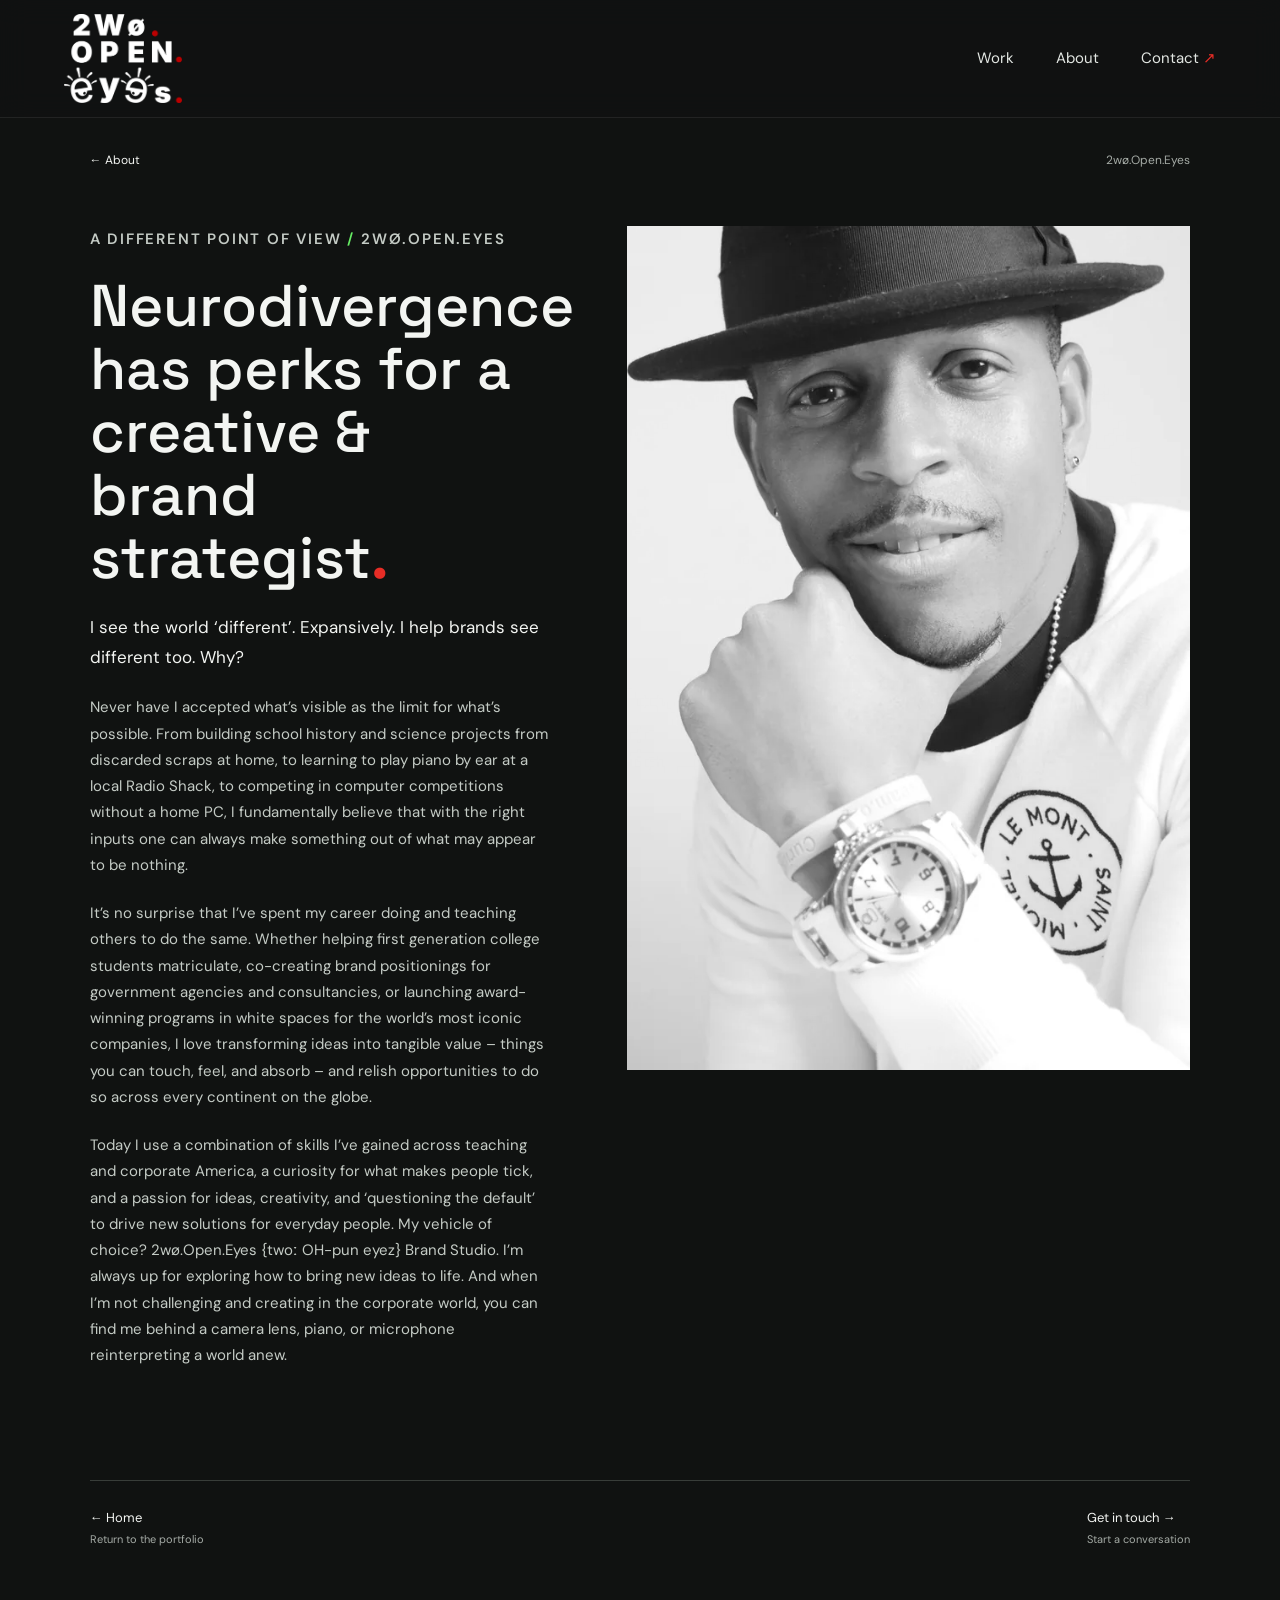
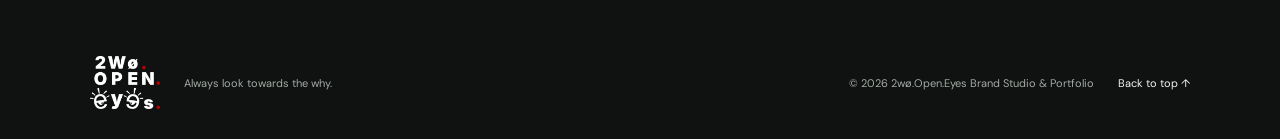
<file: about.html>
<!doctype html>
<html lang="en">
<head>
  <meta charset="utf-8">
  <meta name="viewport" content="width=device-width, initial-scale=1">
  <meta name="theme-color" content="#101211">
  <meta name="description" content="Derek Daniels on neurodivergence, creativity, and building new solutions for everyday people.">
  <title>About | 2wø.Open.Eyes Brand Studio &amp; Portfolio</title>
  <link rel="icon" type="image/webp" href="site-assets/web/2wo-logo.webp">
  <link rel="stylesheet" href="styles.css?v=20261110-fonts">
  <script src="script.js?v=20261103-17" defer></script>
</head>
<body>
  <a class="skip-link" href="#main">Skip to content</a>
  <header class="site-header">
    <a class="brand" href="index.html#top" aria-label="2wø.Open.Eyes Brand Studio &amp; Portfolio home">
      <img src="site-assets/web/2wo-logo.webp" alt="2wø.Open.Eyes" width="520" height="391">
    </a>
    <button class="menu-toggle" type="button" aria-expanded="false" aria-controls="primary-nav" aria-label="Open menu">
      <span></span><span></span>
    </button>
    <nav class="primary-nav" id="primary-nav" aria-label="Main navigation">
      <a href="index.html#work">Work</a>
      <a href="index.html#about">About</a>
      <a class="nav-contact" href="index.html#contact">Contact <span aria-hidden="true">↗</span></a>
    </nav>
  </header>

  <main id="main" class="case-detail">
    <nav class="case-breadcrumb" aria-label="Breadcrumb">
      <a href="index.html#about">← About</a>
      <span>2wø.Open.Eyes</span>
    </nav>

    <section class="about-detail-layout" id="about" aria-labelledby="about-title">
      <div class="about-detail-copy">
        <p class="eyebrow">A different point of view <span class="green-period">/</span> 2wø.Open.Eyes</p>
        <h1 id="about-title">Neurodivergence has perks for a creative &amp; brand strategist<b class="red-period">.</b></h1>
        <p class="about-detail-lead">I see the world ‘different’. Expansively. I help brands see different too. Why?</p>
        <p>Never have I accepted what’s visible as the limit for what’s possible. From building school history and science projects from discarded scraps at home, to learning to play piano by ear at a local Radio Shack, to competing in computer competitions without a home PC, I fundamentally believe that with the right inputs one can always make something out of what may appear to be nothing.</p>
        <p>It’s no surprise that I’ve spent my career doing and teaching others to do the same. Whether helping first generation college students matriculate, co-creating brand positionings for government agencies and consultancies, or launching award-winning programs in white spaces for the world’s most iconic companies, I love transforming ideas into tangible value – things you can touch, feel, and absorb – and relish opportunities to do so across every continent on the globe.</p>
        <p>Today I use a combination of skills I’ve gained across teaching and corporate America, a curiosity for what makes people tick, and a passion for ideas, creativity, and ‘questioning the default’ to drive new solutions for everyday people. My vehicle of choice? 2wø.Open.Eyes {twoː OH-pun eyez} Brand Studio. I’m always up for exploring how to bring new ideas to life. And when I’m not challenging and creating in the corporate world, you can find me behind a camera lens, piano, or microphone reinterpreting a world anew.</p>
      </div>
      <figure class="about-detail-photo">
        <img src="site-assets/web/profile-art.webp" alt="Portrait of Derek Daniels wearing a hat" width="667" height="1000" loading="lazy" decoding="async">
      </figure>
    </section>

    <nav class="case-next" aria-label="Page navigation">
      <a href="index.html#about">← Home<span>Return to the portfolio</span></a>
      <a href="index.html#contact">Get in touch →<span>Start a conversation</span></a>
    </nav>
  </main>

  <footer class="site-footer">
    <a class="footer-brand" href="index.html#top"><img src="site-assets/web/2wo-logo.webp" alt="2wø.Open.Eyes"></a>
    <p>Always look towards the why.</p>
    <span>© 2026 2wø.Open.Eyes Brand Studio &amp; Portfolio</span>
    <a href="#about" class="back-top">Back to top ↑</a>
  </footer>
</body>
</html>
</file>
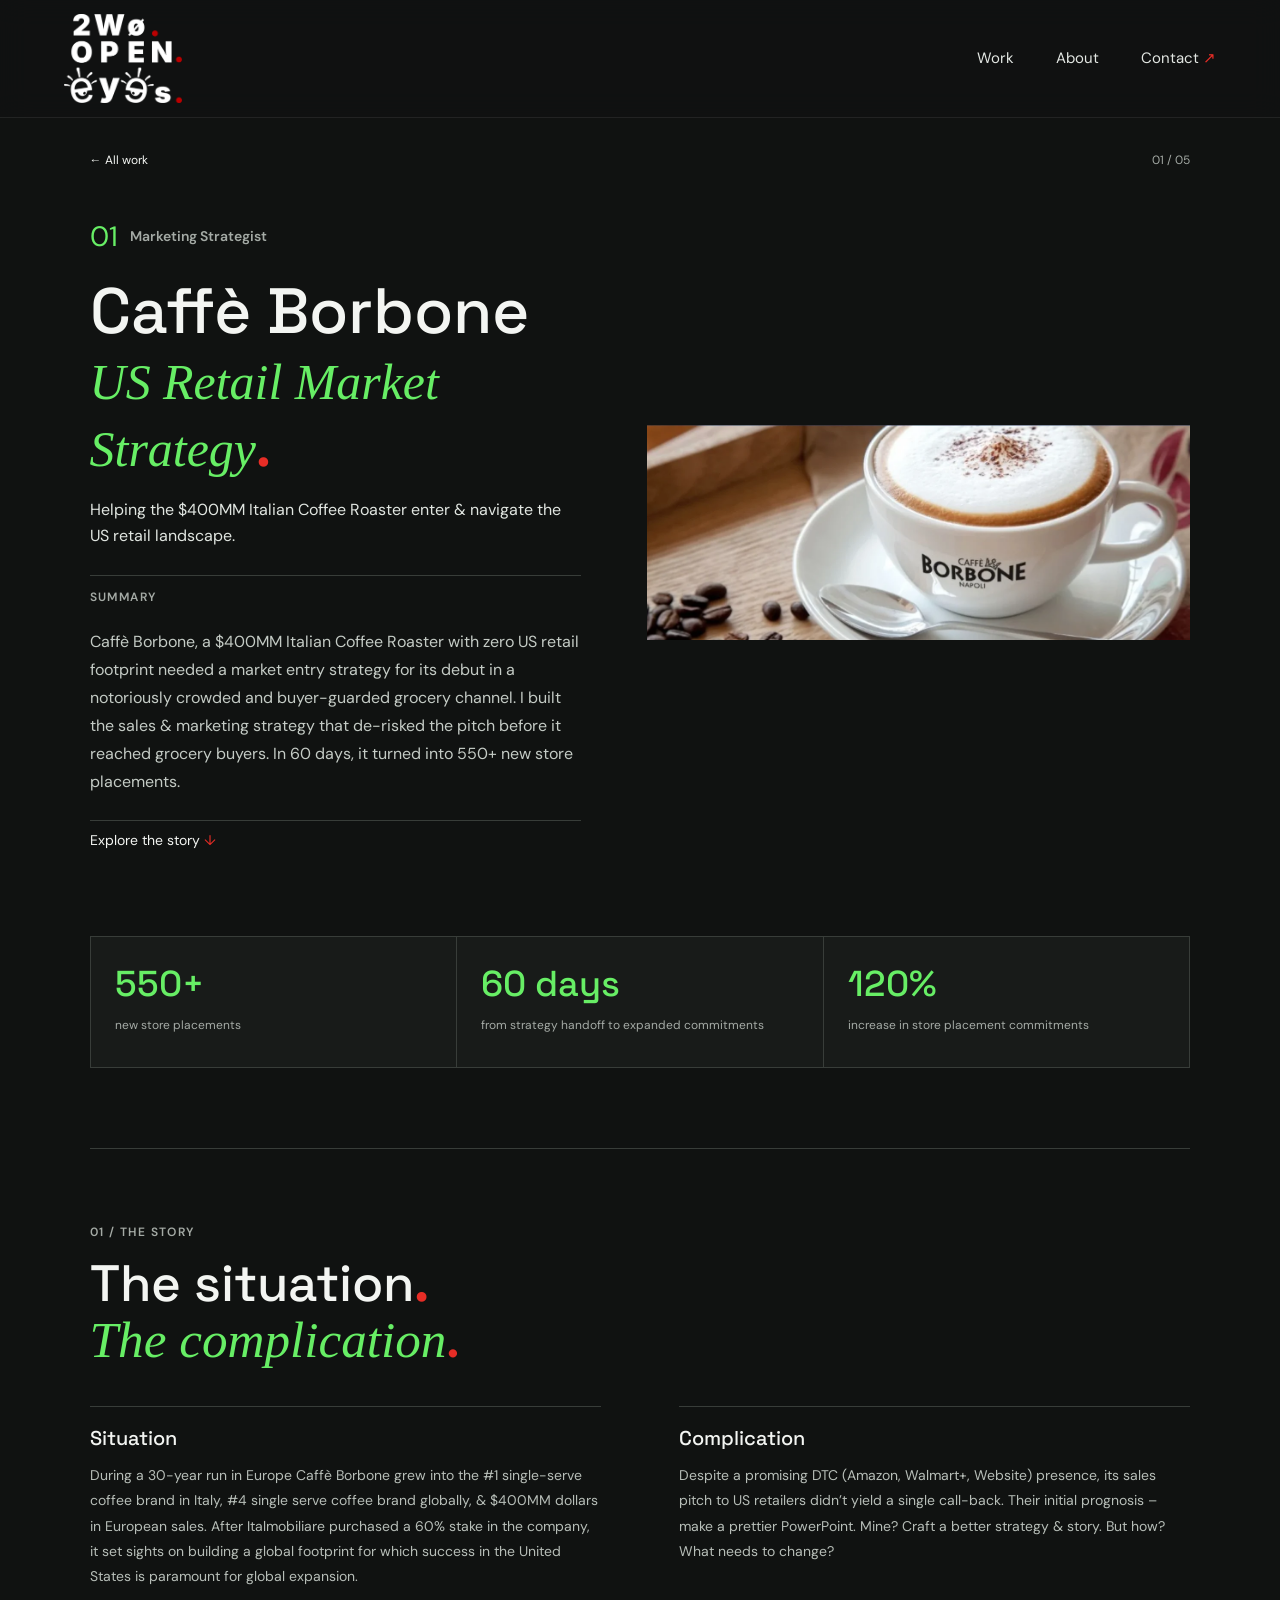
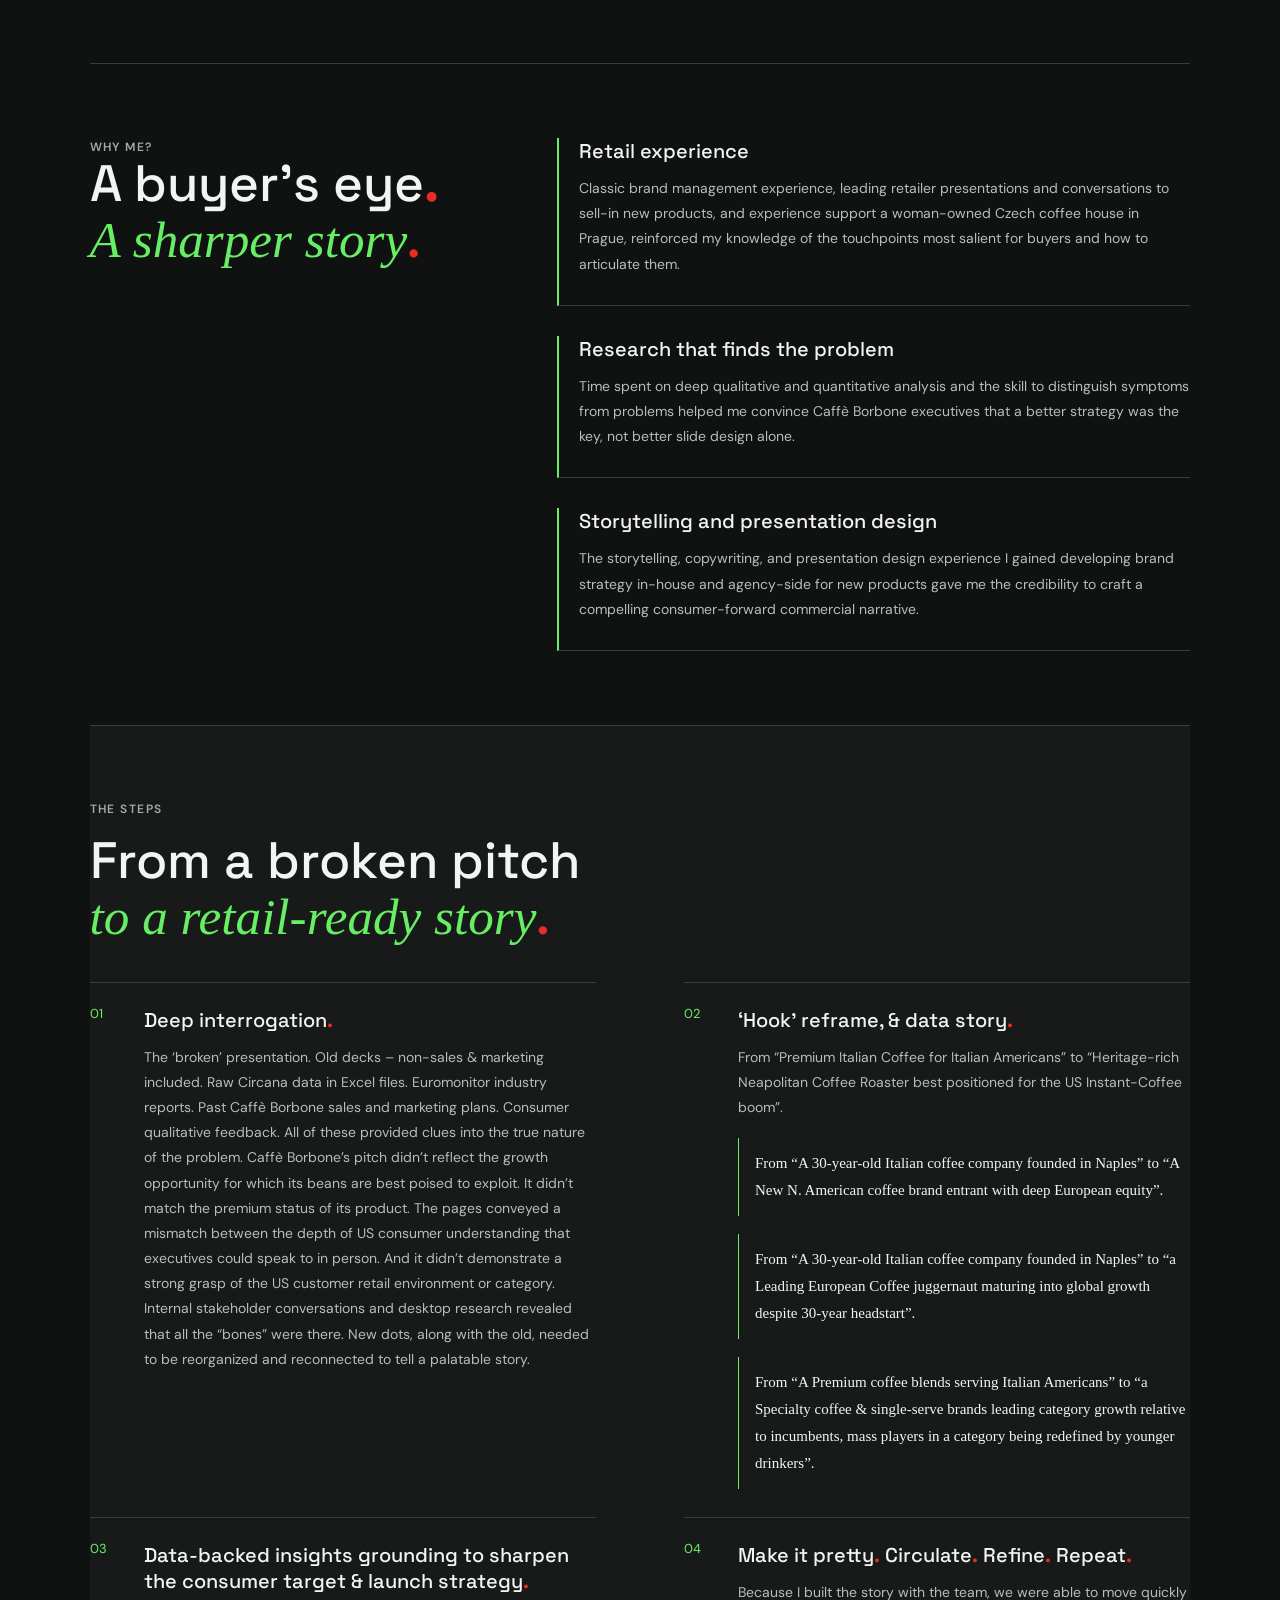
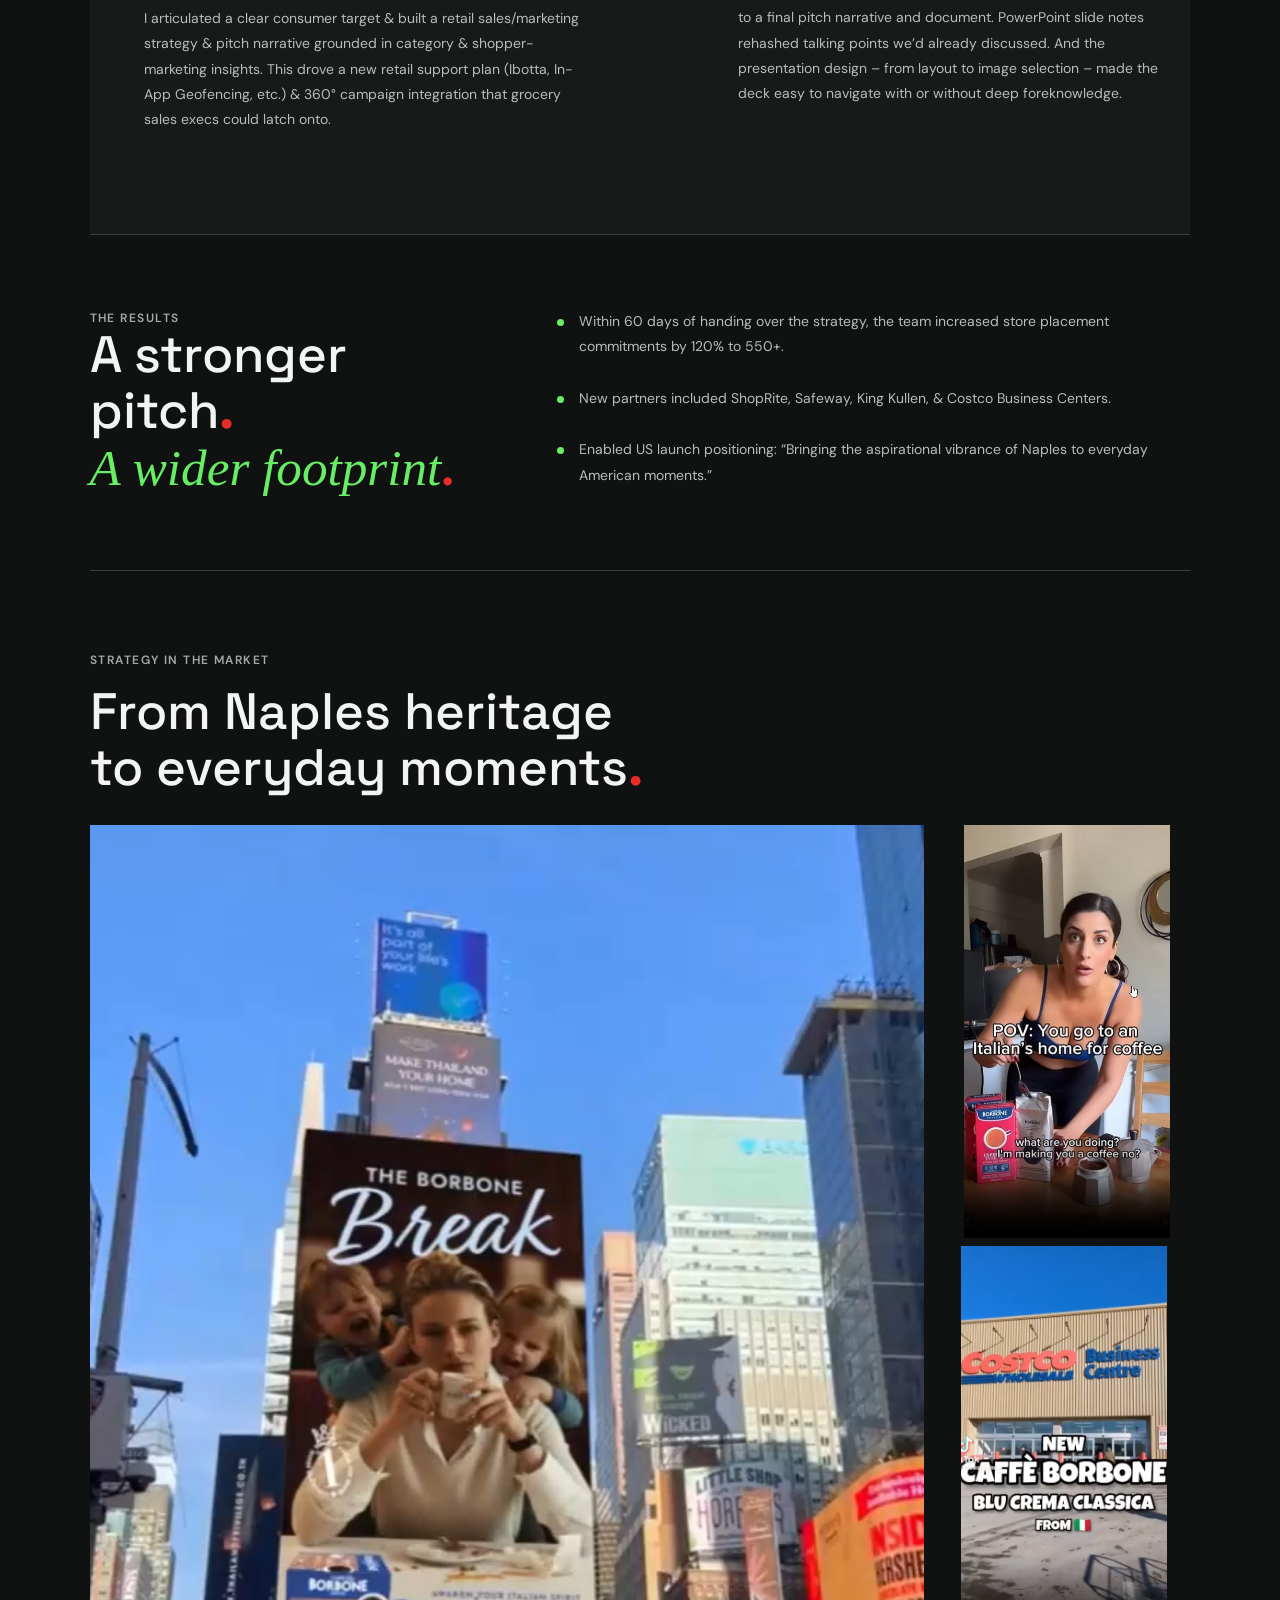
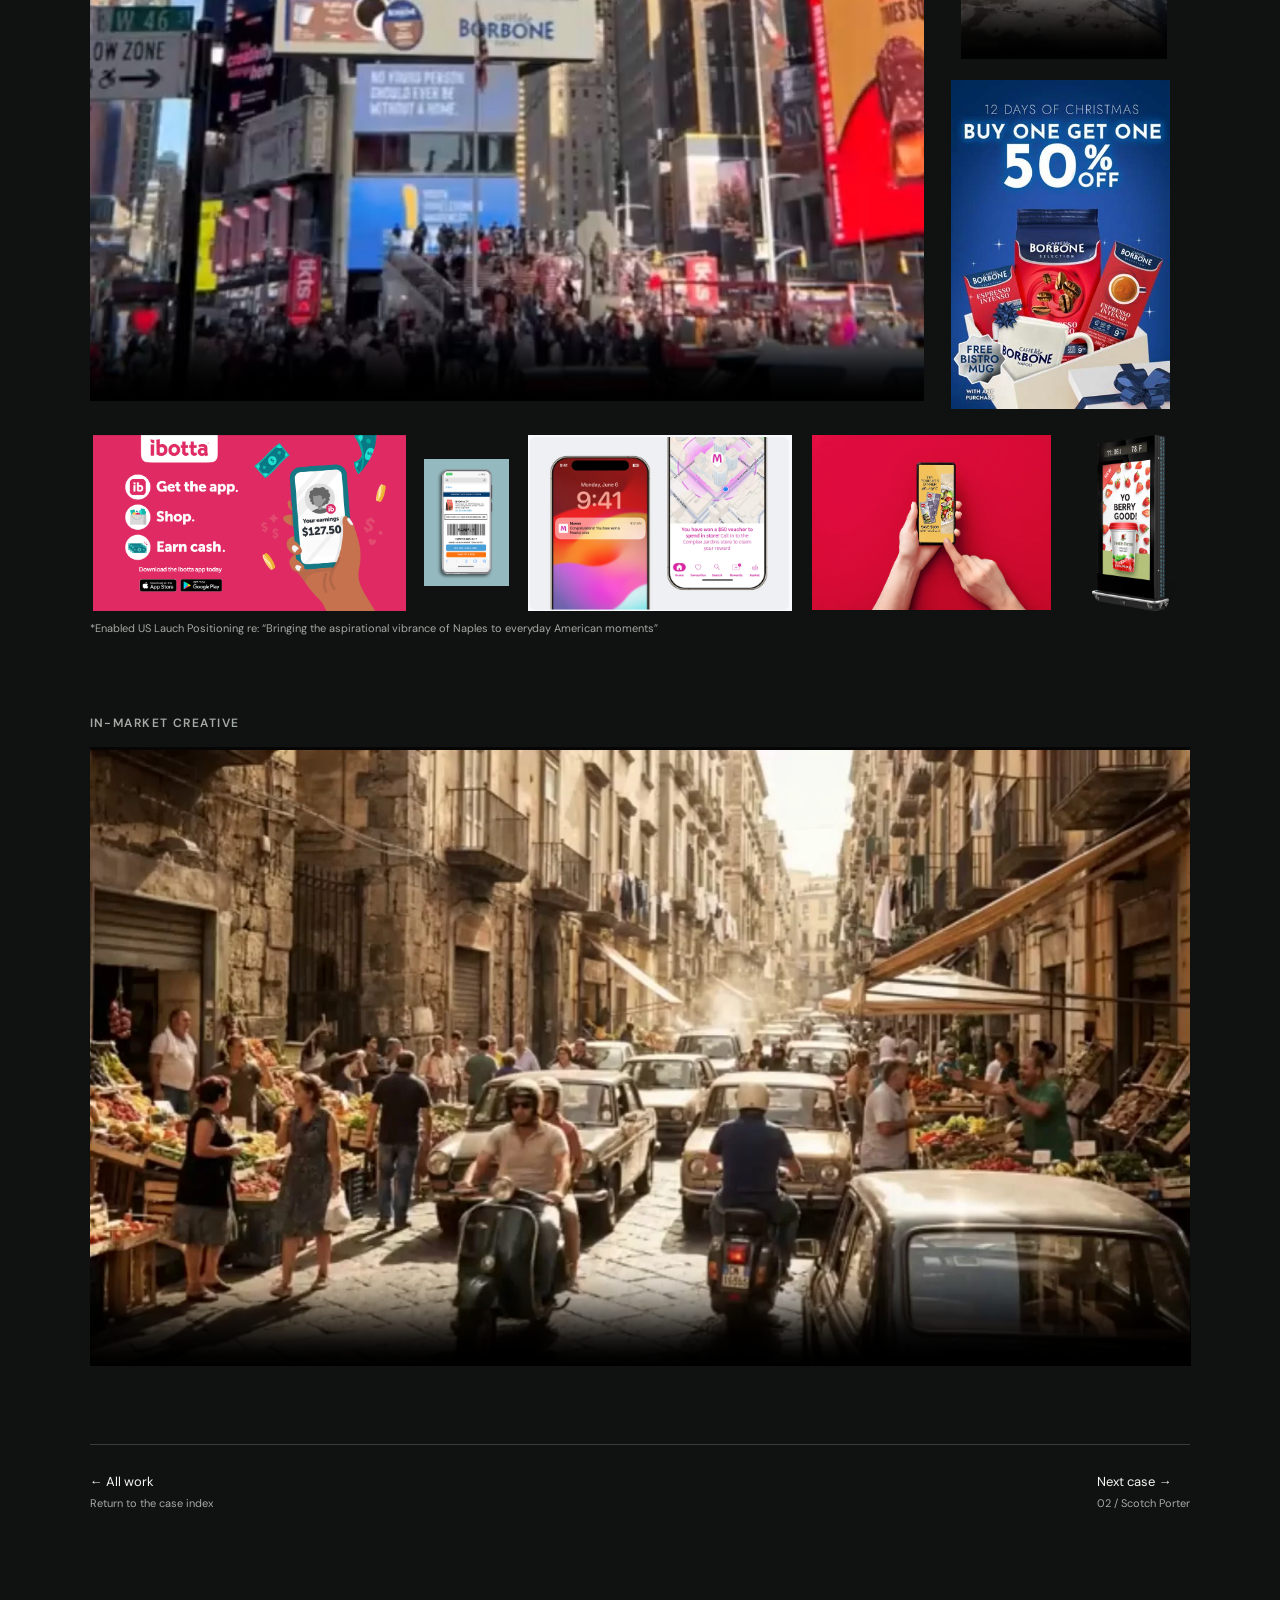
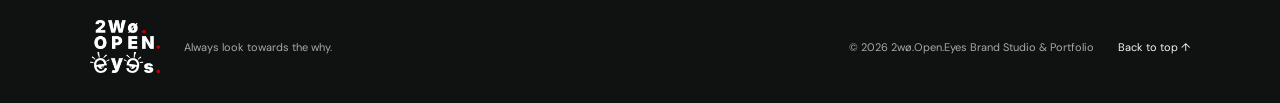
<file: cases/caffe-borbone.html>
<!doctype html>
<html lang="en">
<head>
  <meta charset="utf-8">
  <meta name="viewport" content="width=device-width, initial-scale=1">
  <meta name="theme-color" content="#101211">
  <meta name="description" content="How Caffè Borbone built a US retail market-entry strategy that led to 550+ new store placements.">
  <title>Caffè Borbone | 2wø.Open.Eyes Case Study</title>
  <link rel="icon" type="image/webp" href="../site-assets/web/2wo-logo.webp">
  <link rel="stylesheet" href="../styles.css?v=20261110-fonts">
  <script src="../script.js?v=20261103-17" defer></script>
</head>
<body>
  <a class="skip-link" href="#main">Skip to content</a>
  <header class="site-header">
    <a class="brand" href="../index.html#top" aria-label="2wø.Open.Eyes Brand Studio &amp; Portfolio home">
      <img src="../site-assets/web/2wo-logo.webp" alt="2wø.Open.Eyes" width="520" height="391">
    </a>
    <button class="menu-toggle" type="button" aria-expanded="false" aria-controls="primary-nav" aria-label="Open menu">
      <span></span><span></span>
    </button>
    <nav class="primary-nav" id="primary-nav" aria-label="Main navigation">
      <a href="../index.html#work">Work</a>
      <a href="../index.html#about">About</a>
      <a class="nav-contact" href="../index.html#contact">Contact <span aria-hidden="true">↗</span></a>
    </nav>
  </header>

  <main id="main" class="case-detail">
    <nav class="case-breadcrumb" aria-label="Breadcrumb">
      <a href="../index.html#work">← All work</a>
      <span>01 / 05</span>
    </nav>

    <section class="case-detail-hero" id="top" aria-labelledby="case-title">
      <div class="case-detail-hero__copy">
        <p class="case-kicker"><span>01</span> Marketing Strategist</p>
        <h1 id="case-title">Caffè Borbone<br><span class="no-break"><em>US Retail Market Strategy</em><b class="red-period">.</b></span></h1>
        <p class="case-deck-line">Helping the $400MM Italian Coffee Roaster enter &amp; navigate the US retail landscape.</p>
        <hr class="case-detail-divider">
        <p class="eyebrow">Summary</p>
        <p class="case-detail-summary">Caffè Borbone, a $400MM Italian Coffee Roaster with zero US retail footprint needed a market entry strategy for its debut in a notoriously crowded and buyer-guarded grocery channel. I built the sales &amp; marketing strategy that de-risked the pitch before it reached grocery buyers. In 60 days, it turned into 550+ new store placements.</p>
        <hr class="case-detail-divider case-detail-divider--explore">
        <a class="text-link" href="#story">Explore the story <span aria-hidden="true">↓</span></a>
      </div>
      <figure class="case-detail-hero__image">
        <img src="../site-assets/web/case-caffe.webp" alt="Caffè Borbone espresso served in a branded cup" width="1265" height="499" fetchpriority="high">
      </figure>
    </section>

    <section class="case-highlights" aria-label="Case highlights">
      <div class="case-highlight"><strong>550+</strong><span>new store placements</span></div>
      <div class="case-highlight"><strong>60 days</strong><span>from strategy handoff to expanded commitments</span></div>
      <div class="case-highlight"><strong>120%</strong><span>increase in store placement commitments</span></div>
    </section>

    <section class="case-detail-section" id="story" aria-labelledby="story-title">
      <p class="eyebrow">01 / The story</p>
      <h2 id="story-title">The situation<b class="red-period">.</b><br><em>The complication<b class="red-period">.</b></em></h2>
      <div class="case-story-grid">
        <article>
          <h3>Situation</h3>
          <p>During a 30-year run in Europe Caffè Borbone grew into the #1 single-serve coffee brand in Italy, #4 single serve coffee brand globally, &amp; $400MM dollars in European sales. After Italmobiliare purchased a 60% stake in the company, it set sights on building a global footprint for which success in the United States is paramount for global expansion.</p>
        </article>
        <article>
          <h3>Complication</h3>
          <p>Despite a promising DTC (Amazon, Walmart+, Website) presence, its sales pitch to US retailers didn’t yield a single call-back. Their initial prognosis – make a prettier PowerPoint. Mine? Craft a better strategy &amp; story. But how? What needs to change?</p>
        </article>
      </div>
    </section>

    <section class="case-detail-section case-why" aria-labelledby="why-title">
      <div class="case-why-intro">
        <p class="eyebrow">Why me?</p>
        <h2 id="why-title">A buyer’s eye<b class="red-period">.</b><br><em>A sharper story<b class="red-period">.</b></em></h2>
      </div>
      <div class="case-why-list">
        <article>
          <h3>Retail experience</h3>
          <p>Classic brand management experience, leading retailer presentations and conversations to sell-in new products, and experience support a woman-owned Czech coffee house in Prague, reinforced my knowledge of the touchpoints most salient for buyers and how to articulate them.</p>
        </article>
        <article>
          <h3>Research that finds the problem</h3>
          <p>Time spent on deep qualitative and quantitative analysis and the skill to distinguish symptoms from problems helped me convince Caffè Borbone executives that a better strategy was the key, not better slide design alone.</p>
        </article>
        <article>
          <h3>Storytelling and presentation design</h3>
          <p>The storytelling, copywriting, and presentation design experience I gained developing brand strategy in-house and agency-side for new products gave me the credibility to craft a compelling consumer-forward commercial narrative.</p>
        </article>
      </div>
    </section>

    <section class="case-detail-section case-process" aria-labelledby="steps-title">
      <p class="eyebrow">The steps</p>
      <h2 id="steps-title">From a broken pitch<br><em>to a retail-ready story<b class="red-period">.</b></em></h2>
      <ol class="case-process-list">
        <li>
          <h3>Deep interrogation<b class="red-period">.</b></h3>
          <p>The ‘broken’ presentation. Old decks – non-sales &amp; marketing included. Raw Circana data in Excel files. Euromonitor industry reports. Past Caffè Borbone sales and marketing plans. Consumer qualitative feedback. All of these provided clues into the true nature of the problem. Caffè Borbone’s pitch didn’t reflect the growth opportunity for which its beans are best poised to exploit. It didn’t match the premium status of its product. The pages conveyed a mismatch between the depth of US consumer understanding that executives could speak to in person. And it didn’t demonstrate a strong grasp of the US customer retail environment or category. Internal stakeholder conversations and desktop research revealed that all the “bones” were there. New dots, along with the old, needed to be reorganized and reconnected to tell a palatable story.</p>
        </li>
        <li>
          <h3>‘Hook’ reframe, &amp; data story<b class="red-period">.</b></h3>
          <p>From “Premium Italian Coffee for Italian Americans” to “Heritage-rich Neapolitan Coffee Roaster best positioned for the US Instant-Coffee boom”.</p>
          <p class="case-quote">From “A 30-year-old Italian coffee company founded in Naples” to “A New N. American coffee brand entrant with deep European equity”.</p>
          <p class="case-quote">From “A 30-year-old Italian coffee company founded in Naples” to “a Leading European Coffee juggernaut maturing into global growth despite 30-year headstart”.</p>
          <p class="case-quote">From “A Premium coffee blends serving Italian Americans” to “a Specialty coffee &amp; single-serve brands leading category growth relative to incumbents, mass players in a category being redefined by younger drinkers”.</p>
        </li>
        <li>
          <h3>Data-backed insights grounding to sharpen the consumer target &amp; launch strategy<b class="red-period">.</b></h3>
          <p>I articulated a clear consumer target &amp; built a retail sales/marketing strategy &amp; pitch narrative grounded in category &amp; shopper-marketing insights. This drove a new retail support plan (Ibotta, In-App Geofencing, etc.) &amp; 360° campaign integration that grocery sales execs could latch onto.</p>
        </li>
        <li>
          <h3>Make it pretty<b class="red-period">.</b> Circulate<b class="red-period">.</b> Refine<b class="red-period">.</b> Repeat<b class="red-period">.</b></h3>
          <p>Because I built the story with the team, we were able to move quickly to a final pitch narrative and document. PowerPoint slide notes rehashed talking points we’d already discussed. And the presentation design – from layout to image selection – made the deck easy to navigate with or without deep foreknowledge.</p>
        </li>
      </ol>
    </section>

    <section class="case-detail-section case-results" aria-labelledby="results-title">
      <div>
        <p class="eyebrow">The results</p>
        <h2 id="results-title">A stronger pitch<b class="red-period">.</b><br><em>A wider footprint<b class="red-period">.</b></em></h2>
      </div>
      <ul class="case-results-list">
        <li>Within 60 days of handing over the strategy, the team increased store placement commitments by 120% to 550+.</li>
        <li>New partners included ShopRite, Safeway, King Kullen, &amp; Costco Business Centers.</li>
        <li>Enabled US launch positioning: “Bringing the aspirational vibrance of Naples to everyday American moments.”</li>
      </ul>
    </section>

    <section class="case-gallery" aria-labelledby="gallery-title">
      <p class="eyebrow">Strategy in the market</p>
      <h2 id="gallery-title">From Naples heritage<br><em>to everyday moments<b class="red-period">.</b></em></h2>
      <div class="case-collage case-collage--caffe" aria-label="Caffè Borbone slide 6 campaign collage">
        <figure class="caffe-billboard">
          <video autoplay muted controls playsinline preload="metadata" poster="../site-assets/media/image41.png" aria-label="Caffè Borbone Break campaign video">
            <source src="../site-assets/media/Caffe%20Borbone%20Break.mp4" type="video/mp4">
          </video>
        </figure>
        <div class="caffe-creator-stack">
          <figure class="caffe-reel-first">
            <video autoplay muted controls playsinline preload="metadata" poster="../site-assets/media/image39.png" aria-label="Caffè Borbone Creator 1 video">
              <source src="../site-assets/media/Caffe%20Borbone%20Creator%201.mp4" type="video/mp4">
            </video>
          </figure>
          <figure class="caffe-reel-second">
            <video autoplay muted controls playsinline preload="metadata" poster="../site-assets/media/image38.png" aria-label="Caffè Borbone Creator 2 video">
              <source src="../site-assets/media/Caffe%20Borbone%20Creator%202.mp4" type="video/mp4">
            </video>
          </figure>
          <figure class="caffe-reel-third"><img src="../site-assets/media/image40.jpeg" alt="Caffè Borbone retail promotion" loading="lazy" decoding="async"></figure>
        </div>
        <div class="caffe-logo-row" aria-label="Retail and campaign touchpoints">
          <img class="caffe-logo-ibotta" src="../site-assets/media/image42.png" alt="Ibotta grocery savings app" loading="lazy" decoding="async">
          <img class="caffe-logo-retail" src="../site-assets/media/image45.png" alt="Mobile retail campaign" loading="lazy" decoding="async">
          <img class="caffe-logo-mobile" src="../site-assets/media/image46.png" alt="Mobile shopping experience" loading="lazy" decoding="async">
          <img class="caffe-logo-activation" src="../site-assets/media/image44.png" alt="Caffè Borbone shopper activation" loading="lazy" decoding="async">
          <img class="caffe-logo-display" src="../site-assets/media/image43.png" alt="Caffè Borbone retail display" loading="lazy" decoding="async">
        </div>
      </div>
      <p class="case-collage-credit">*Enabled US Lauch Positioning re: “Bringing the aspirational vibrance of Naples to everyday American moments”</p>
    </section>

    <section class="case-feature-media" aria-labelledby="case-video-title">
      <p class="eyebrow">In-market creative</p>
      <h2 id="case-video-title" class="visually-hidden">Caffè Borbone campaign video</h2>
      <video autoplay muted controls playsinline preload="metadata" poster="../site-assets/web/poster-caffe-borbone.webp" aria-label="Caffè Borbone campaign video">
        <source src="../site-assets/video/caffe-borbone.mp4" type="video/mp4">
      </video>
    </section>

    <nav class="case-next" aria-label="Case navigation">
      <a href="../index.html#work">← All work<span>Return to the case index</span></a>
      <a href="scotch-porter.html">Next case →<span>02 / Scotch Porter</span></a>
    </nav>
  </main>

  <footer class="site-footer">
    <a class="footer-brand" href="../index.html#top"><img src="../site-assets/web/2wo-logo.webp" alt="2wø.Open.Eyes"></a>
    <p>Always look towards the why.</p>
    <span>© 2026 2wø.Open.Eyes Brand Studio &amp; Portfolio</span>
    <a href="#top" class="back-top">Back to top ↑</a>
  </footer>
</body>
</html>
</file>
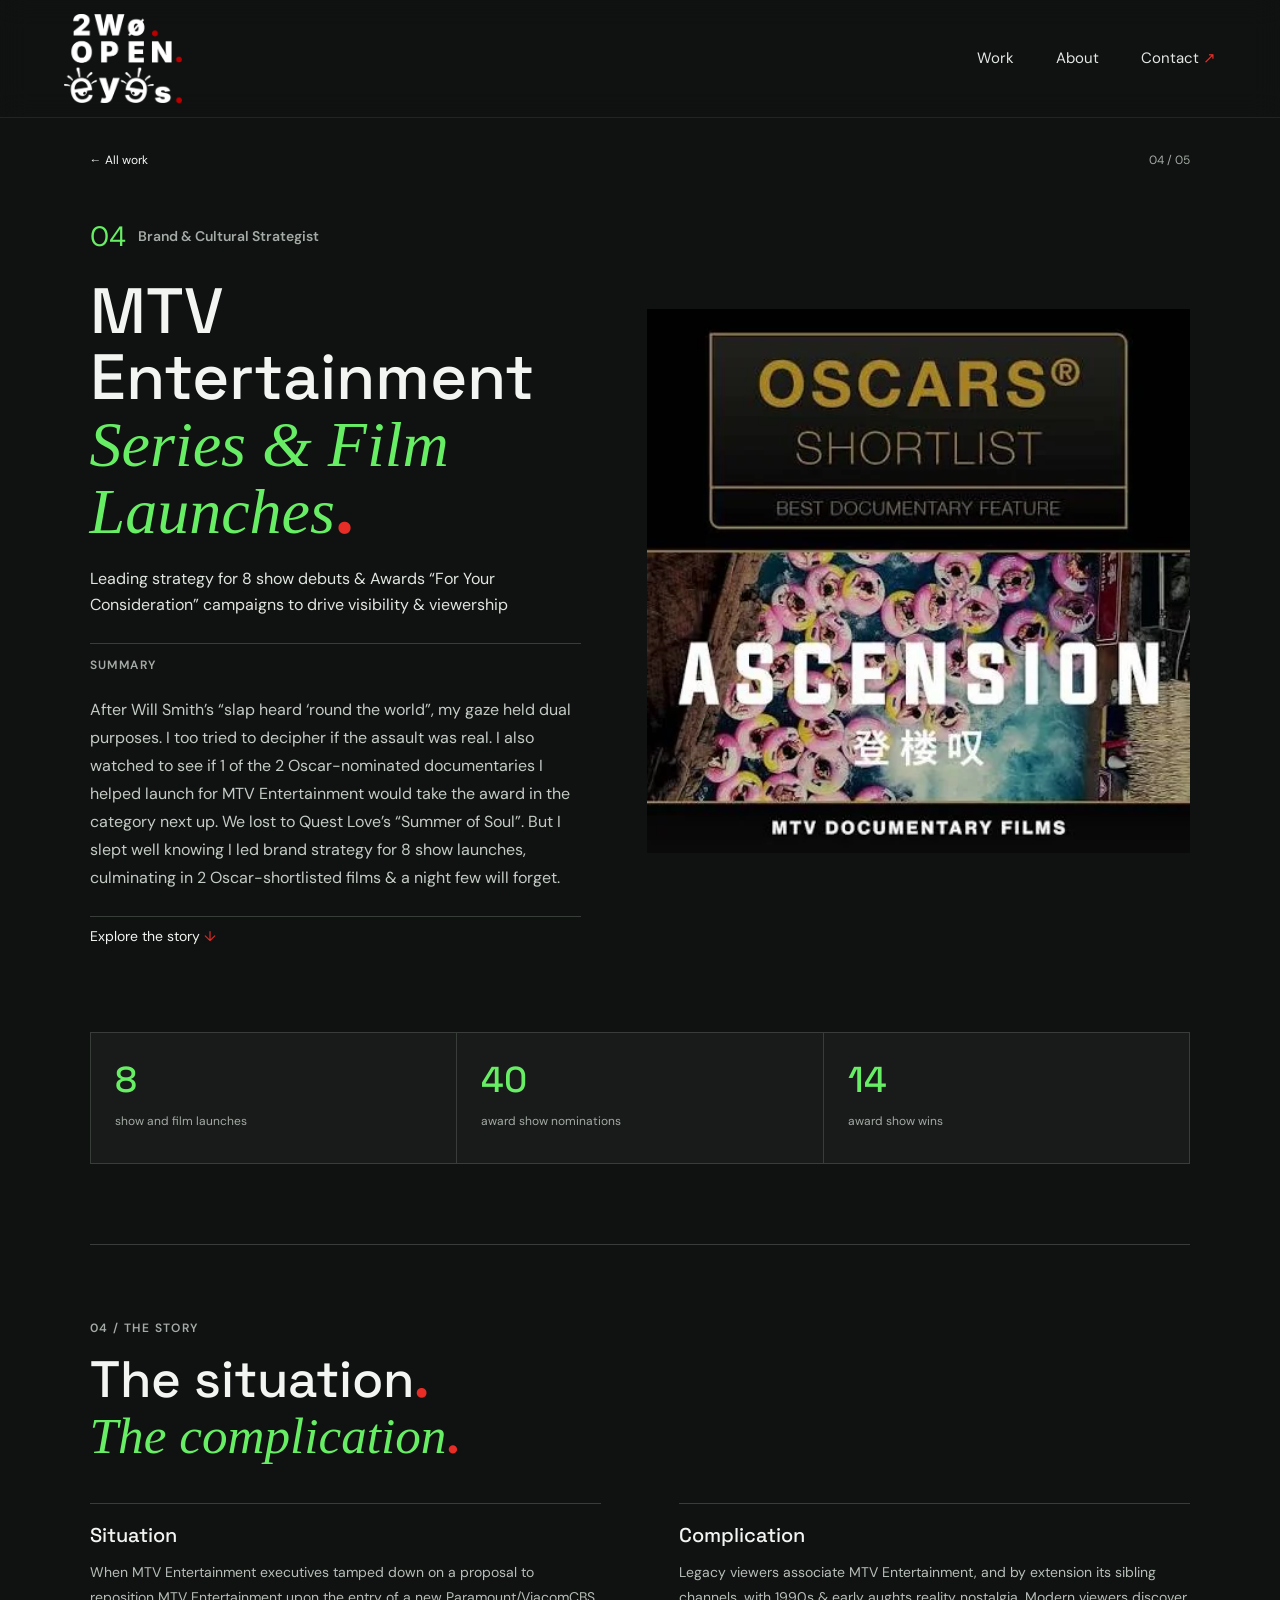
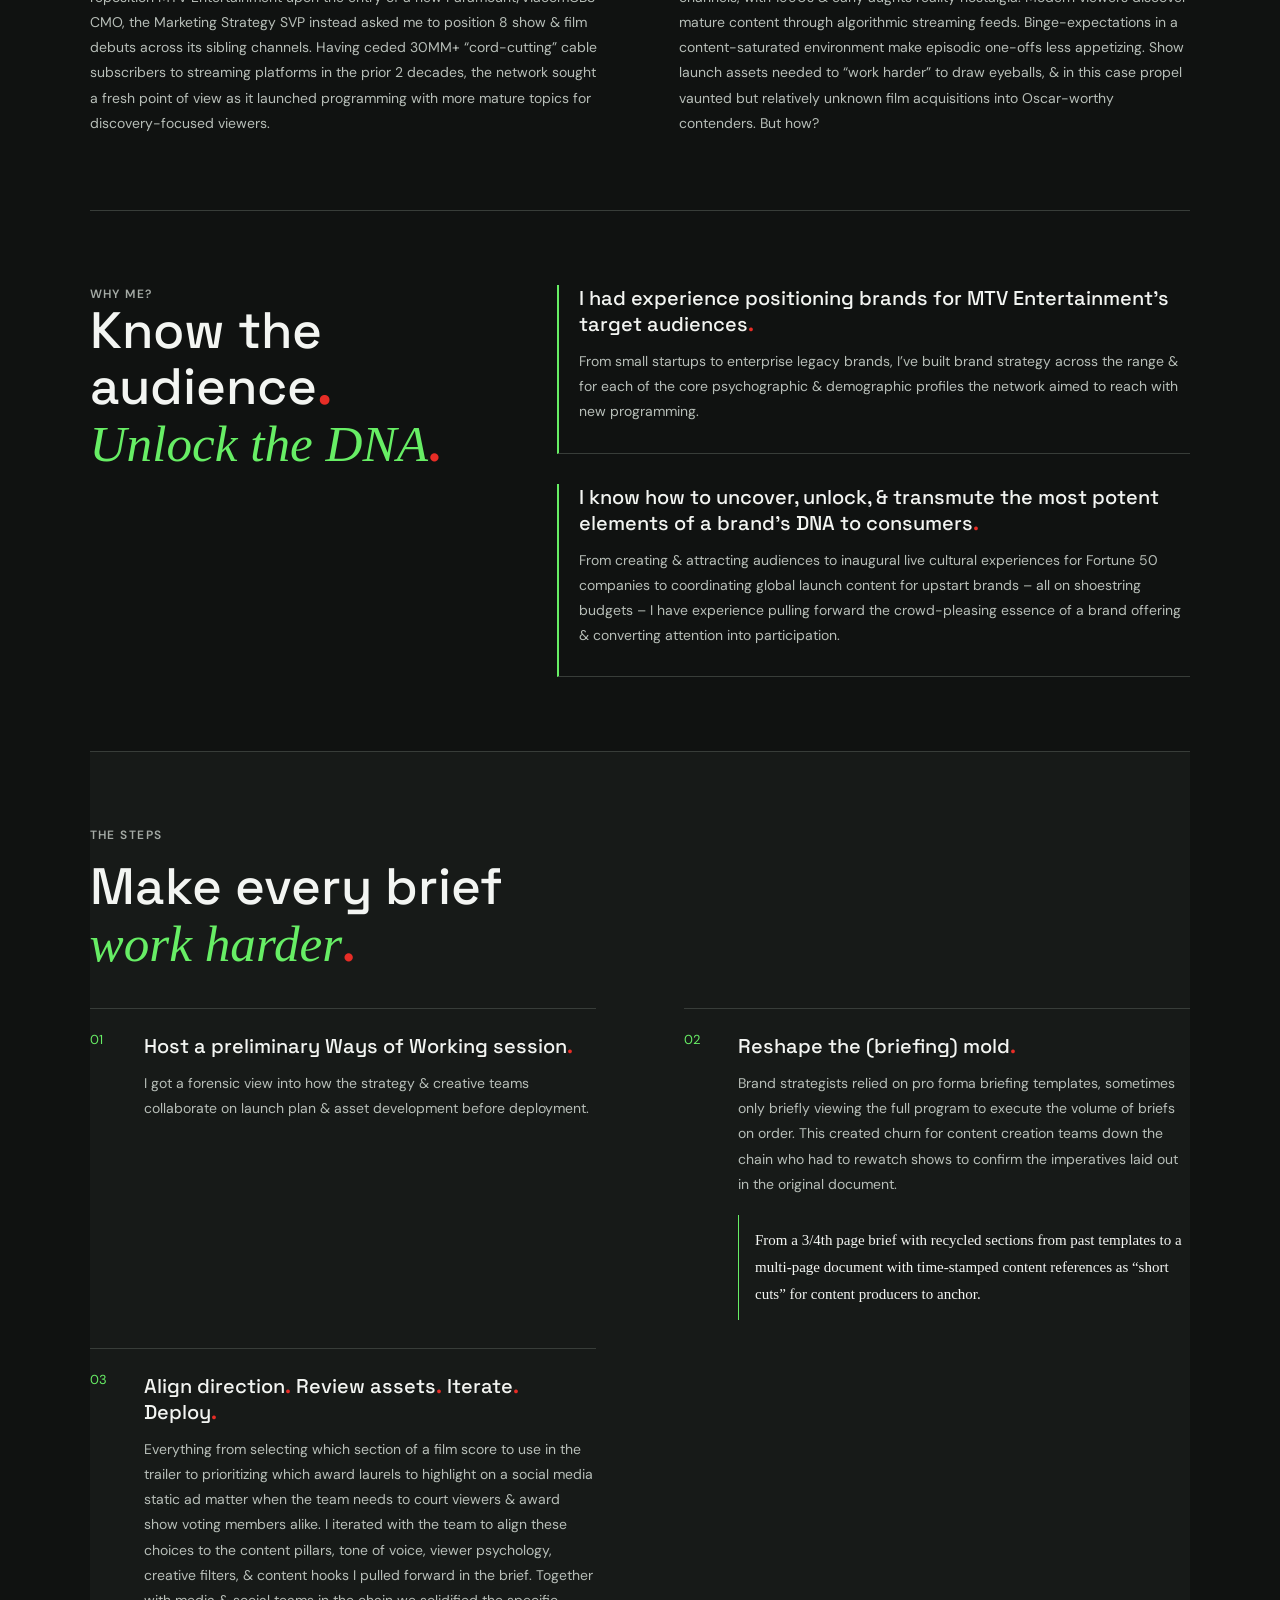
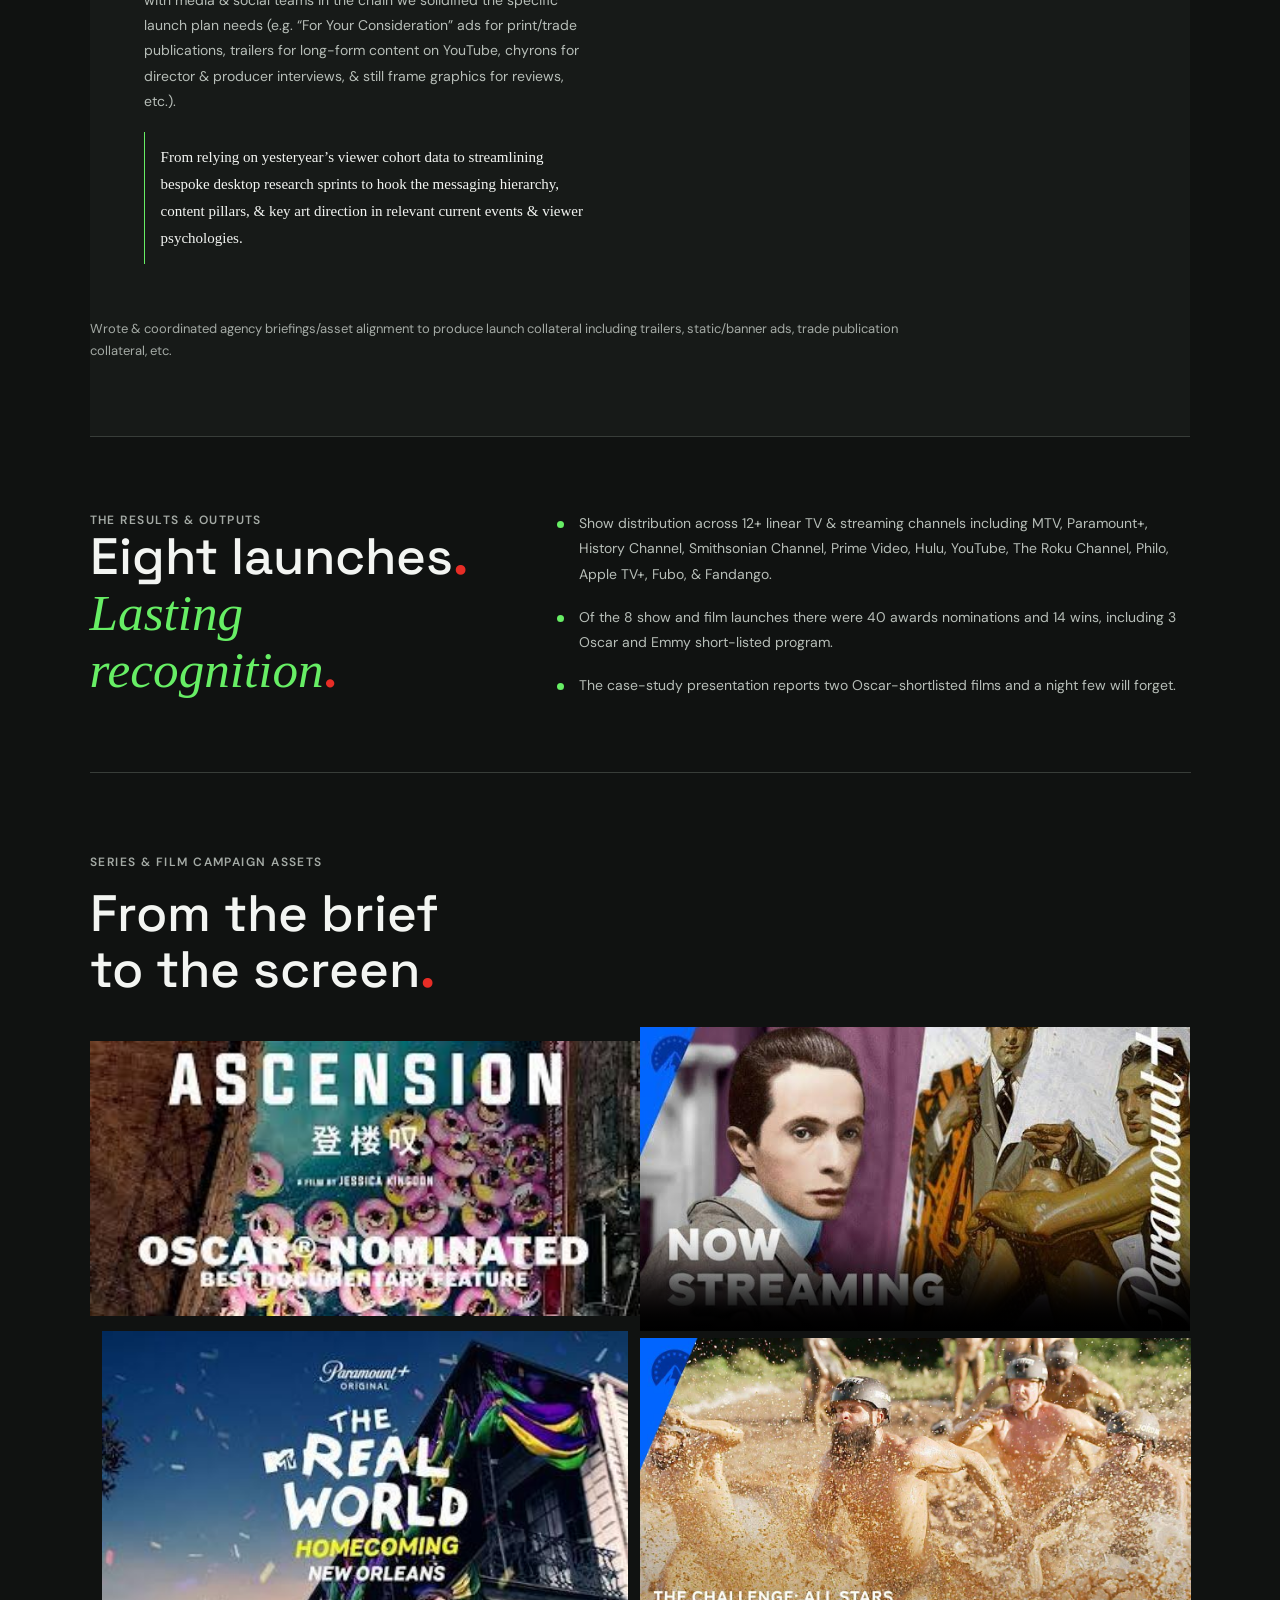
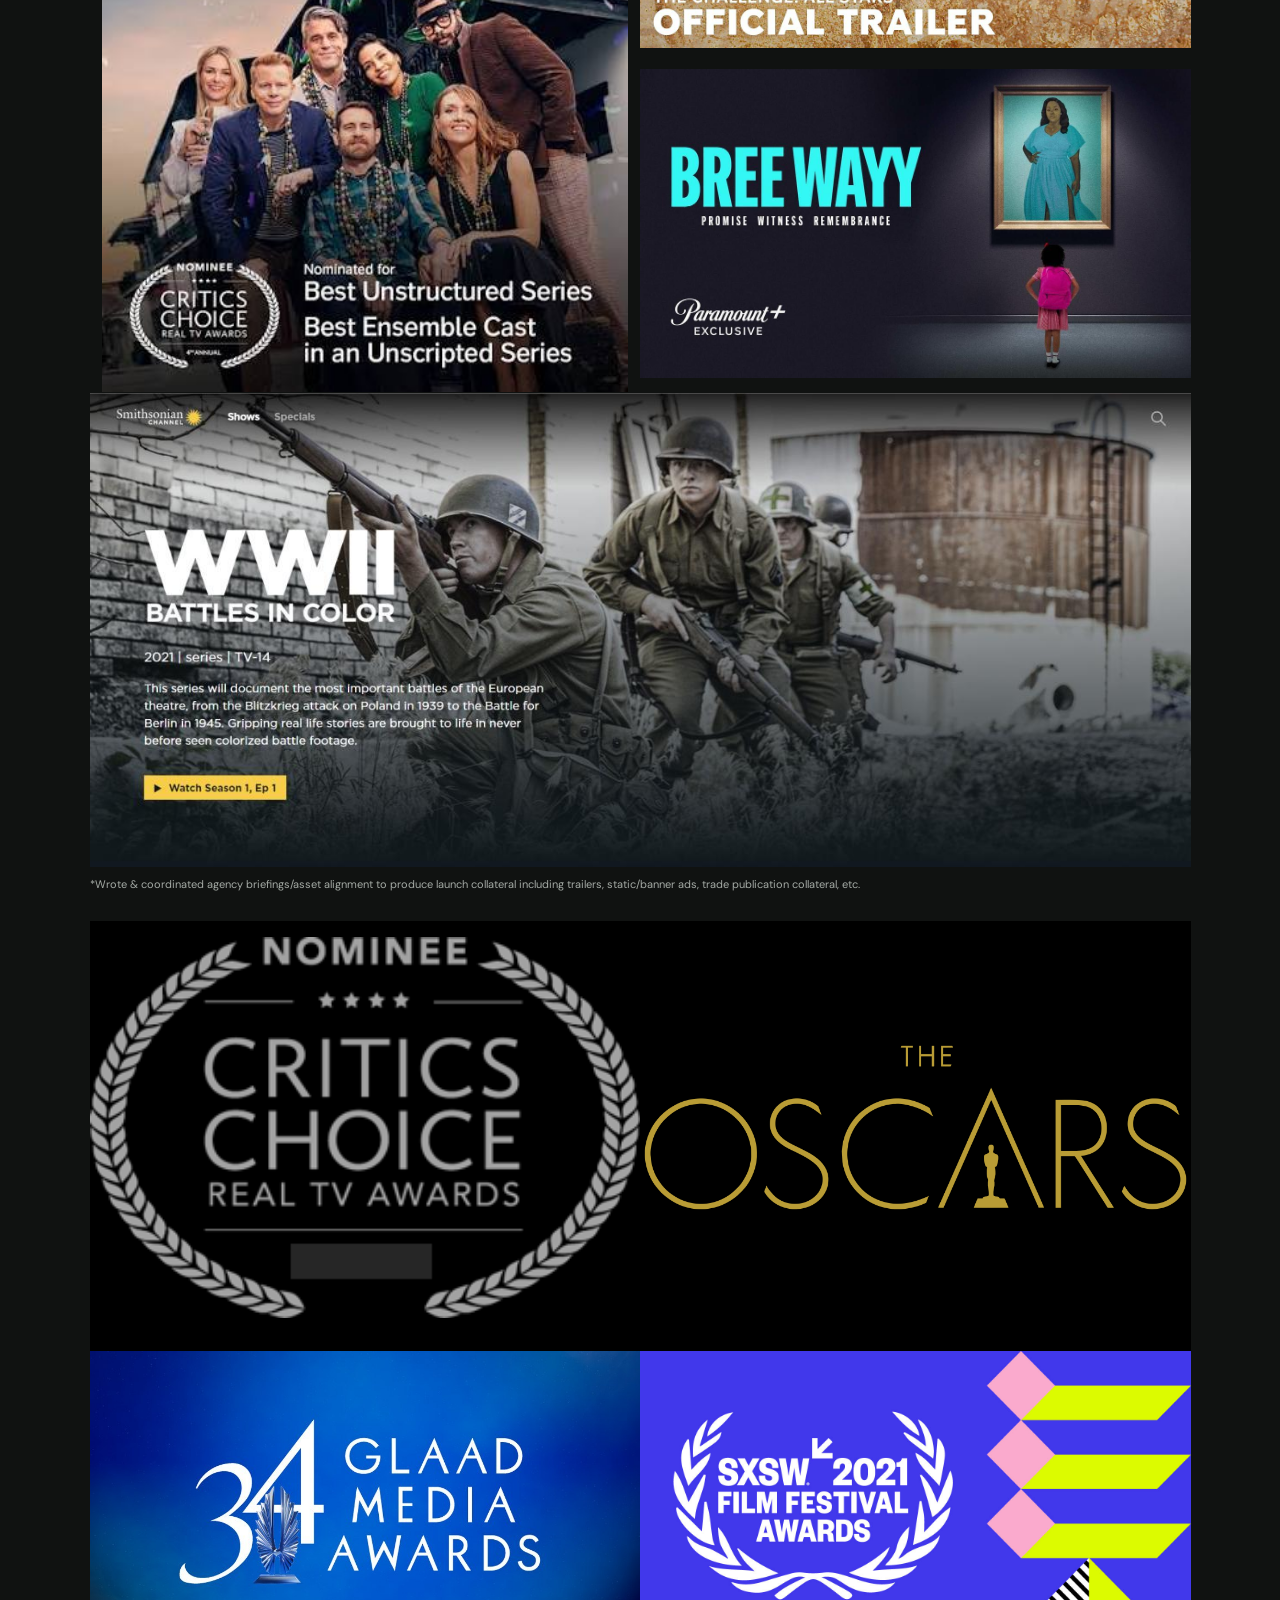
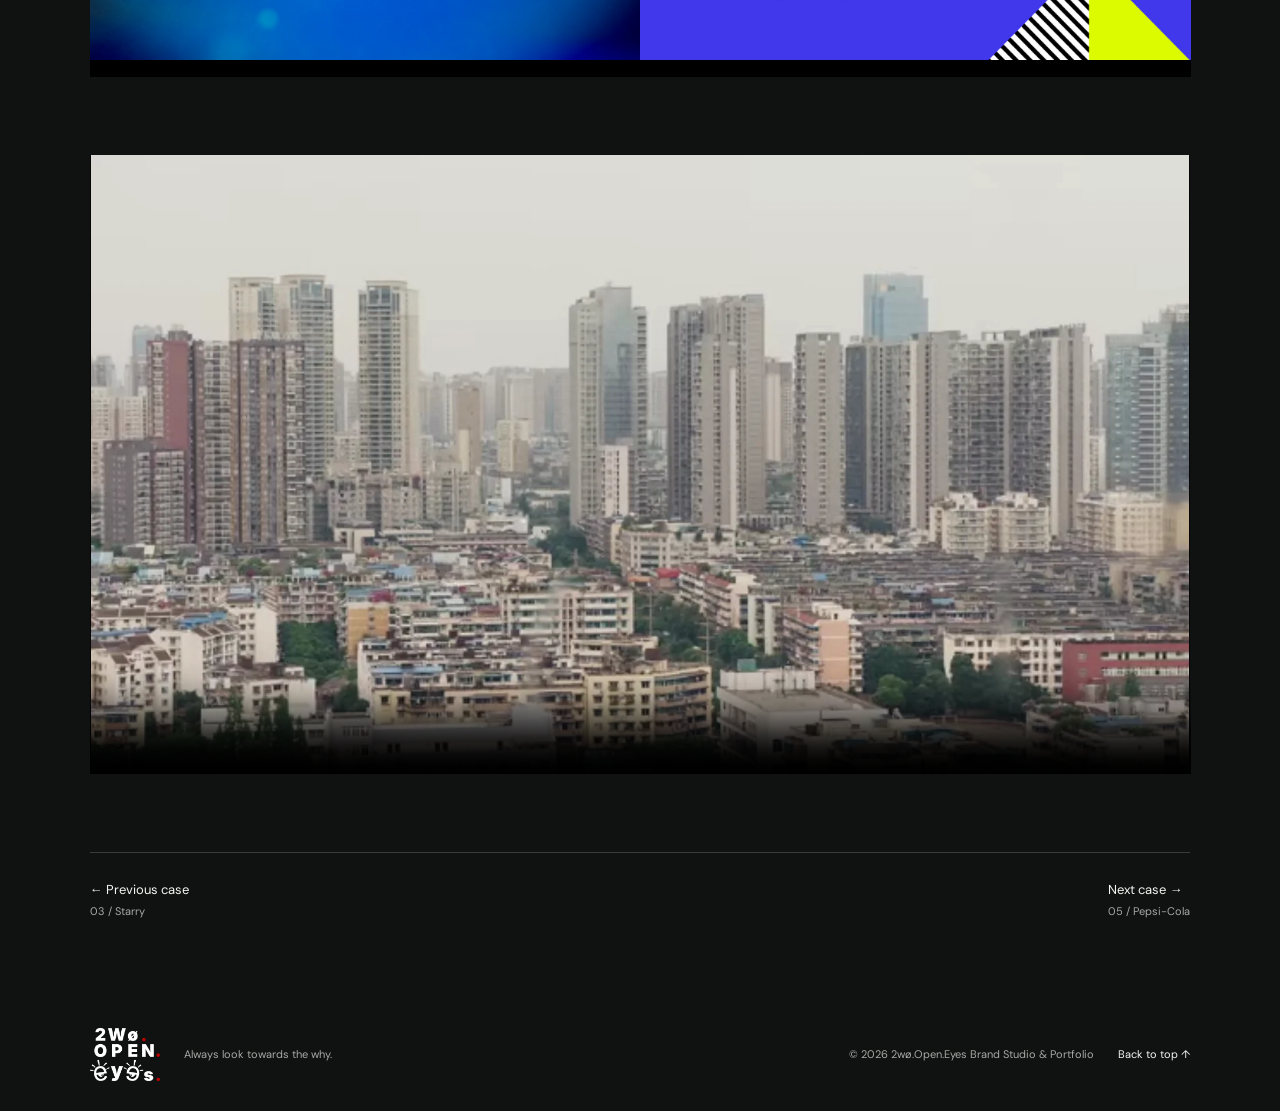
<file: cases/mtv-entertainment.html>
<!doctype html>
<html lang="en">
<head>
  <meta charset="utf-8">
  <meta name="viewport" content="width=device-width, initial-scale=1">
  <meta name="theme-color" content="#101211">
  <meta name="description" content="Brand strategy for eight MTV Entertainment show and film launches, with 40 awards nominations and 14 wins.">
  <title>MTV Entertainment | 2wø.Open.Eyes Case Study</title>
  <link rel="icon" type="image/webp" href="../site-assets/web/2wo-logo.webp">
  <link rel="stylesheet" href="../styles.css?v=20261110-fonts">
  <script src="../script.js?v=20261103-17" defer></script>
</head>
<body>
  <a class="skip-link" href="#main">Skip to content</a>
  <header class="site-header">
    <a class="brand" href="../index.html#top" aria-label="2wø.Open.Eyes Brand Studio &amp; Portfolio home">
      <img src="../site-assets/web/2wo-logo.webp" alt="2wø.Open.Eyes" width="520" height="391">
    </a>
    <button class="menu-toggle" type="button" aria-expanded="false" aria-controls="primary-nav" aria-label="Open menu">
      <span></span><span></span>
    </button>
    <nav class="primary-nav" id="primary-nav" aria-label="Main navigation">
      <a href="../index.html#work">Work</a>
      <a href="../index.html#about">About</a>
      <a class="nav-contact" href="../index.html#contact">Contact <span aria-hidden="true">↗</span></a>
    </nav>
  </header>

  <main id="main" class="case-detail">
    <nav class="case-breadcrumb" aria-label="Breadcrumb">
      <a href="../index.html#work">← All work</a>
      <span>04 / 05</span>
    </nav>

    <section class="case-detail-hero" id="top" aria-labelledby="case-title">
      <div class="case-detail-hero__copy">
        <p class="case-kicker"><span>04</span> Brand &amp; Cultural Strategist</p>
        <h1 id="case-title">MTV Entertainment<br><em>Series &amp; Film Launches</em><b class="red-period">.</b></h1>
        <p class="case-deck-line">Leading strategy for 8 show debuts &amp; Awards “For Your Consideration” campaigns to drive visibility &amp; viewership</p>
        <hr class="case-detail-divider">
        <p class="eyebrow">Summary</p>
        <p class="case-detail-summary">After Will Smith’s “slap heard ‘round the world”, my gaze held dual purposes. I too tried to decipher if the assault was real. I also watched to see if 1 of the 2 Oscar-nominated documentaries I helped launch for MTV Entertainment would take the award in the category next up. We lost to Quest Love’s “Summer of Soul”. But I slept well knowing I led brand strategy for 8 show launches, culminating in 2 Oscar-shortlisted films &amp; a night few will forget.</p>
        <hr class="case-detail-divider case-detail-divider--explore">
        <a class="text-link" href="#story">Explore the story <span aria-hidden="true">↓</span></a>
      </div>
      <figure class="case-detail-hero__image">
        <img src="../site-assets/web/case-mtv.webp" alt="Ascension documentary artwork with an Oscars shortlist graphic" width="447" height="447" fetchpriority="high">
      </figure>
    </section>

    <section class="case-highlights" aria-label="Case highlights">
      <div class="case-highlight"><strong>8</strong><span>show and film launches</span></div>
      <div class="case-highlight"><strong>40</strong><span>award show nominations</span></div>
      <div class="case-highlight"><strong>14</strong><span>award show wins</span></div>
    </section>

    <section class="case-detail-section" id="story" aria-labelledby="story-title">
      <p class="eyebrow">04 / The story</p>
      <h2 id="story-title">The situation<b class="red-period">.</b><br><em>The complication<b class="red-period">.</b></em></h2>
      <div class="case-story-grid">
        <article>
          <h3>Situation</h3>
          <p>When MTV Entertainment executives tamped down on a proposal to reposition MTV Entertainment upon the entry of a new Paramount/ViacomCBS CMO, the Marketing Strategy SVP instead asked me to position 8 show &amp; film debuts across its sibling channels. Having ceded 30MM+ “cord-cutting” cable subscribers to streaming platforms in the prior 2 decades, the network sought a fresh point of view as it launched programming with more mature topics for discovery-focused viewers.</p>
        </article>
        <article>
          <h3>Complication</h3>
          <p>Legacy viewers associate MTV Entertainment, and by extension its sibling channels, with 1990s &amp; early aughts reality nostalgia. Modern viewers discover mature content through algorithmic streaming feeds. Binge-expectations in a content-saturated environment make episodic one-offs less appetizing. Show launch assets needed to “work harder” to draw eyeballs, &amp; in this case propel vaunted but relatively unknown film acquisitions into Oscar-worthy contenders. But how?</p>
        </article>
      </div>
    </section>

    <section class="case-detail-section case-why" aria-labelledby="why-title">
      <div class="case-why-intro">
        <p class="eyebrow">Why me?</p>
        <h2 id="why-title">Know the audience<b class="red-period">.</b><br><em>Unlock the DNA<b class="red-period">.</b></em></h2>
      </div>
      <div class="case-why-list">
        <article>
          <h3>I had experience positioning brands for MTV Entertainment’s target audiences<b class="red-period">.</b></h3>
          <p>From small startups to enterprise legacy brands, I’ve built brand strategy across the range &amp; for each of the core psychographic &amp; demographic profiles the network aimed to reach with new programming.</p>
        </article>
        <article>
          <h3>I know how to uncover, unlock, &amp; transmute the most potent elements of a brand’s DNA to consumers<b class="red-period">.</b></h3>
          <p>From creating &amp; attracting audiences to inaugural live cultural experiences for Fortune 50 companies to coordinating global launch content for upstart brands – all on shoestring budgets – I have experience pulling forward the crowd-pleasing essence of a brand offering &amp; converting attention into participation.</p>
        </article>
      </div>
    </section>

    <section class="case-detail-section case-process" aria-labelledby="steps-title">
      <p class="eyebrow">The steps</p>
      <h2 id="steps-title">Make every brief<br><em>work harder<b class="red-period">.</b></em></h2>
      <ol class="case-process-list">
        <li>
          <h3>Host a preliminary Ways of Working session<b class="red-period">.</b></h3>
          <p>I got a forensic view into how the strategy &amp; creative teams collaborate on launch plan &amp; asset development before deployment.</p>
        </li>
        <li>
          <h3>Reshape the (briefing) mold<b class="red-period">.</b></h3>
          <p>Brand strategists relied on pro forma briefing templates, sometimes only briefly viewing the full program to execute the volume of briefs on order. This created churn for content creation teams down the chain who had to rewatch shows to confirm the imperatives laid out in the original document.</p>
          <p class="case-quote">From a 3/4th page brief with recycled sections from past templates to a multi-page document with time-stamped content references as “short cuts” for content producers to anchor.</p>
        </li>
        <li>
          <h3>Align direction<b class="red-period">.</b> Review assets<b class="red-period">.</b> Iterate<b class="red-period">.</b> Deploy<b class="red-period">.</b></h3>
          <p>Everything from selecting which section of a film score to use in the trailer to prioritizing which award laurels to highlight on a social media static ad matter when the team needs to court viewers &amp; award show voting members alike. I iterated with the team to align these choices to the content pillars, tone of voice, viewer psychology, creative filters, &amp; content hooks I pulled forward in the brief. Together with media &amp; social teams in the chain we solidified the specific launch plan needs (e.g. “For Your Consideration” ads for print/trade publications, trailers for long-form content on YouTube, chyrons for director &amp; producer interviews, &amp; still frame graphics for reviews, etc.).</p>
          <p class="case-quote">From relying on yesteryear’s viewer cohort data to streamlining bespoke desktop research sprints to hook the messaging hierarchy, content pillars, &amp; key art direction in relevant current events &amp; viewer psychologies.</p>
        </li>
      </ol>
      <p class="case-process-note">Wrote &amp; coordinated agency briefings/asset alignment to produce launch collateral including trailers, static/banner ads, trade publication collateral, etc.</p>
    </section>

    <section class="case-detail-section case-results" aria-labelledby="results-title">
      <div>
        <p class="eyebrow">The results &amp; outputs</p>
        <h2 id="results-title">Eight launches<b class="red-period">.</b><br><em>Lasting recognition<b class="red-period">.</b></em></h2>
      </div>
      <ul class="case-results-list">
        <li>Show distribution across 12+ linear TV &amp; streaming channels including MTV, Paramount+, History Channel, Smithsonian Channel, Prime Video, Hulu, YouTube, The Roku Channel, Philo, Apple TV+, Fubo, &amp; Fandango.</li>
        <li>Of the 8 show and film launches there were 40 awards nominations and 14 wins, including 3 Oscar and Emmy short-listed program.</li>
        <li>The case-study presentation reports two Oscar-shortlisted films and a night few will forget.</li>
      </ul>
    </section>

    <section class="case-gallery" aria-labelledby="gallery-title">
      <p class="eyebrow">Series &amp; film campaign assets</p>
      <h2 id="gallery-title">From the brief<br><em>to the screen<b class="red-period">.</b></em></h2>
      <div class="case-collage case-collage--mtv" aria-label="MTV Entertainment slide 18 campaign collage">
        <figure class="mtv-top-left"><img src="../site-assets/media/image72.jpeg" alt="Coded and Ascension campaign artwork" loading="lazy" decoding="async"></figure>
        <figure class="mtv-top-right">
          <video autoplay muted controls playsinline preload="metadata" poster="../site-assets/media/image67.jpeg" aria-label="Coded documentary trailer">
            <source src="../site-assets/media/Coded%20Trailer.mp4" type="video/mp4">
          </video>
        </figure>
        <figure class="mtv-left-tall"><img src="../site-assets/media/image71.jpeg" alt="The Real World Homecoming series campaign" loading="lazy" decoding="async"></figure>
        <div class="mtv-right-stack">
          <figure><img src="../site-assets/media/image68.jpeg" alt="Official trailer campaign creative" loading="lazy" decoding="async"></figure>
          <figure><img src="../site-assets/media/image69.jpeg" alt="Bree Way campaign artwork" loading="lazy" decoding="async"></figure>
        </div>
        <figure class="mtv-bottom"><img src="../site-assets/media/image70.jpeg" alt="The World According to Jeff Goldblum campaign artwork" loading="lazy" decoding="async"></figure>
      </div>
      <p class="case-collage-credit">*Wrote &amp; coordinated agency briefings/asset alignment to produce launch collateral including trailers, static/banner ads, trade publication collateral, etc.</p>
      <div class="case-collage case-collage--mtv-awards" aria-label="MTV Entertainment award recognition collage">
        <figure><img src="../site-assets/media/image76.png" alt="Critics Choice Real TV Awards nominee" loading="lazy" decoding="async"></figure>
        <figure><img src="../site-assets/media/image74.png" alt="The Oscars" loading="lazy" decoding="async"></figure>
        <figure><img src="../site-assets/media/image73.jpeg" alt="GLAAD Media Awards" loading="lazy" decoding="async"></figure>
        <figure><img src="../site-assets/media/image75.jpeg" alt="SXSW 2021 Film Festival Awards" loading="lazy" decoding="async"></figure>
      </div>
    </section>

    <section class="case-feature-media" aria-labelledby="case-video-title">
      <h2 id="case-video-title" class="visually-hidden">Ascension trailer</h2>
      <video autoplay muted controls playsinline preload="metadata" poster="../site-assets/web/poster-ascension.webp" aria-label="Ascension documentary trailer">
        <source src="../site-assets/media/Ascension%20Trailer.mp4" type="video/mp4">
      </video>
    </section>

    <nav class="case-next" aria-label="Case navigation">
      <a href="starry.html">← Previous case<span>03 / Starry</span></a>
      <a href="pepsi-cola.html">Next case →<span>05 / Pepsi-Cola</span></a>
    </nav>
  </main>

  <footer class="site-footer">
    <a class="footer-brand" href="../index.html#top"><img src="../site-assets/web/2wo-logo.webp" alt="2wø.Open.Eyes"></a>
    <p>Always look towards the why.</p>
    <span>© 2026 2wø.Open.Eyes Brand Studio &amp; Portfolio</span>
    <a href="#top" class="back-top">Back to top ↑</a>
  </footer>
</body>
</html>
</file>
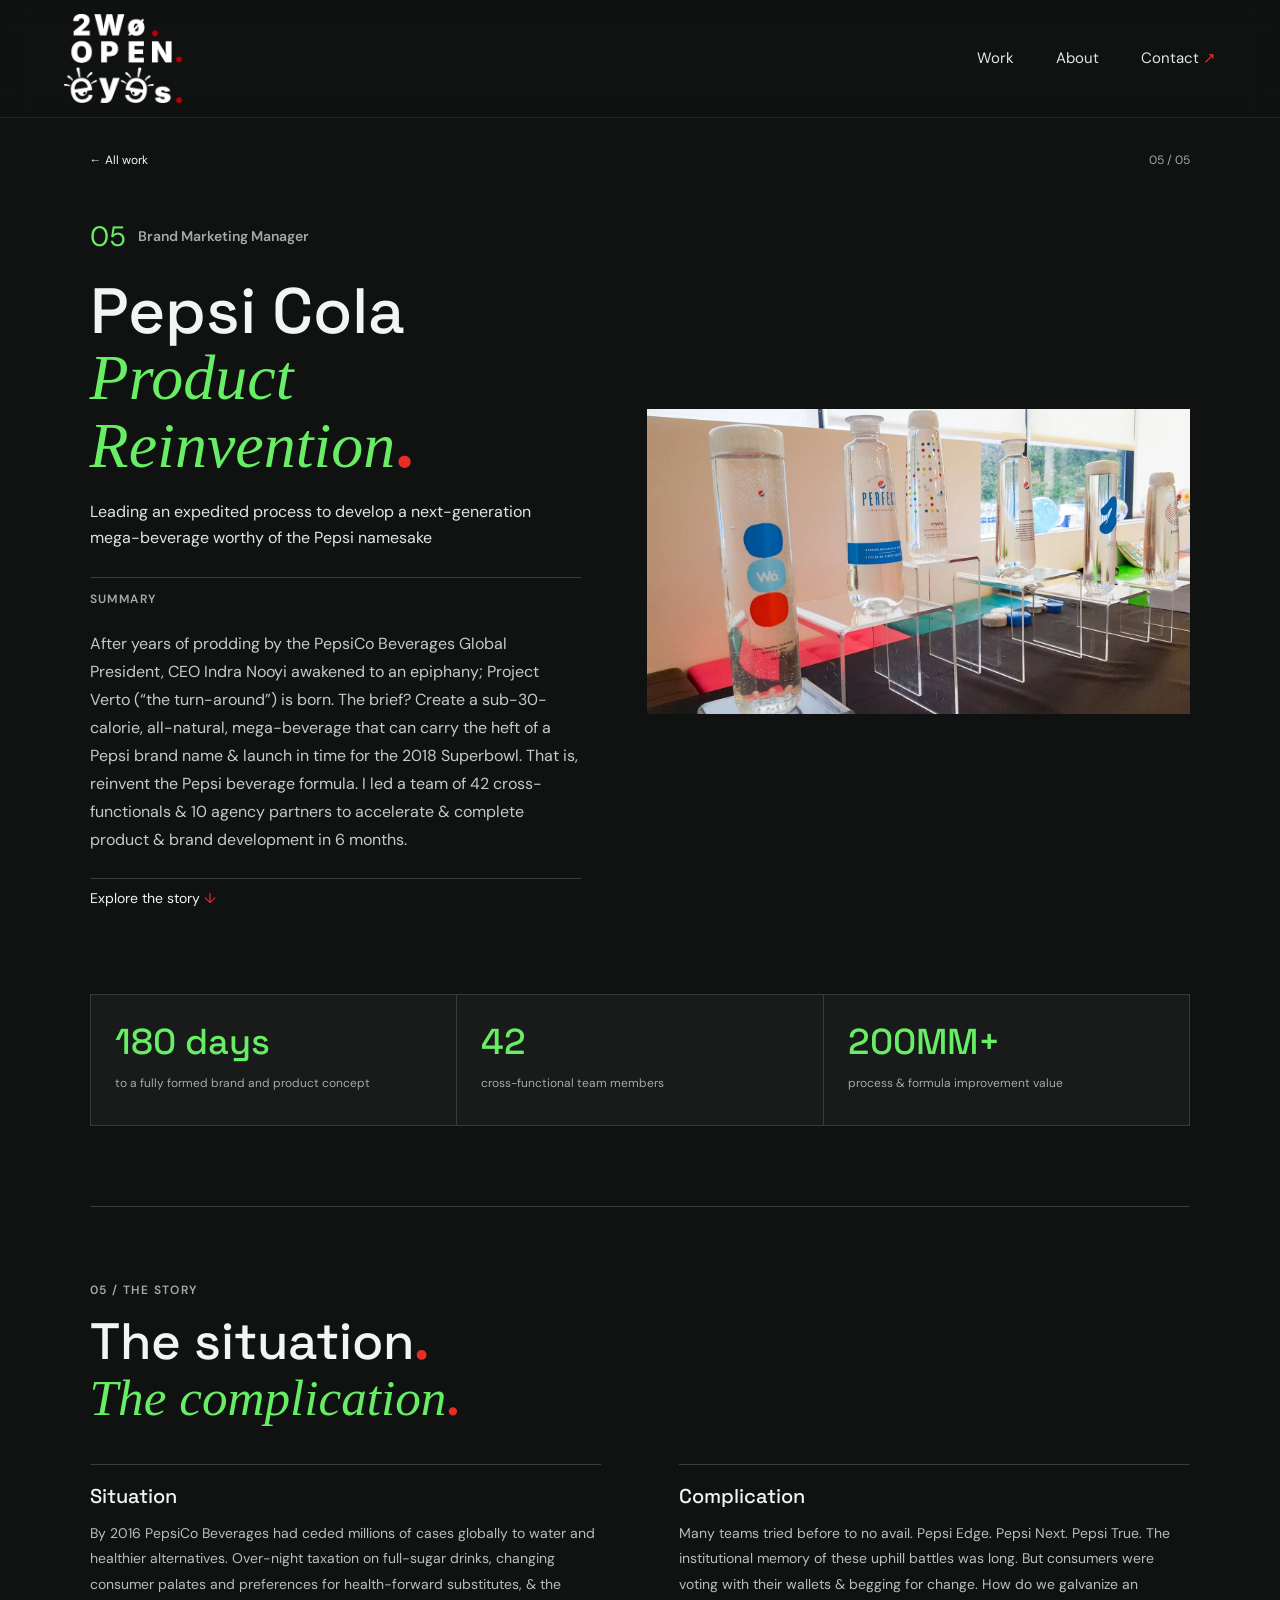
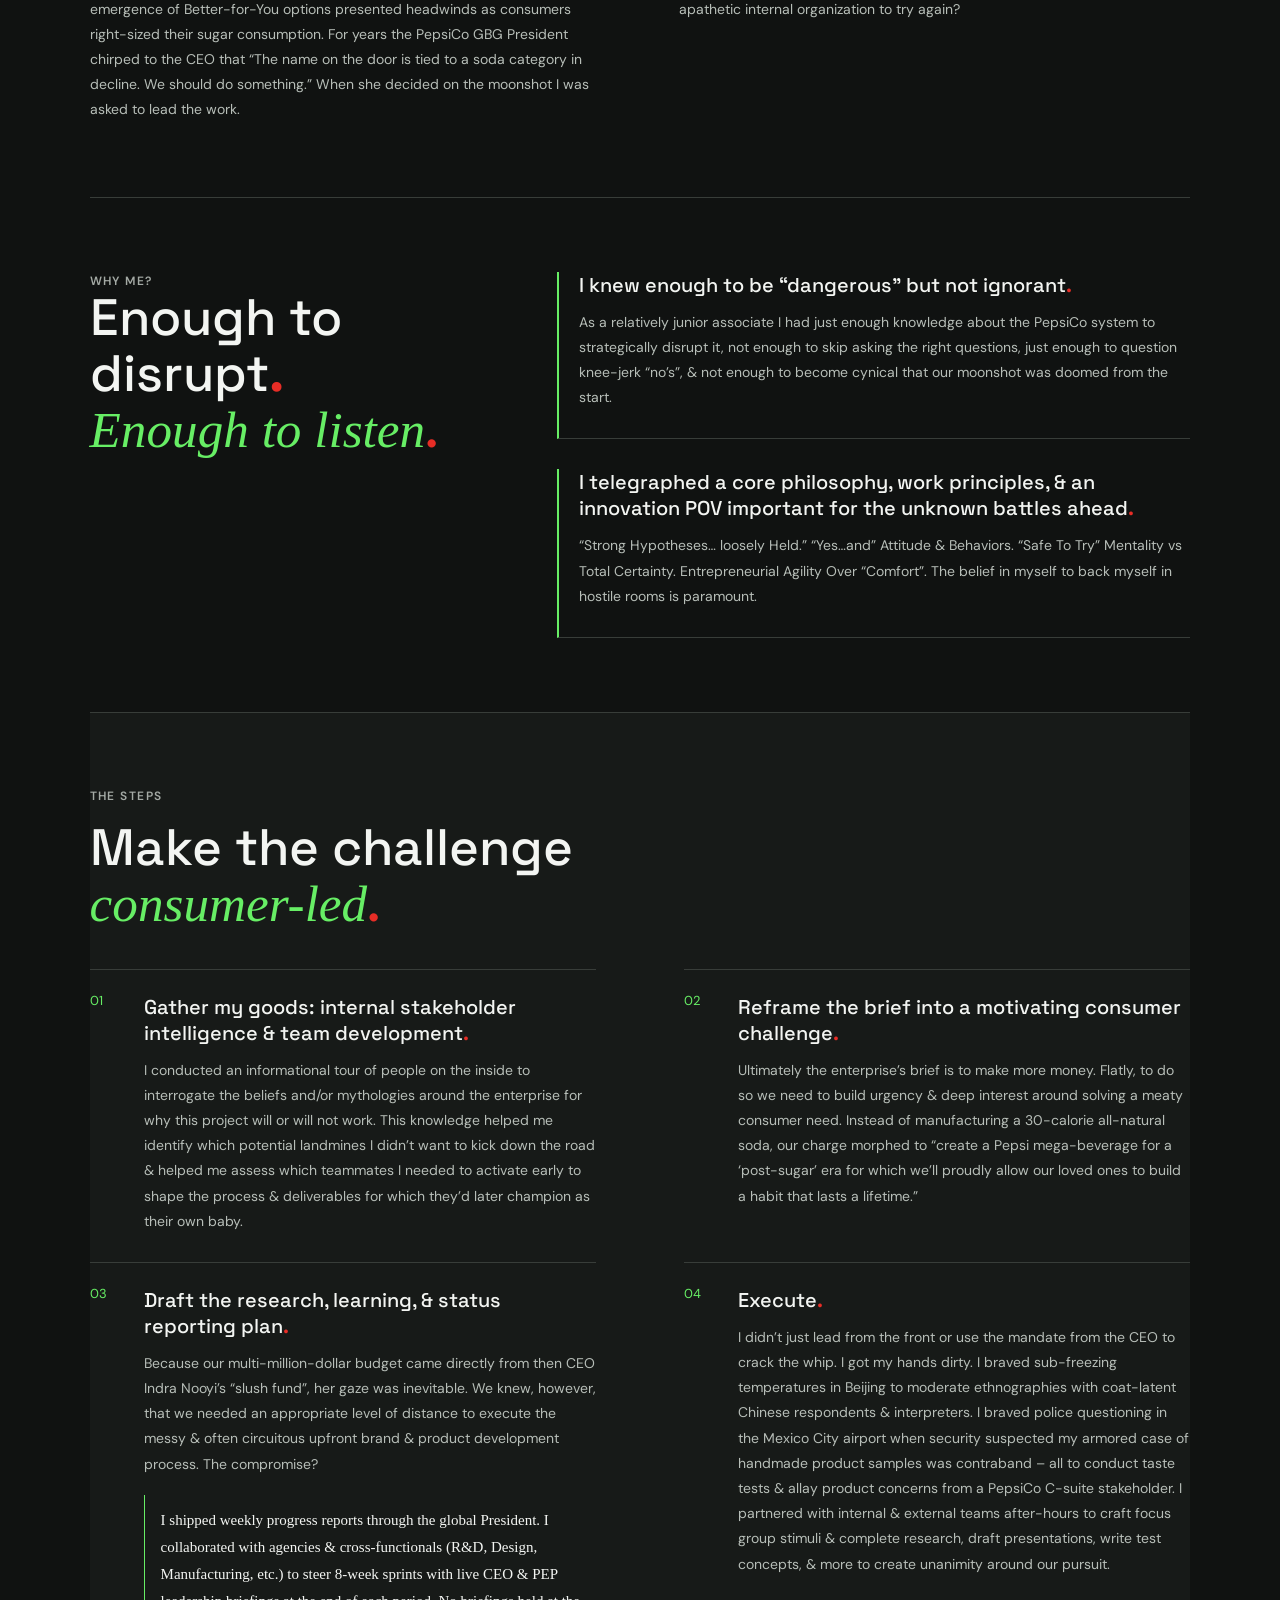
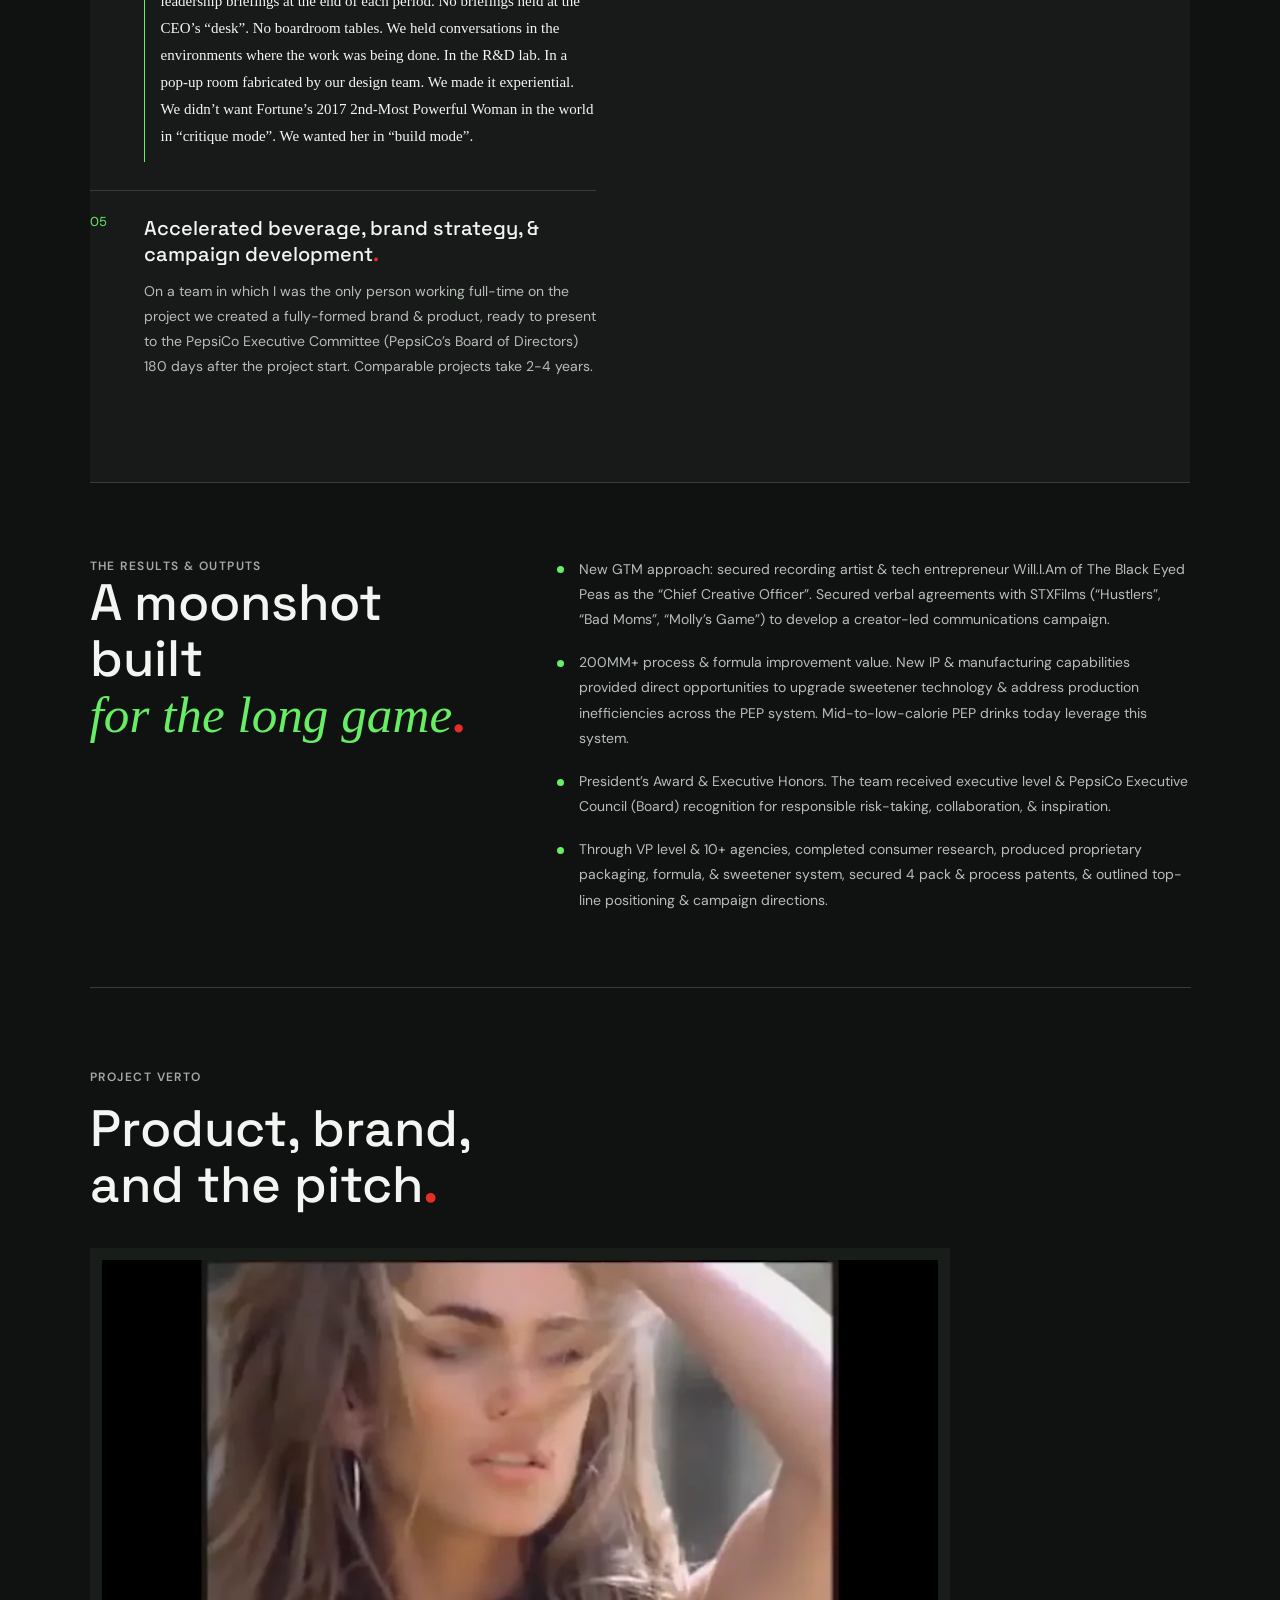
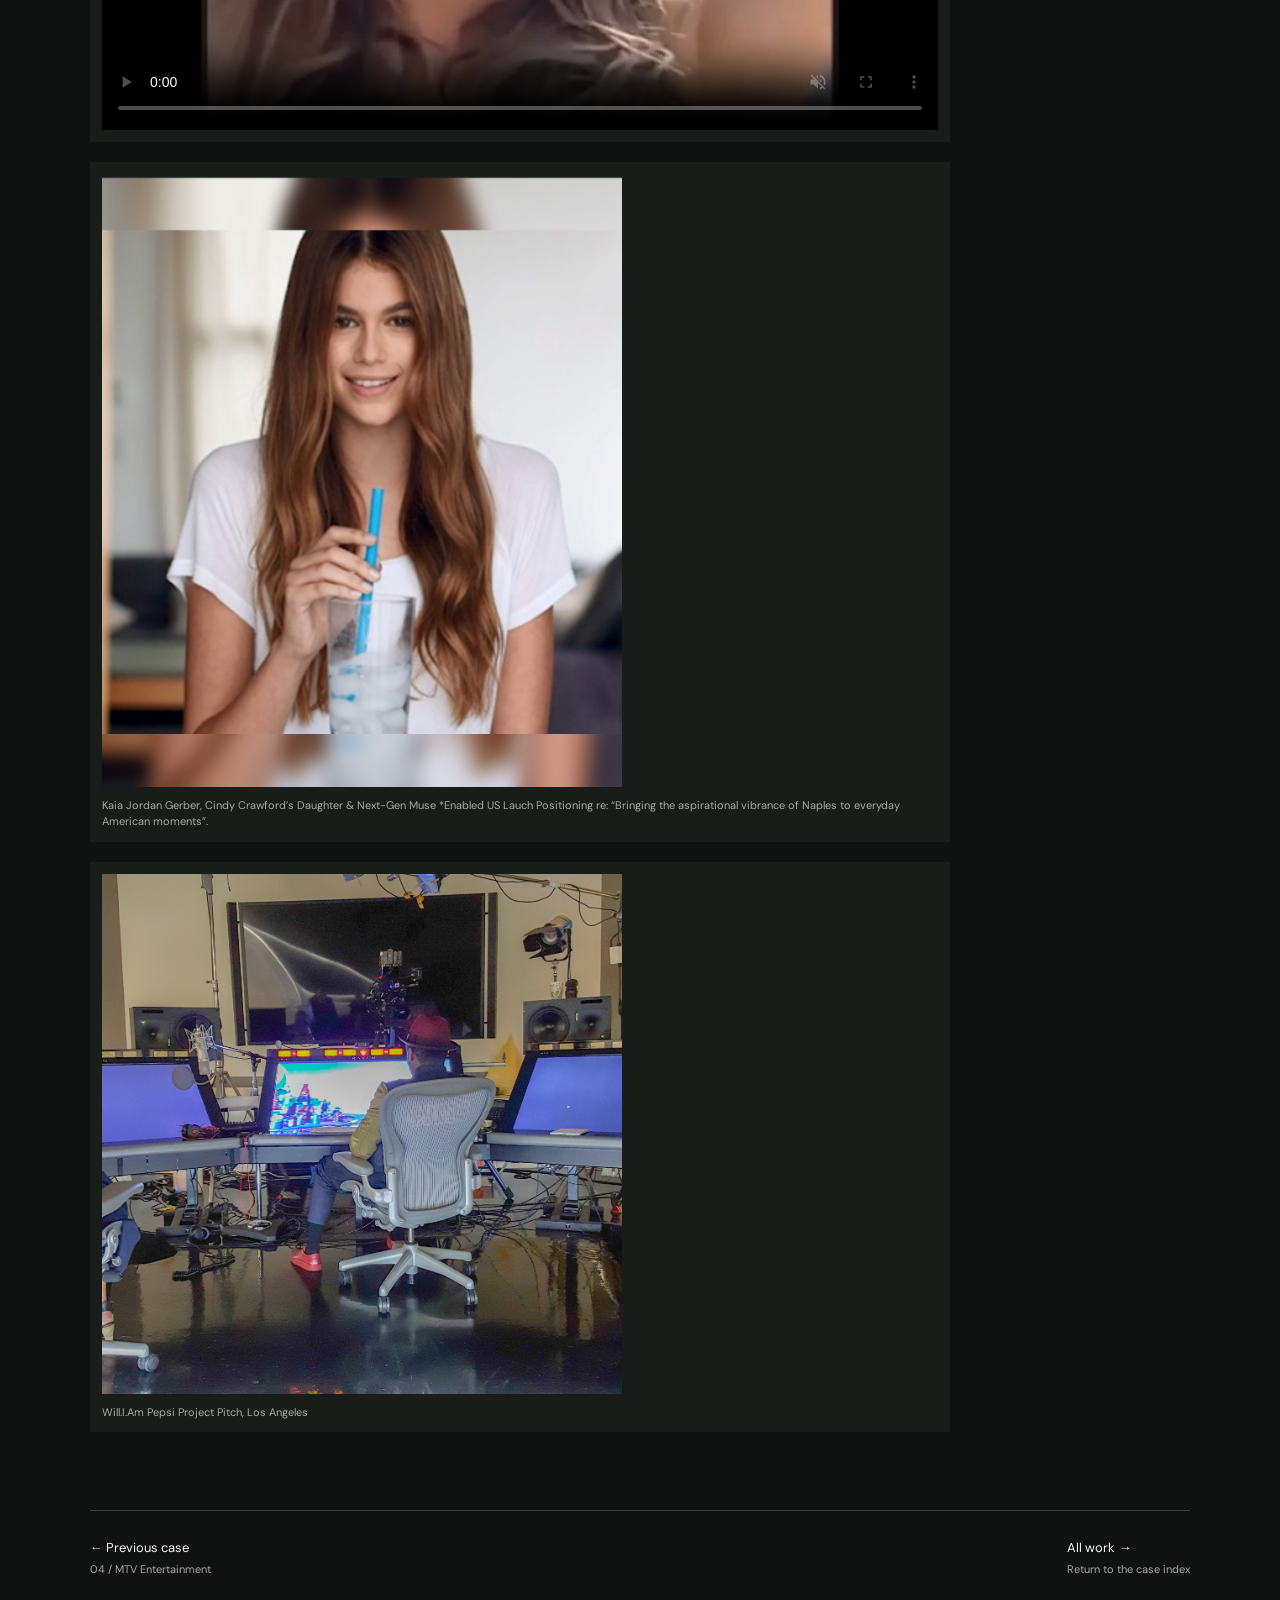
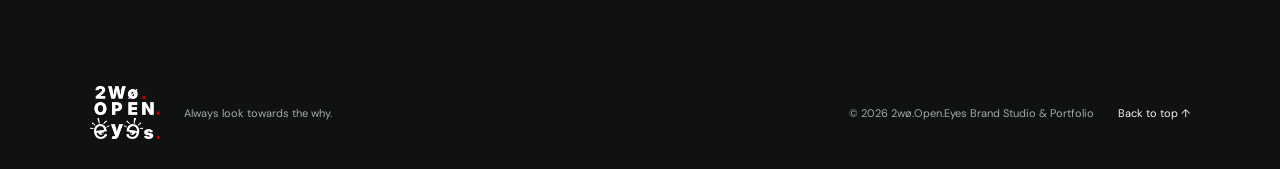
<file: cases/pepsi-cola.html>
<!doctype html>
<html lang="en">
<head>
  <meta charset="utf-8">
  <meta name="viewport" content="width=device-width, initial-scale=1">
  <meta name="theme-color" content="#101211">
  <meta name="description" content="How a cross-functional team developed a next-generation Pepsi mega-beverage concept in six months.">
  <title>Pepsi Cola | 2wø.Open.Eyes Case Study</title>
  <link rel="icon" type="image/webp" href="../site-assets/web/2wo-logo.webp">
  <link rel="stylesheet" href="../styles.css?v=20261110-fonts">
  <script src="../script.js?v=20261103-17" defer></script>
</head>
<body>
  <a class="skip-link" href="#main">Skip to content</a>
  <header class="site-header">
    <a class="brand" href="../index.html#top" aria-label="2wø.Open.Eyes Brand Studio &amp; Portfolio home">
      <img src="../site-assets/web/2wo-logo.webp" alt="2wø.Open.Eyes" width="520" height="391">
    </a>
    <button class="menu-toggle" type="button" aria-expanded="false" aria-controls="primary-nav" aria-label="Open menu">
      <span></span><span></span>
    </button>
    <nav class="primary-nav" id="primary-nav" aria-label="Main navigation">
      <a href="../index.html#work">Work</a>
      <a href="../index.html#about">About</a>
      <a class="nav-contact" href="../index.html#contact">Contact <span aria-hidden="true">↗</span></a>
    </nav>
  </header>

  <main id="main" class="case-detail">
    <nav class="case-breadcrumb" aria-label="Breadcrumb">
      <a href="../index.html#work">← All work</a>
      <span>05 / 05</span>
    </nav>

    <section class="case-detail-hero" id="top" aria-labelledby="case-title">
      <div class="case-detail-hero__copy">
        <p class="case-kicker"><span>05</span> Brand Marketing Manager</p>
        <h1 id="case-title">Pepsi Cola<br><em>Product Reinvention</em><b class="red-period">.</b></h1>
        <p class="case-deck-line">Leading an expedited process to develop a next-generation mega-beverage worthy of the Pepsi namesake</p>
        <hr class="case-detail-divider">
        <p class="eyebrow">Summary</p>
        <p class="case-detail-summary">After years of prodding by the PepsiCo Beverages Global President, CEO Indra Nooyi awakened to an epiphany; Project Verto (“the turn-around”) is born. The brief? Create a sub-30-calorie, all-natural, mega-beverage that can carry the heft of a Pepsi brand name &amp; launch in time for the 2018 Superbowl. That is, reinvent the Pepsi beverage formula. I led a team of 42 cross-functionals &amp; 10 agency partners to accelerate &amp; complete product &amp; brand development in 6 months.</p>
        <hr class="case-detail-divider case-detail-divider--explore">
        <a class="text-link" href="#story">Explore the story <span aria-hidden="true">↓</span></a>
      </div>
      <figure class="case-detail-hero__image">
        <img src="../site-assets/web/case-pepsi.webp" alt="Pepsi next-generation beverage concept display" width="1500" height="844" fetchpriority="high">
      </figure>
    </section>

    <section class="case-highlights" aria-label="Case highlights">
      <div class="case-highlight"><strong>180 days</strong><span>to a fully formed brand and product concept</span></div>
      <div class="case-highlight"><strong>42</strong><span>cross-functional team members</span></div>
      <div class="case-highlight"><strong>200MM+</strong><span>process &amp; formula improvement value</span></div>
    </section>

    <section class="case-detail-section" id="story" aria-labelledby="story-title">
      <p class="eyebrow">05 / The story</p>
      <h2 id="story-title">The situation<b class="red-period">.</b><br><em>The complication<b class="red-period">.</b></em></h2>
      <div class="case-story-grid">
        <article>
          <h3>Situation</h3>
          <p>By 2016 PepsiCo Beverages had ceded millions of cases globally to water and healthier alternatives. Over-night taxation on full-sugar drinks, changing consumer palates and preferences for health-forward substitutes, &amp; the emergence of Better-for-You options presented headwinds as consumers right-sized their sugar consumption. For years the PepsiCo GBG President chirped to the CEO that “The name on the door is tied to a soda category in decline. We should do something.” When she decided on the moonshot I was asked to lead the work.</p>
        </article>
        <article>
          <h3>Complication</h3>
          <p>Many teams tried before to no avail. Pepsi Edge. Pepsi Next. Pepsi True. The institutional memory of these uphill battles was long. But consumers were voting with their wallets &amp; begging for change. How do we galvanize an apathetic internal organization to try again?</p>
        </article>
      </div>
    </section>

    <section class="case-detail-section case-why" aria-labelledby="why-title">
      <div class="case-why-intro">
        <p class="eyebrow">Why me?</p>
        <h2 id="why-title">Enough to disrupt<b class="red-period">.</b><br><em>Enough to listen<b class="red-period">.</b></em></h2>
      </div>
      <div class="case-why-list">
        <article>
          <h3>I knew enough to be “dangerous” but not ignorant<b class="red-period">.</b></h3>
          <p>As a relatively junior associate I had just enough knowledge about the PepsiCo system to strategically disrupt it, not enough to skip asking the right questions, just enough to question knee-jerk “no’s”, &amp; not enough to become cynical that our moonshot was doomed from the start.</p>
        </article>
        <article>
          <h3>I telegraphed a core philosophy, work principles, &amp; an innovation POV important for the unknown battles ahead<b class="red-period">.</b></h3>
          <p>“Strong Hypotheses… loosely Held.” “Yes…and” Attitude &amp; Behaviors. “Safe To Try” Mentality vs Total Certainty. Entrepreneurial Agility Over “Comfort”. The belief in myself to back myself in hostile rooms is paramount.</p>
        </article>
      </div>
    </section>

    <section class="case-detail-section case-process" aria-labelledby="steps-title">
      <p class="eyebrow">The steps</p>
      <h2 id="steps-title">Make the challenge<br><em>consumer-led<b class="red-period">.</b></em></h2>
      <ol class="case-process-list">
        <li>
          <h3>Gather my goods: internal stakeholder intelligence &amp; team development<b class="red-period">.</b></h3>
          <p>I conducted an informational tour of people on the inside to interrogate the beliefs and/or mythologies around the enterprise for why this project will or will not work. This knowledge helped me identify which potential landmines I didn’t want to kick down the road &amp; helped me assess which teammates I needed to activate early to shape the process &amp; deliverables for which they’d later champion as their own baby.</p>
        </li>
        <li>
          <h3>Reframe the brief into a motivating consumer challenge<b class="red-period">.</b></h3>
          <p>Ultimately the enterprise’s brief is to make more money. Flatly, to do so we need to build urgency &amp; deep interest around solving a meaty consumer need. Instead of manufacturing a 30-calorie all-natural soda, our charge morphed to “create a Pepsi mega-beverage for a ‘post-sugar’ era for which we’ll proudly allow our loved ones to build a habit that lasts a lifetime.”</p>
        </li>
        <li>
          <h3>Draft the research, learning, &amp; status reporting plan<b class="red-period">.</b></h3>
          <p>Because our multi-million-dollar budget came directly from then CEO Indra Nooyi’s “slush fund”, her gaze was inevitable. We knew, however, that we needed an appropriate level of distance to execute the messy &amp; often circuitous upfront brand &amp; product development process. The compromise?</p>
          <p class="case-quote">I shipped weekly progress reports through the global President. I collaborated with agencies &amp; cross-functionals (R&amp;D, Design, Manufacturing, etc.) to steer 8-week sprints with live CEO &amp; PEP leadership briefings at the end of each period. No briefings held at the CEO’s “desk”. No boardroom tables. We held conversations in the environments where the work was being done. In the R&amp;D lab. In a pop-up room fabricated by our design team. We made it experiential. We didn’t want Fortune’s 2017 2nd-Most Powerful Woman in the world in “critique mode”. We wanted her in “build mode”.</p>
        </li>
        <li>
          <h3>Execute<b class="red-period">.</b></h3>
          <p>I didn’t just lead from the front or use the mandate from the CEO to crack the whip. I got my hands dirty. I braved sub-freezing temperatures in Beijing to moderate ethnographies with coat-latent Chinese respondents &amp; interpreters. I braved police questioning in the Mexico City airport when security suspected my armored case of handmade product samples was contraband – all to conduct taste tests &amp; allay product concerns from a PepsiCo C-suite stakeholder. I partnered with internal &amp; external teams after-hours to craft focus group stimuli &amp; complete research, draft presentations, write test concepts, &amp; more to create unanimity around our pursuit.</p>
        </li>
        <li>
          <h3>Accelerated beverage, brand strategy, &amp; campaign development<b class="red-period">.</b></h3>
          <p>On a team in which I was the only person working full-time on the project we created a fully-formed brand &amp; product, ready to present to the PepsiCo Executive Committee (PepsiCo’s Board of Directors) 180 days after the project start. Comparable projects take 2-4 years.</p>
        </li>
      </ol>
    </section>

    <section class="case-detail-section case-results" aria-labelledby="results-title">
      <div>
        <p class="eyebrow">The results &amp; outputs</p>
        <h2 id="results-title">A moonshot built<br><em>for the long game<b class="red-period">.</b></em></h2>
      </div>
      <ul class="case-results-list">
        <li>New GTM approach: secured recording artist &amp; tech entrepreneur Will.I.Am of The Black Eyed Peas as the “Chief Creative Officer”. Secured verbal agreements with STXFilms (“Hustlers”, “Bad Moms”, “Molly’s Game”) to develop a creator-led communications campaign.</li>
        <li>200MM+ process &amp; formula improvement value. New IP &amp; manufacturing capabilities provided direct opportunities to upgrade sweetener technology &amp; address production inefficiencies across the PEP system. Mid-to-low-calorie PEP drinks today leverage this system.</li>
        <li>President’s Award &amp; Executive Honors. The team received executive level &amp; PepsiCo Executive Council (Board) recognition for responsible risk-taking, collaboration, &amp; inspiration.</li>
        <li>Through VP level &amp; 10+ agencies, completed consumer research, produced proprietary packaging, formula, &amp; sweetener system, secured 4 pack &amp; process patents, &amp; outlined top-line positioning &amp; campaign directions.</li>
      </ul>
    </section>

    <section class="case-gallery" aria-labelledby="gallery-title">
      <p class="eyebrow">Project Verto</p>
      <h2 id="gallery-title">Product, brand,<br><em>and the pitch<b class="red-period">.</b></em></h2>
      <div class="case-gallery-grid case-gallery-grid--verto">
        <figure>
          <video autoplay muted controls playsinline preload="metadata" poster="../site-assets/web/poster-verto.webp" aria-label="Pepsi Project Verto trailer">
            <source src="../site-assets/video/verto-trailer.mp4" type="video/mp4">
          </video>
        </figure>
        <figure class="pepsi-photo">
          <img src="../site-assets/media/image83.png" alt="Kaia Jordan Gerber, Cindy Crawford’s Daughter &amp; Next-Gen Muse" width="608" height="912" loading="lazy" decoding="async">
          <figcaption>
            <span>Kaia Jordan Gerber, Cindy Crawford’s Daughter &amp; Next-Gen Muse</span>
            <span class="media-credit">*Enabled US Lauch Positioning re: “Bringing the aspirational vibrance of Naples to everyday American moments”.</span>
          </figcaption>
        </figure>
        <figure class="pepsi-photo">
          <img src="../site-assets/media/image84.jpeg" alt="Will.I.Am Pepsi Project Pitch, Los Angeles" width="2474" height="2474" loading="lazy" decoding="async">
          <figcaption>Will.I.Am Pepsi Project Pitch, Los Angeles</figcaption>
        </figure>
      </div>
    </section>

    <nav class="case-next" aria-label="Case navigation">
      <a href="mtv-entertainment.html">← Previous case<span>04 / MTV Entertainment</span></a>
      <a href="../index.html#work">All work →<span>Return to the case index</span></a>
    </nav>
  </main>

  <footer class="site-footer">
    <a class="footer-brand" href="../index.html#top"><img src="../site-assets/web/2wo-logo.webp" alt="2wø.Open.Eyes"></a>
    <p>Always look towards the why.</p>
    <span>© 2026 2wø.Open.Eyes Brand Studio &amp; Portfolio</span>
    <a href="#top" class="back-top">Back to top ↑</a>
  </footer>
</body>
</html>
</file>
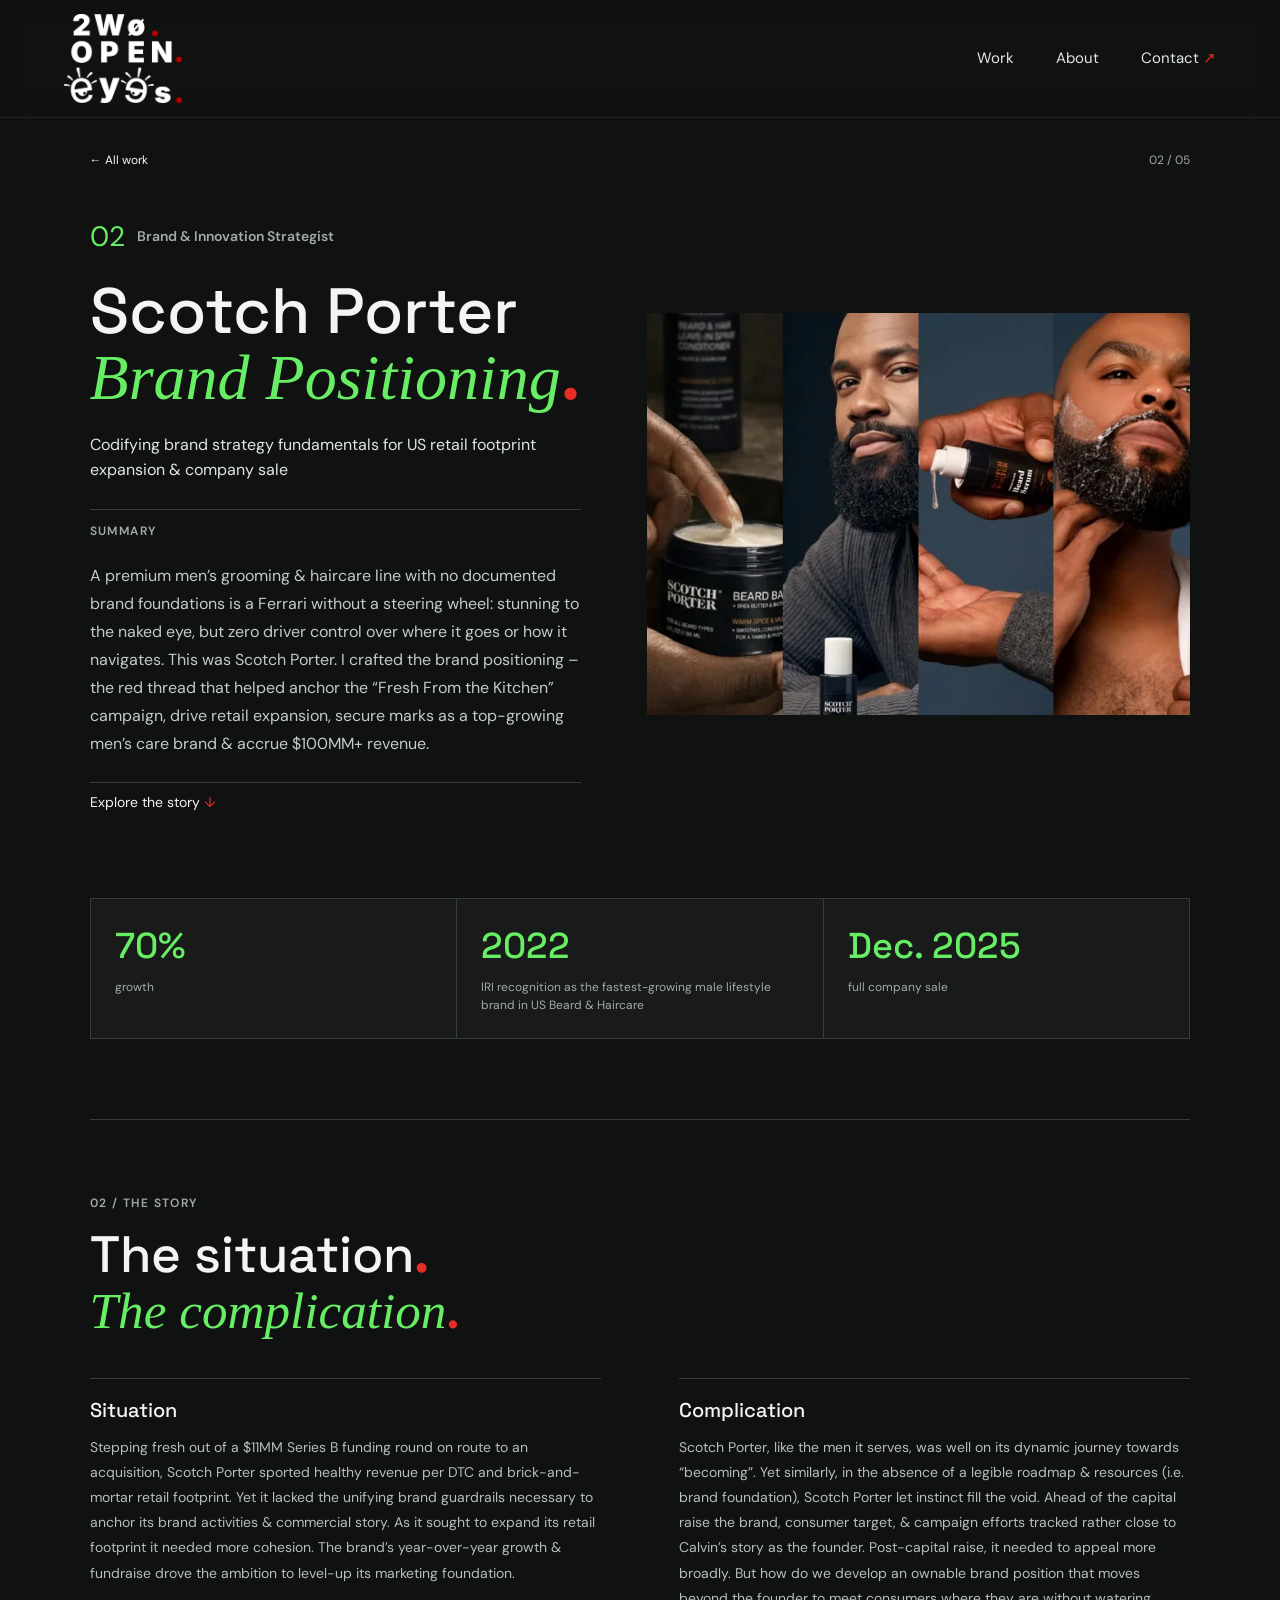
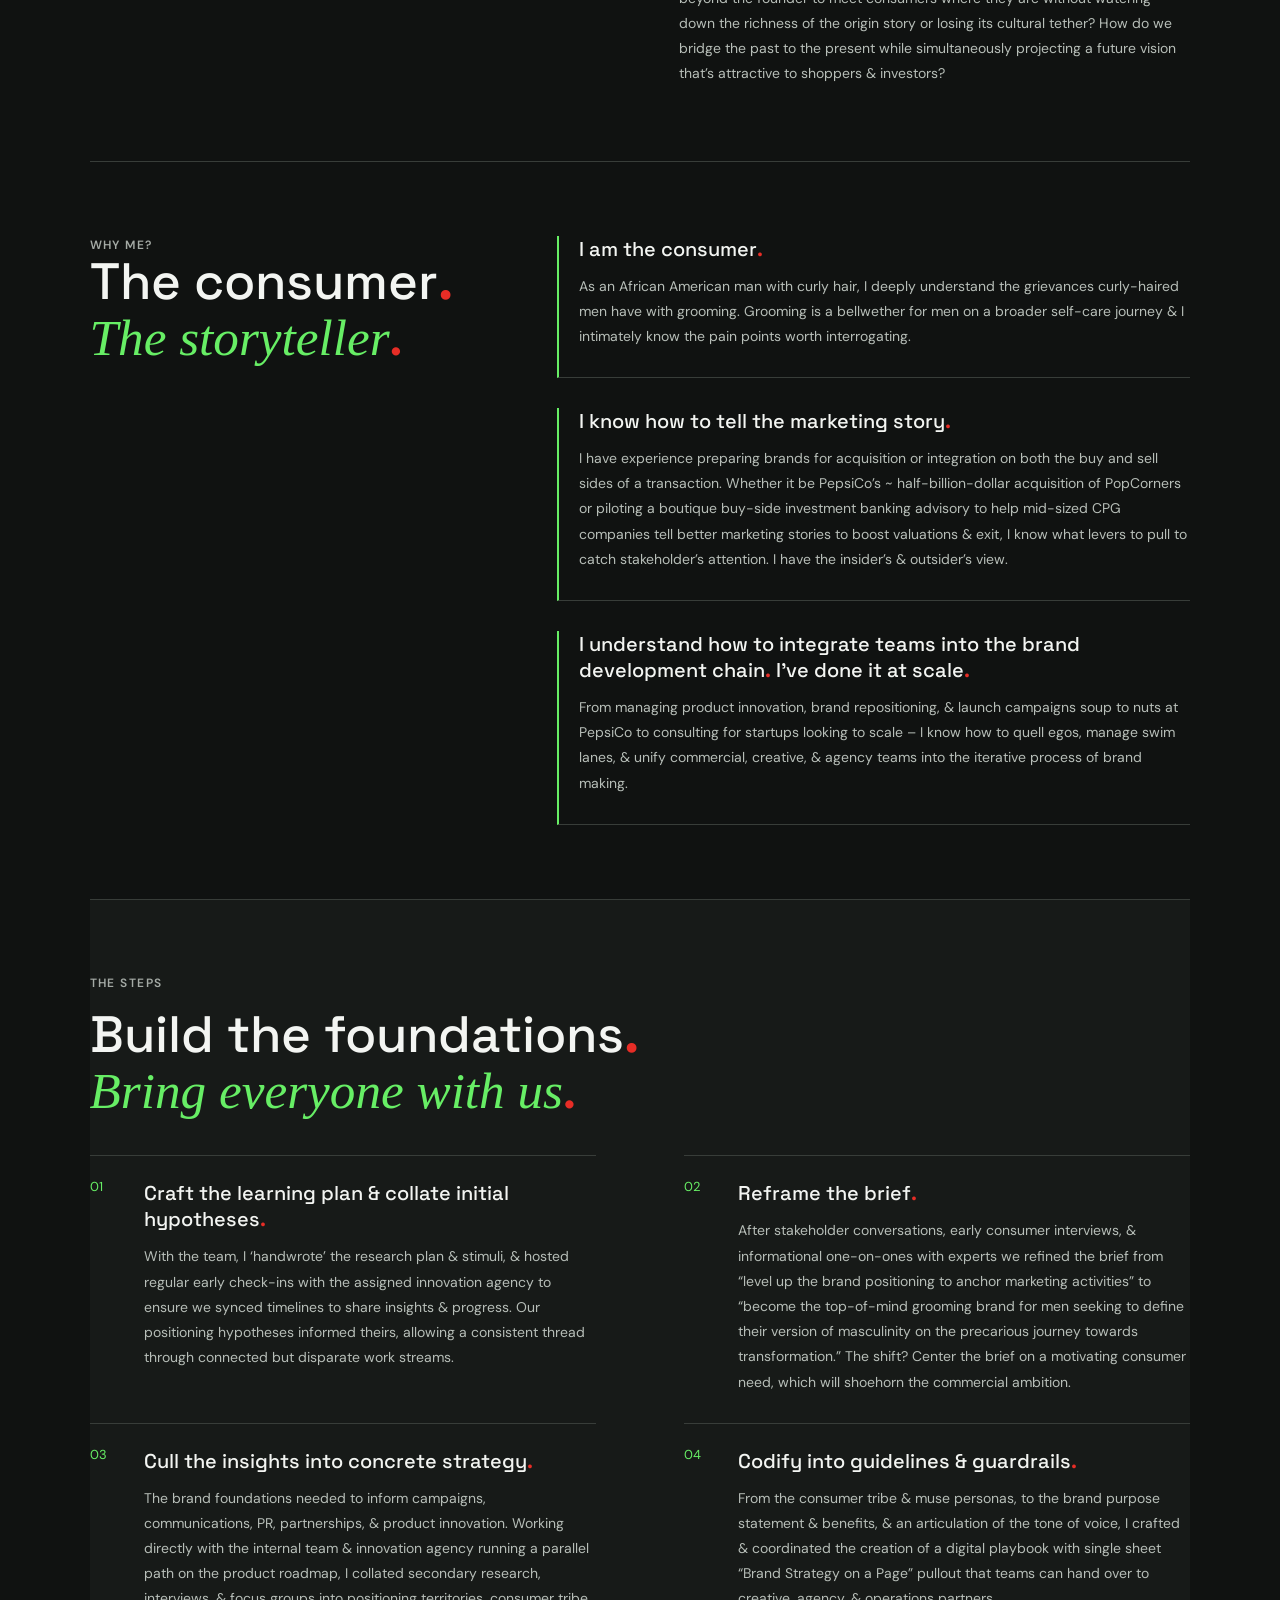
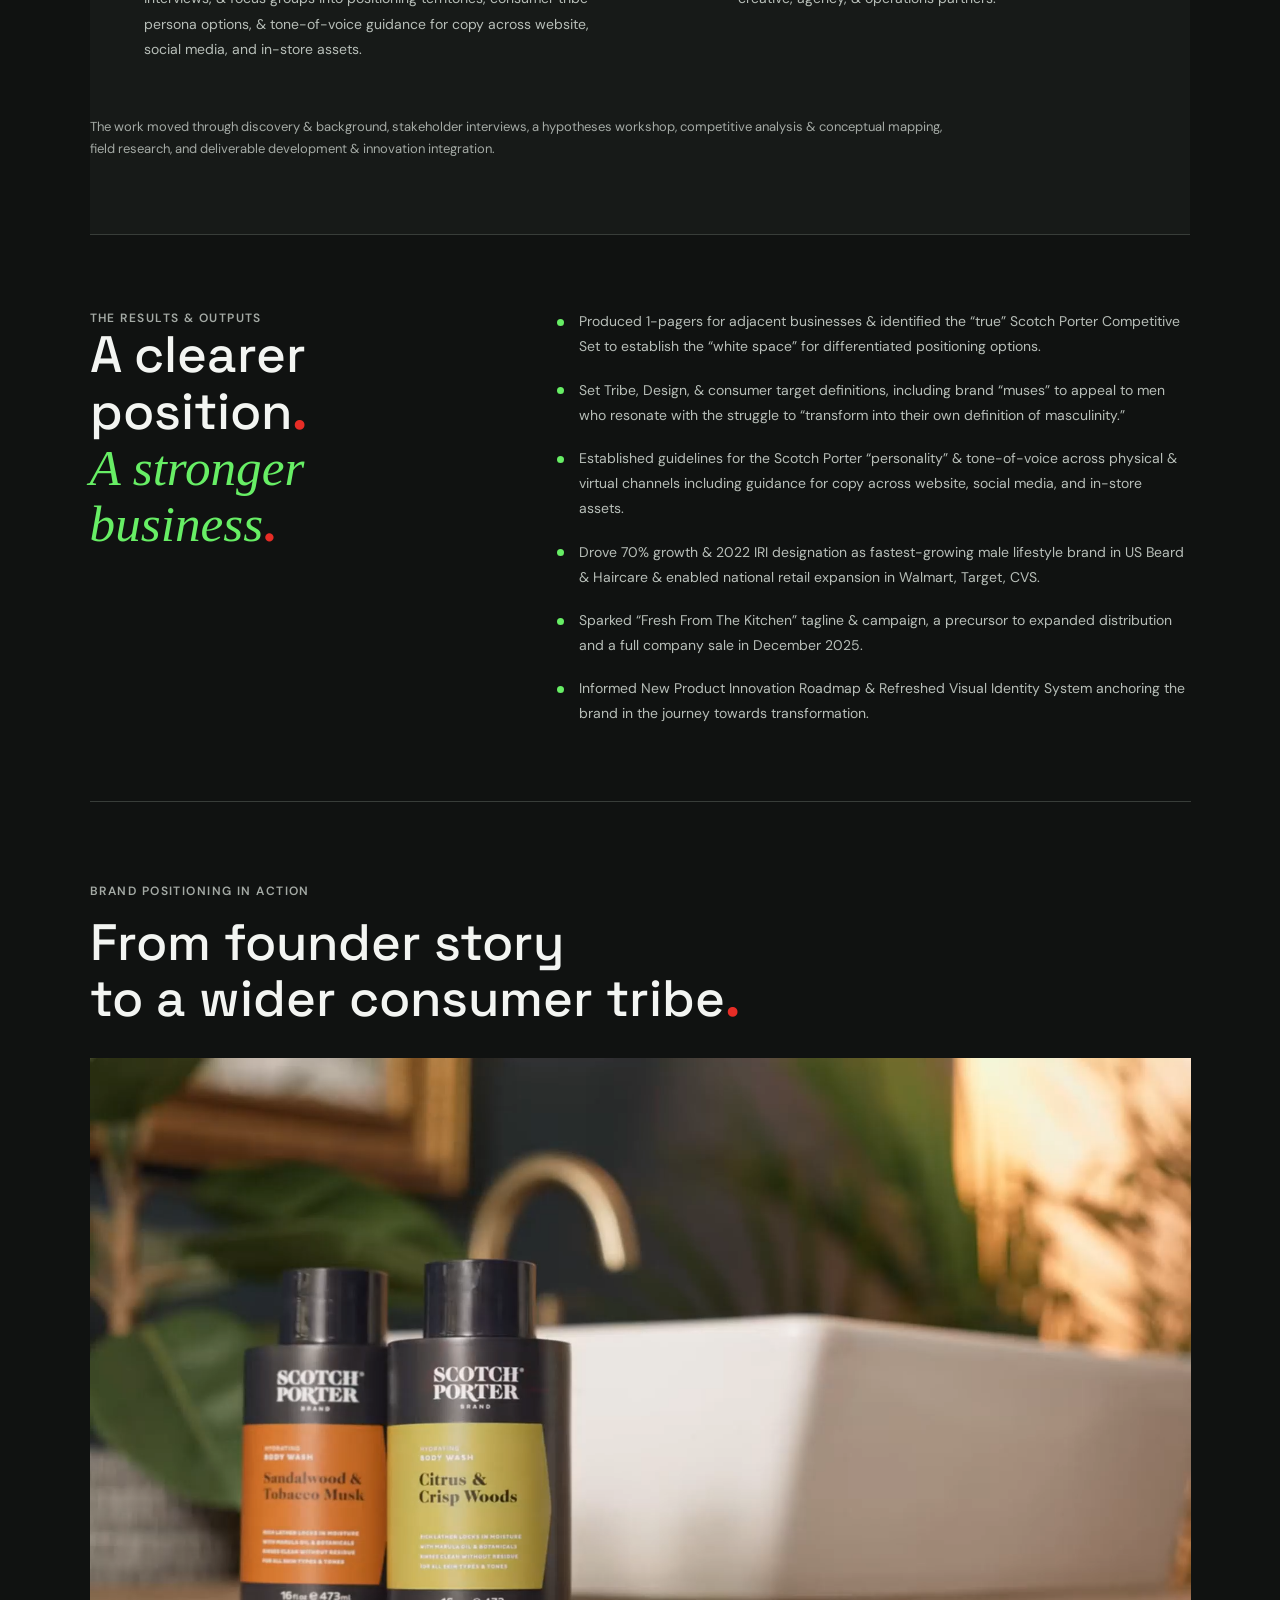
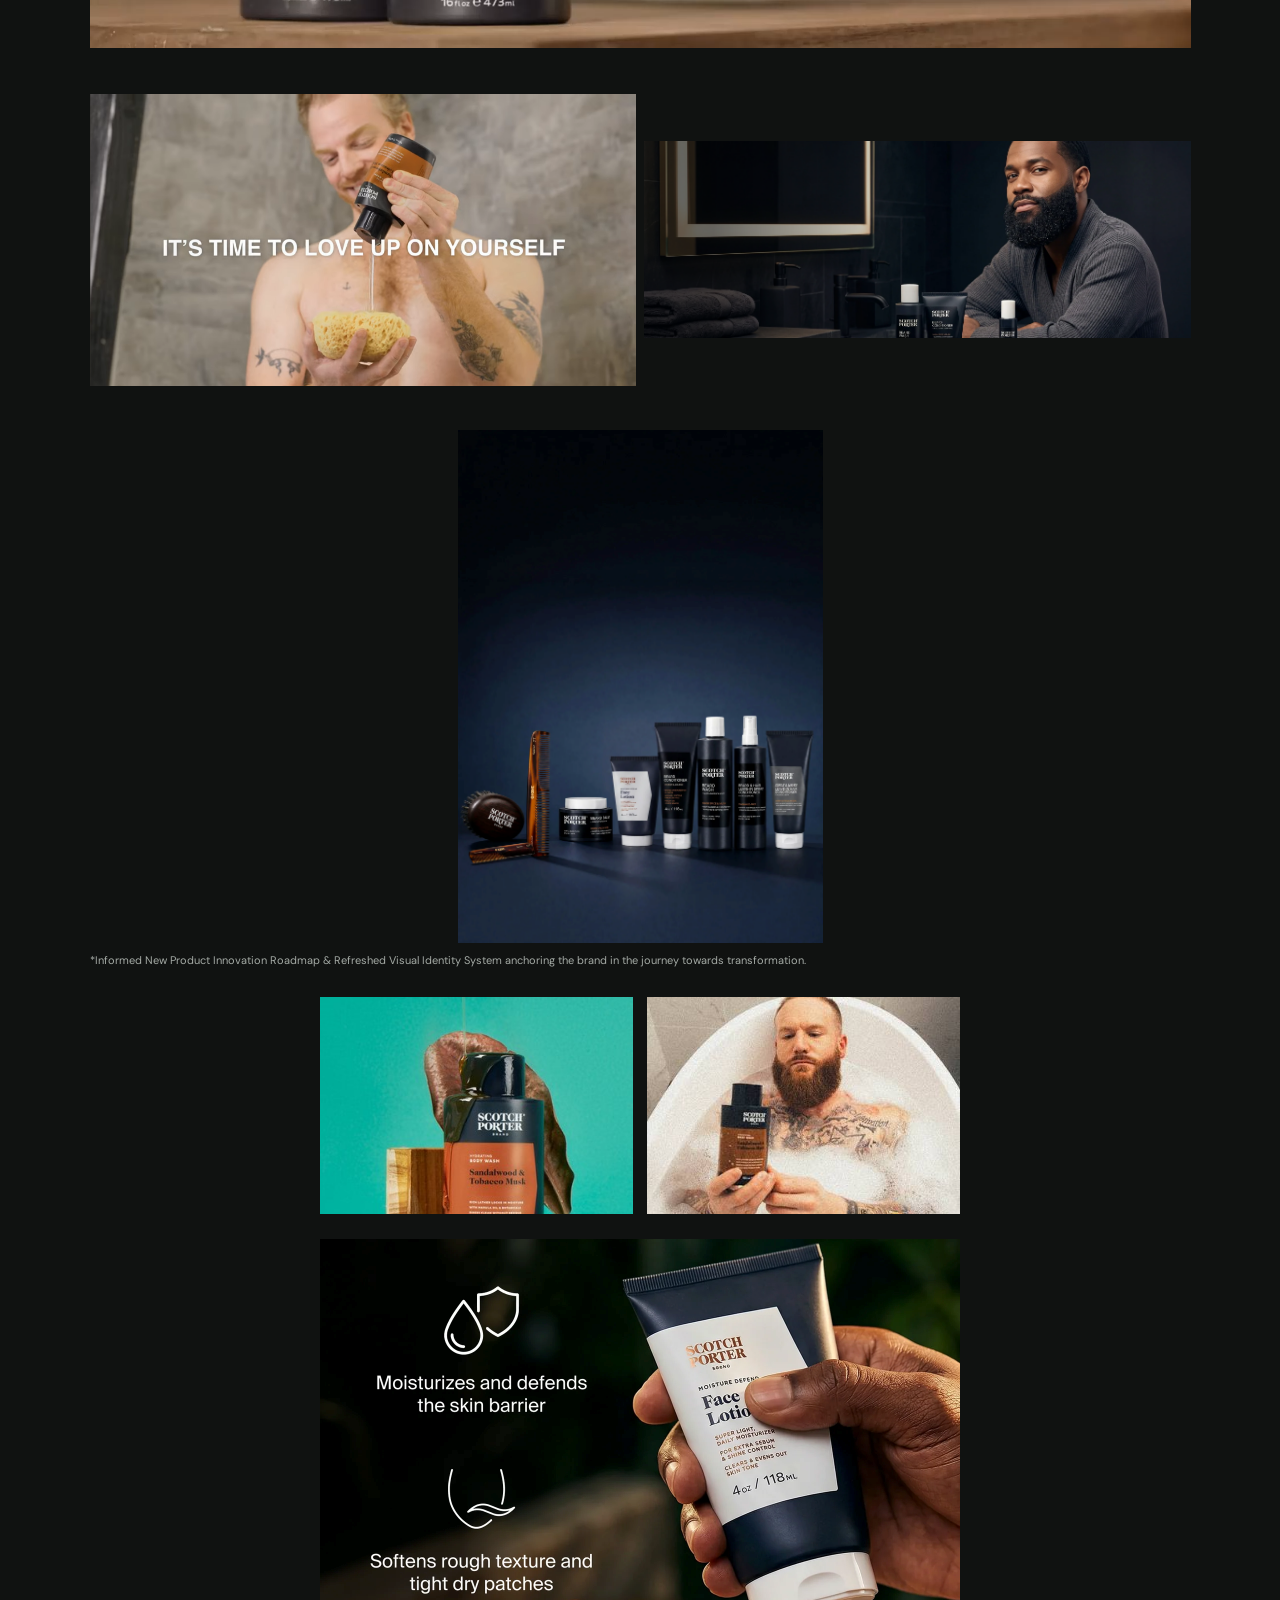
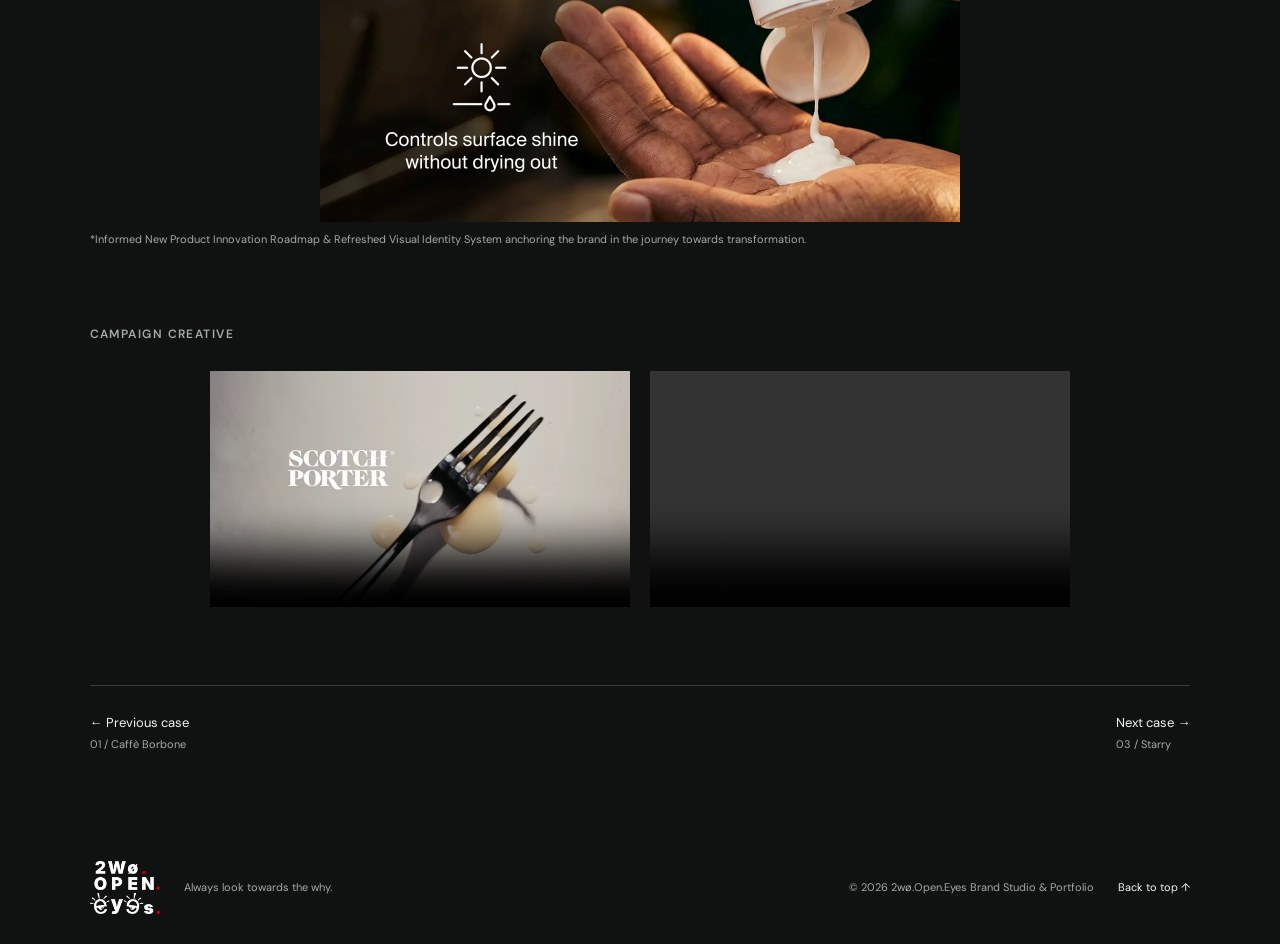
<file: cases/scotch-porter.html>
<!doctype html>
<html lang="en">
<head>
  <meta charset="utf-8">
  <meta name="viewport" content="width=device-width, initial-scale=1">
  <meta name="theme-color" content="#101211">
  <meta name="description" content="How Scotch Porter established brand foundations to support retail expansion, growth, and a company sale.">
  <title>Scotch Porter | 2wø.Open.Eyes Case Study</title>
  <link rel="icon" type="image/webp" href="../site-assets/web/2wo-logo.webp">
  <link rel="stylesheet" href="../styles.css?v=20261110-fonts">
  <script src="../script.js?v=20261103-17" defer></script>
</head>
<body>
  <a class="skip-link" href="#main">Skip to content</a>
  <header class="site-header">
    <a class="brand" href="../index.html#top" aria-label="2wø.Open.Eyes Brand Studio &amp; Portfolio home">
      <img src="../site-assets/web/2wo-logo.webp" alt="2wø.Open.Eyes" width="520" height="391">
    </a>
    <button class="menu-toggle" type="button" aria-expanded="false" aria-controls="primary-nav" aria-label="Open menu">
      <span></span><span></span>
    </button>
    <nav class="primary-nav" id="primary-nav" aria-label="Main navigation">
      <a href="../index.html#work">Work</a>
      <a href="../index.html#about">About</a>
      <a class="nav-contact" href="../index.html#contact">Contact <span aria-hidden="true">↗</span></a>
    </nav>
  </header>

  <main id="main" class="case-detail">
    <nav class="case-breadcrumb" aria-label="Breadcrumb">
      <a href="../index.html#work">← All work</a>
      <span>02 / 05</span>
    </nav>

    <section class="case-detail-hero" id="top" aria-labelledby="case-title">
      <div class="case-detail-hero__copy">
        <p class="case-kicker"><span>02</span> Brand &amp; Innovation Strategist</p>
        <h1 id="case-title">Scotch Porter<br><em>Brand Positioning</em><b class="red-period">.</b></h1>
        <p class="case-deck-line">Codifying brand strategy fundamentals for US retail footprint expansion &amp; company sale</p>
        <hr class="case-detail-divider">
        <p class="eyebrow">Summary</p>
        <p class="case-detail-summary">A premium men’s grooming &amp; haircare line with no documented brand foundations is a Ferrari without a steering wheel: stunning to the naked eye, but zero driver control over where it goes or how it navigates. This was Scotch Porter. I crafted the brand positioning – the red thread that helped anchor the “Fresh From the Kitchen” campaign, drive retail expansion, secure marks as a top-growing men’s care brand &amp; accrue $100MM+ revenue.</p>
        <hr class="case-detail-divider case-detail-divider--explore">
        <a class="text-link" href="#story">Explore the story <span aria-hidden="true">↓</span></a>
      </div>
      <figure class="case-detail-hero__image">
        <img src="../site-assets/web/case-scotch.webp" alt="Scotch Porter grooming products and portrait imagery" width="664" height="491" fetchpriority="high">
      </figure>
    </section>

    <section class="case-highlights" aria-label="Case highlights">
      <div class="case-highlight"><strong>70%</strong><span>growth</span></div>
      <div class="case-highlight"><strong>2022</strong><span>IRI recognition as the fastest-growing male lifestyle brand in US Beard &amp; Haircare</span></div>
      <div class="case-highlight"><strong>Dec. 2025</strong><span>full company sale</span></div>
    </section>

    <section class="case-detail-section" id="story" aria-labelledby="story-title">
      <p class="eyebrow">02 / The story</p>
      <h2 id="story-title">The situation<b class="red-period">.</b><br><em>The complication<b class="red-period">.</b></em></h2>
      <div class="case-story-grid">
        <article>
          <h3>Situation</h3>
          <p>Stepping fresh out of a $11MM Series B funding round on route to an acquisition, Scotch Porter sported healthy revenue per DTC and brick-and-mortar retail footprint. Yet it lacked the unifying brand guardrails necessary to anchor its brand activities &amp; commercial story. As it sought to expand its retail footprint it needed more cohesion. The brand’s year-over-year growth &amp; fundraise drove the ambition to level-up its marketing foundation.</p>
        </article>
        <article>
          <h3>Complication</h3>
          <p>Scotch Porter, like the men it serves, was well on its dynamic journey towards “becoming”. Yet similarly, in the absence of a legible roadmap &amp; resources (i.e. brand foundation), Scotch Porter let instinct fill the void. Ahead of the capital raise the brand, consumer target, &amp; campaign efforts tracked rather close to Calvin’s story as the founder. Post-capital raise, it needed to appeal more broadly. But how do we develop an ownable brand position that moves beyond the founder to meet consumers where they are without watering down the richness of the origin story or losing its cultural tether? How do we bridge the past to the present while simultaneously projecting a future vision that’s attractive to shoppers &amp; investors?</p>
        </article>
      </div>
    </section>

    <section class="case-detail-section case-why" aria-labelledby="why-title">
      <div class="case-why-intro">
        <p class="eyebrow">Why me?</p>
        <h2 id="why-title">The consumer<b class="red-period">.</b><br><em>The storyteller<b class="red-period">.</b></em></h2>
      </div>
      <div class="case-why-list">
        <article>
          <h3>I am the consumer<b class="red-period">.</b></h3>
          <p>As an African American man with curly hair, I deeply understand the grievances curly-haired men have with grooming. Grooming is a bellwether for men on a broader self-care journey &amp; I intimately know the pain points worth interrogating.</p>
        </article>
        <article>
          <h3>I know how to tell the marketing story<b class="red-period">.</b></h3>
          <p>I have experience preparing brands for acquisition or integration on both the buy and sell sides of a transaction. Whether it be PepsiCo’s ~ half-billion-dollar acquisition of PopCorners or piloting a boutique buy-side investment banking advisory to help mid-sized CPG companies tell better marketing stories to boost valuations &amp; exit, I know what levers to pull to catch stakeholder’s attention. I have the insider’s &amp; outsider’s view.</p>
        </article>
        <article>
          <h3>I understand how to integrate teams into the brand development chain<b class="red-period">.</b> I’ve done it at scale<b class="red-period">.</b></h3>
          <p>From managing product innovation, brand repositioning, &amp; launch campaigns soup to nuts at PepsiCo to consulting for startups looking to scale – I know how to quell egos, manage swim lanes, &amp; unify commercial, creative, &amp; agency teams into the iterative process of brand making.</p>
        </article>
      </div>
    </section>

    <section class="case-detail-section case-process" aria-labelledby="steps-title">
      <p class="eyebrow">The steps</p>
      <h2 id="steps-title">Build the foundations<b class="red-period">.</b><br><em>Bring everyone with us<b class="red-period">.</b></em></h2>
      <ol class="case-process-list">
        <li>
          <h3>Craft the learning plan &amp; collate initial hypotheses<b class="red-period">.</b></h3>
          <p>With the team, I ‘handwrote’ the research plan &amp; stimuli, &amp; hosted regular early check-ins with the assigned innovation agency to ensure we synced timelines to share insights &amp; progress. Our positioning hypotheses informed theirs, allowing a consistent thread through connected but disparate work streams.</p>
        </li>
        <li>
          <h3>Reframe the brief<b class="red-period">.</b></h3>
          <p>After stakeholder conversations, early consumer interviews, &amp; informational one-on-ones with experts we refined the brief from “level up the brand positioning to anchor marketing activities” to “become the top-of-mind grooming brand for men seeking to define their version of masculinity on the precarious journey towards transformation.” The shift? Center the brief on a motivating consumer need, which will shoehorn the commercial ambition.</p>
        </li>
        <li>
          <h3>Cull the insights into concrete strategy<b class="red-period">.</b></h3>
          <p>The brand foundations needed to inform campaigns, communications, PR, partnerships, &amp; product innovation. Working directly with the internal team &amp; innovation agency running a parallel path on the product roadmap, I collated secondary research, interviews, &amp; focus groups into positioning territories, consumer tribe persona options, &amp; tone-of-voice guidance for copy across website, social media, and in-store assets.</p>
        </li>
        <li>
          <h3>Codify into guidelines &amp; guardrails<b class="red-period">.</b></h3>
          <p>From the consumer tribe &amp; muse personas, to the brand purpose statement &amp; benefits, &amp; an articulation of the tone of voice, I crafted &amp; coordinated the creation of a digital playbook with single sheet “Brand Strategy on a Page” pullout that teams can hand over to creative, agency, &amp; operations partners.</p>
        </li>
      </ol>
      <p class="case-process-note">The work moved through discovery &amp; background, stakeholder interviews, a hypotheses workshop, competitive analysis &amp; conceptual mapping, field research, and deliverable development &amp; innovation integration.</p>
    </section>

    <section class="case-detail-section case-results" aria-labelledby="results-title">
      <div>
        <p class="eyebrow">The results &amp; outputs</p>
        <h2 id="results-title">A clearer position<b class="red-period">.</b><br><em>A stronger business<b class="red-period">.</b></em></h2>
      </div>
      <ul class="case-results-list">
        <li>Produced 1-pagers for adjacent businesses &amp; identified the “true” Scotch Porter Competitive Set to establish the “white space” for differentiated positioning options.</li>
        <li>Set Tribe, Design, &amp; consumer target definitions, including brand “muses” to appeal to men who resonate with the struggle to “transform into their own definition of masculinity.”</li>
        <li>Established guidelines for the Scotch Porter “personality” &amp; tone-of-voice across physical &amp; virtual channels including guidance for copy across website, social media, and in-store assets.</li>
        <li>Drove 70% growth &amp; 2022 IRI designation as fastest-growing male lifestyle brand in US Beard &amp; Haircare &amp; enabled national retail expansion in Walmart, Target, CVS.</li>
        <li>Sparked “Fresh From The Kitchen” tagline &amp; campaign, a precursor to expanded distribution and a full company sale in December 2025.</li>
        <li>Informed New Product Innovation Roadmap &amp; Refreshed Visual Identity System anchoring the brand in the journey towards transformation.</li>
      </ul>
    </section>

    <section class="case-gallery" aria-labelledby="gallery-title">
      <p class="eyebrow">Brand positioning in action</p>
      <h2 id="gallery-title">From founder story<br><em>to a wider consumer tribe<b class="red-period">.</b></em></h2>
      <div class="case-collage case-collage--scotch-10" aria-label="Scotch Porter slide 10 image collage">
        <figure class="scotch-10-feature"><img src="../site-assets/media/image54.png" alt="Scotch Porter at Target campaign image" loading="lazy" decoding="async"></figure>
        <figure class="scotch-10-left"><img src="../site-assets/media/image57.png" alt="Scotch Porter grooming campaign" loading="lazy" decoding="async"></figure>
        <figure class="scotch-10-right"><img src="../site-assets/media/image56.png" alt="Scotch Porter brand and consumer imagery" loading="lazy" decoding="async"></figure>
        <figure class="scotch-10-bottom"><img src="../site-assets/media/image55.png" alt="Scotch Porter product and visual identity" loading="lazy" decoding="async"></figure>
      </div>
      <p class="case-collage-credit">*Informed New Product Innovation Roadmap &amp; Refreshed Visual Identity System anchoring the brand in the journey towards transformation.</p>
      <div class="case-collage case-collage--scotch-11" aria-label="Scotch Porter slide 11 image collage">
        <figure class="scotch-11-left"><img src="../site-assets/media/image58.jpeg" alt="Scotch Porter product imagery" loading="lazy" decoding="async"></figure>
        <figure class="scotch-11-right"><img src="../site-assets/media/image59.jpeg" alt="Scotch Porter grooming campaign portrait" loading="lazy" decoding="async"></figure>
        <figure class="scotch-11-feature"><img src="../site-assets/media/image60.png" alt="Scotch Porter grooming product use guide" loading="lazy" decoding="async"></figure>
      </div>
      <p class="case-collage-credit">*Informed New Product Innovation Roadmap &amp; Refreshed Visual Identity System anchoring the brand in the journey towards transformation.</p>
    </section>

    <section class="case-feature-media" aria-labelledby="case-video-title">
      <p class="eyebrow">Campaign creative</p>
      <h2 id="case-video-title" class="visually-hidden">Scotch Porter campaign films</h2>
      <div class="case-media--pair">
        <figure>
          <video autoplay muted controls playsinline preload="metadata" poster="../site-assets/web/poster-scotch-kitchen.webp" aria-label="Scotch Porter Fresh Out of the Kitchen campaign video">
            <source src="../site-assets/media/Scotch%20Porter%20Fresh%20Out%20of%20The%20Kitchen.mp4" type="video/mp4">
          </video>
        </figure>
        <figure>
          <video autoplay muted controls playsinline preload="metadata" aria-label="Scotch Porter at Target campaign video">
            <source src="../site-assets/media/Scotch%20Porter%20at%20Target%20v1.mp4#t=0.1" type="video/mp4">
          </video>
        </figure>
      </div>
    </section>

    <nav class="case-next" aria-label="Case navigation">
      <a href="caffe-borbone.html">← Previous case<span>01 / Caffè Borbone</span></a>
      <a href="starry.html">Next case →<span>03 / Starry</span></a>
    </nav>
  </main>

  <footer class="site-footer">
    <a class="footer-brand" href="../index.html#top"><img src="../site-assets/web/2wo-logo.webp" alt="2wø.Open.Eyes"></a>
    <p>Always look towards the why.</p>
    <span>© 2026 2wø.Open.Eyes Brand Studio &amp; Portfolio</span>
    <a href="#top" class="back-top">Back to top ↑</a>
  </footer>
</body>
</html>
</file>
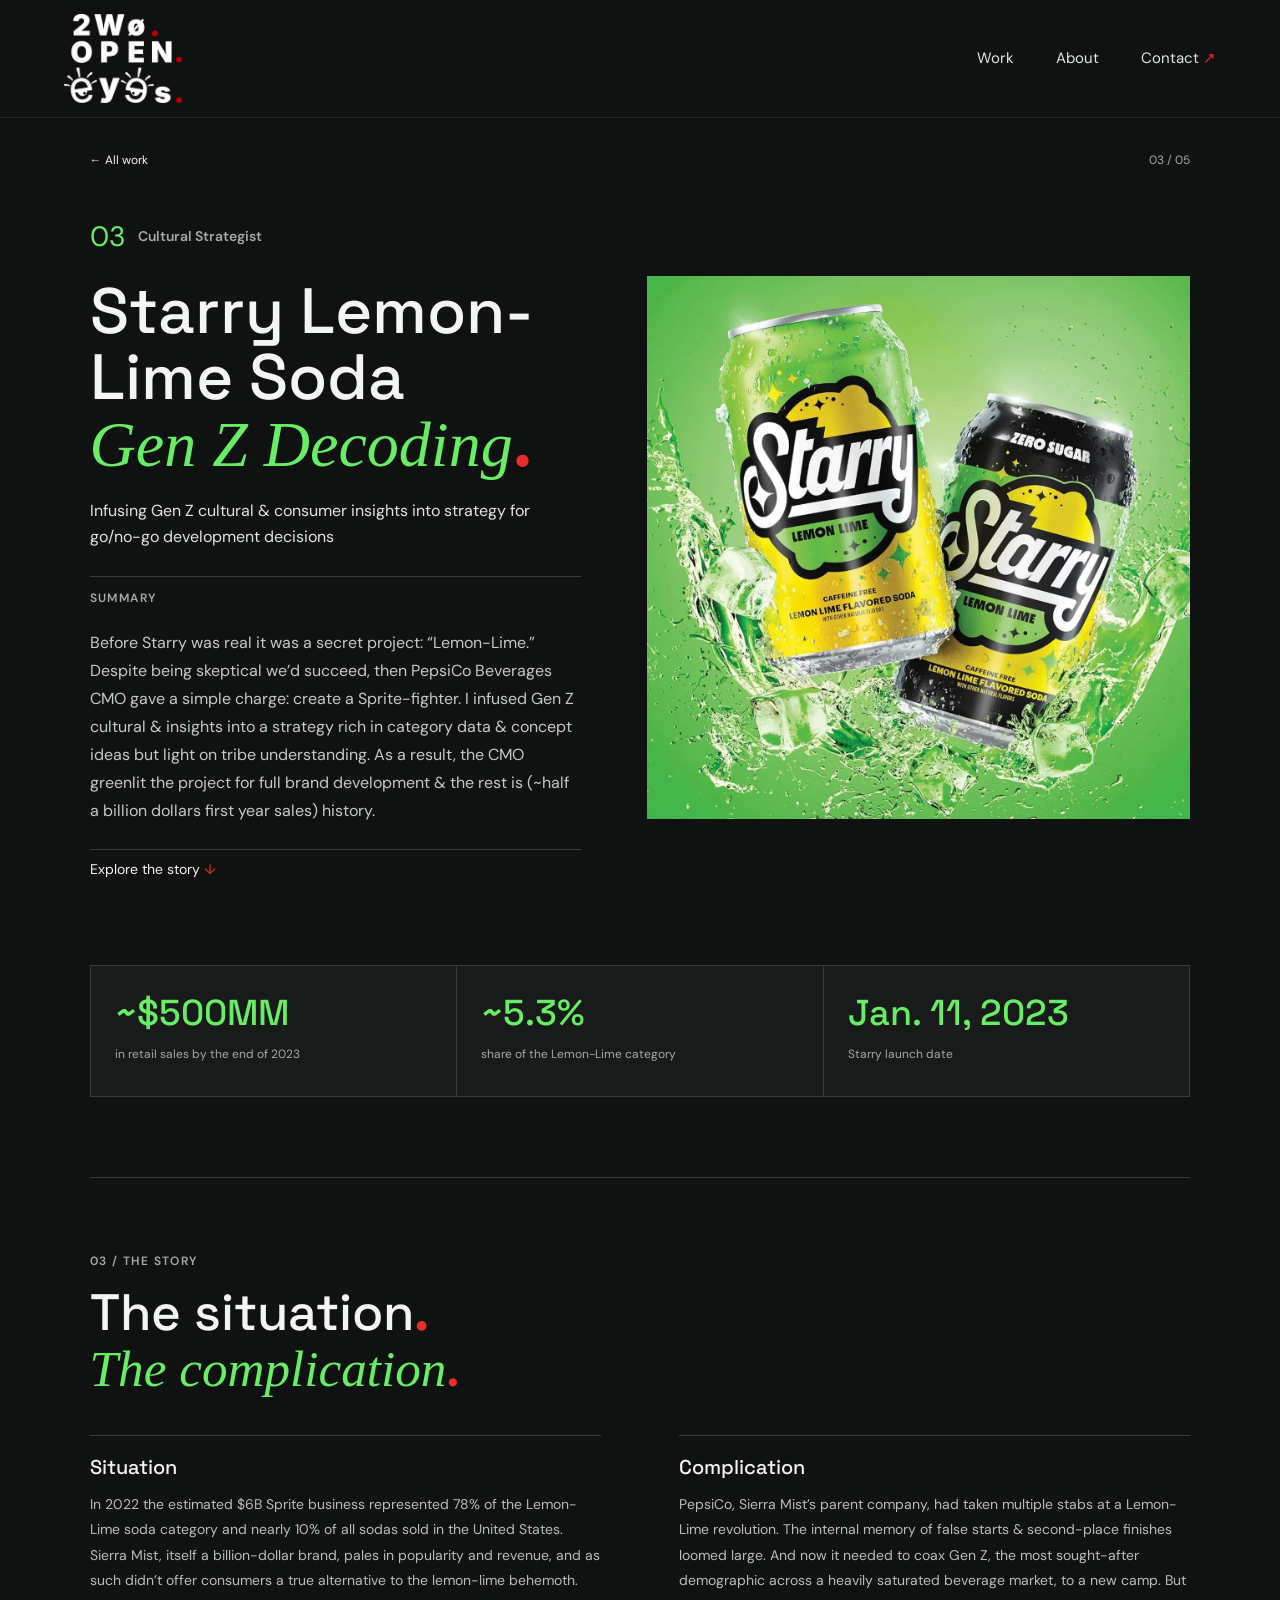
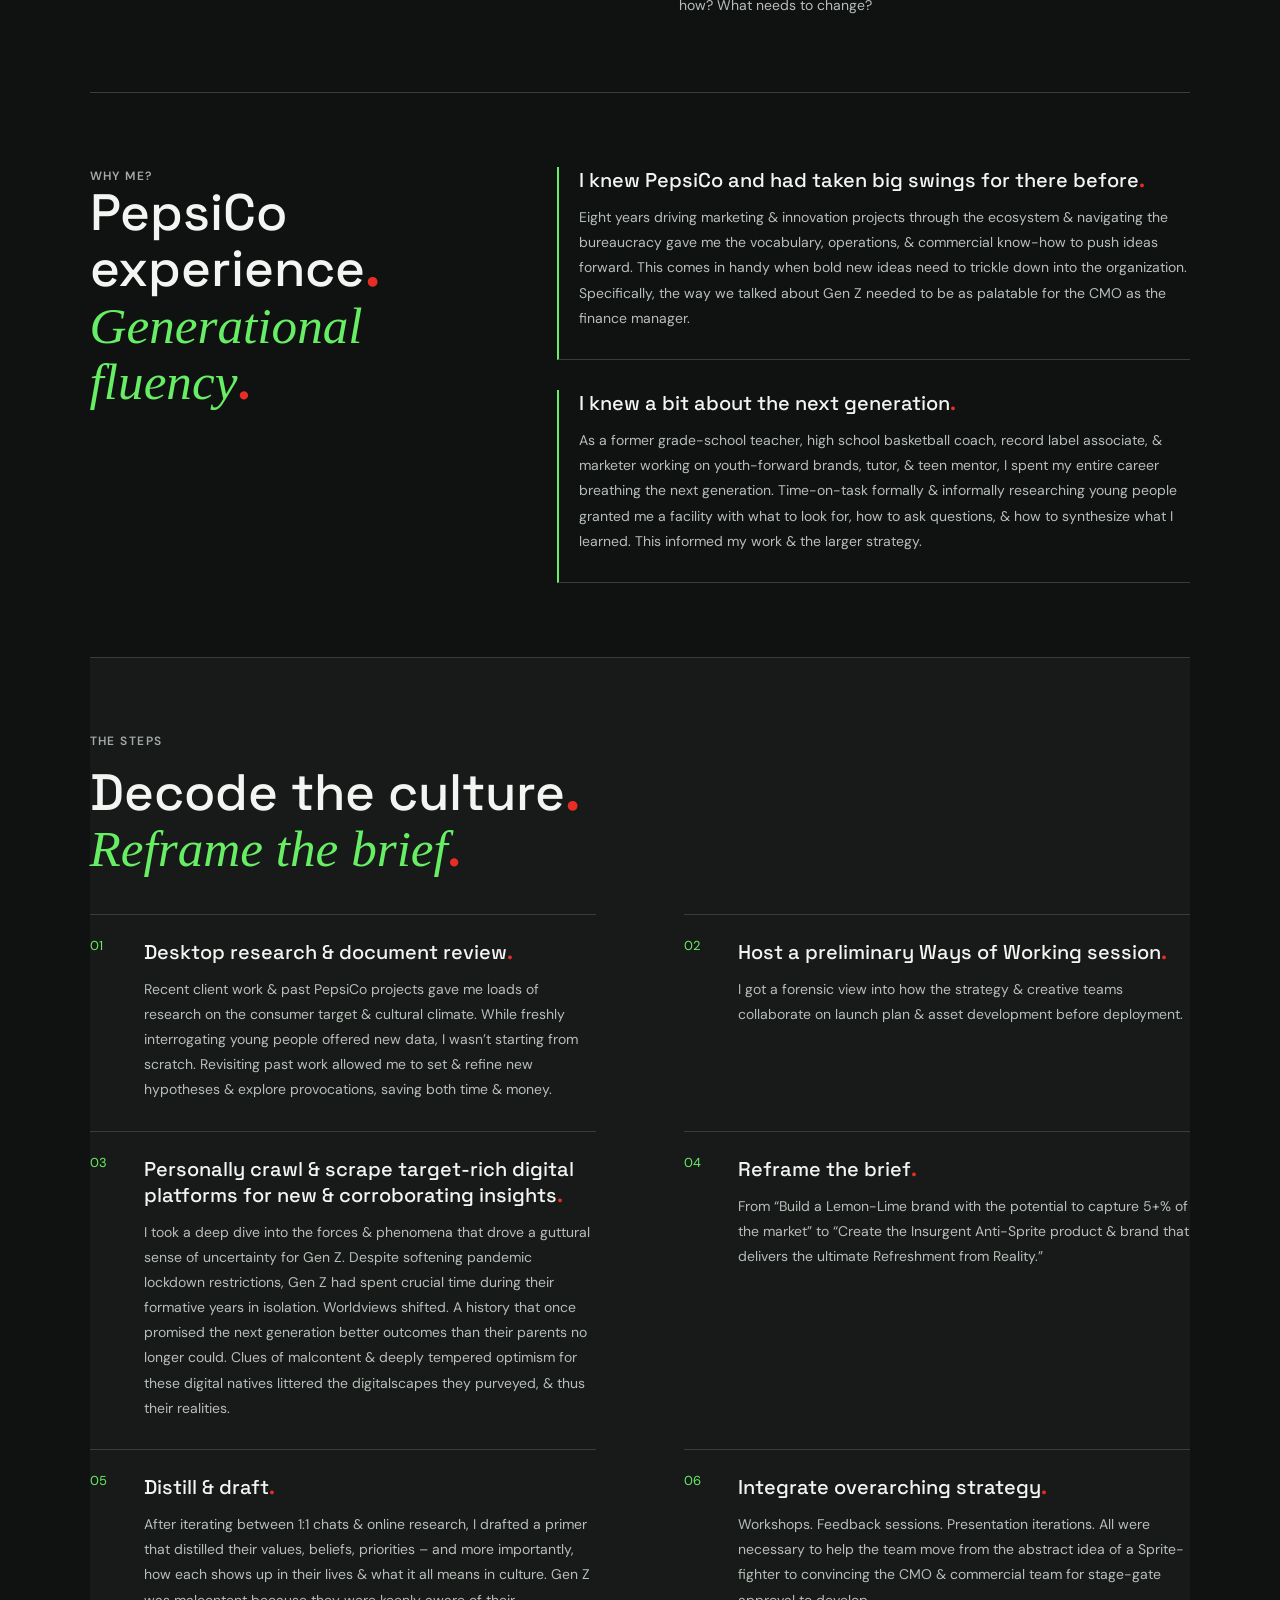
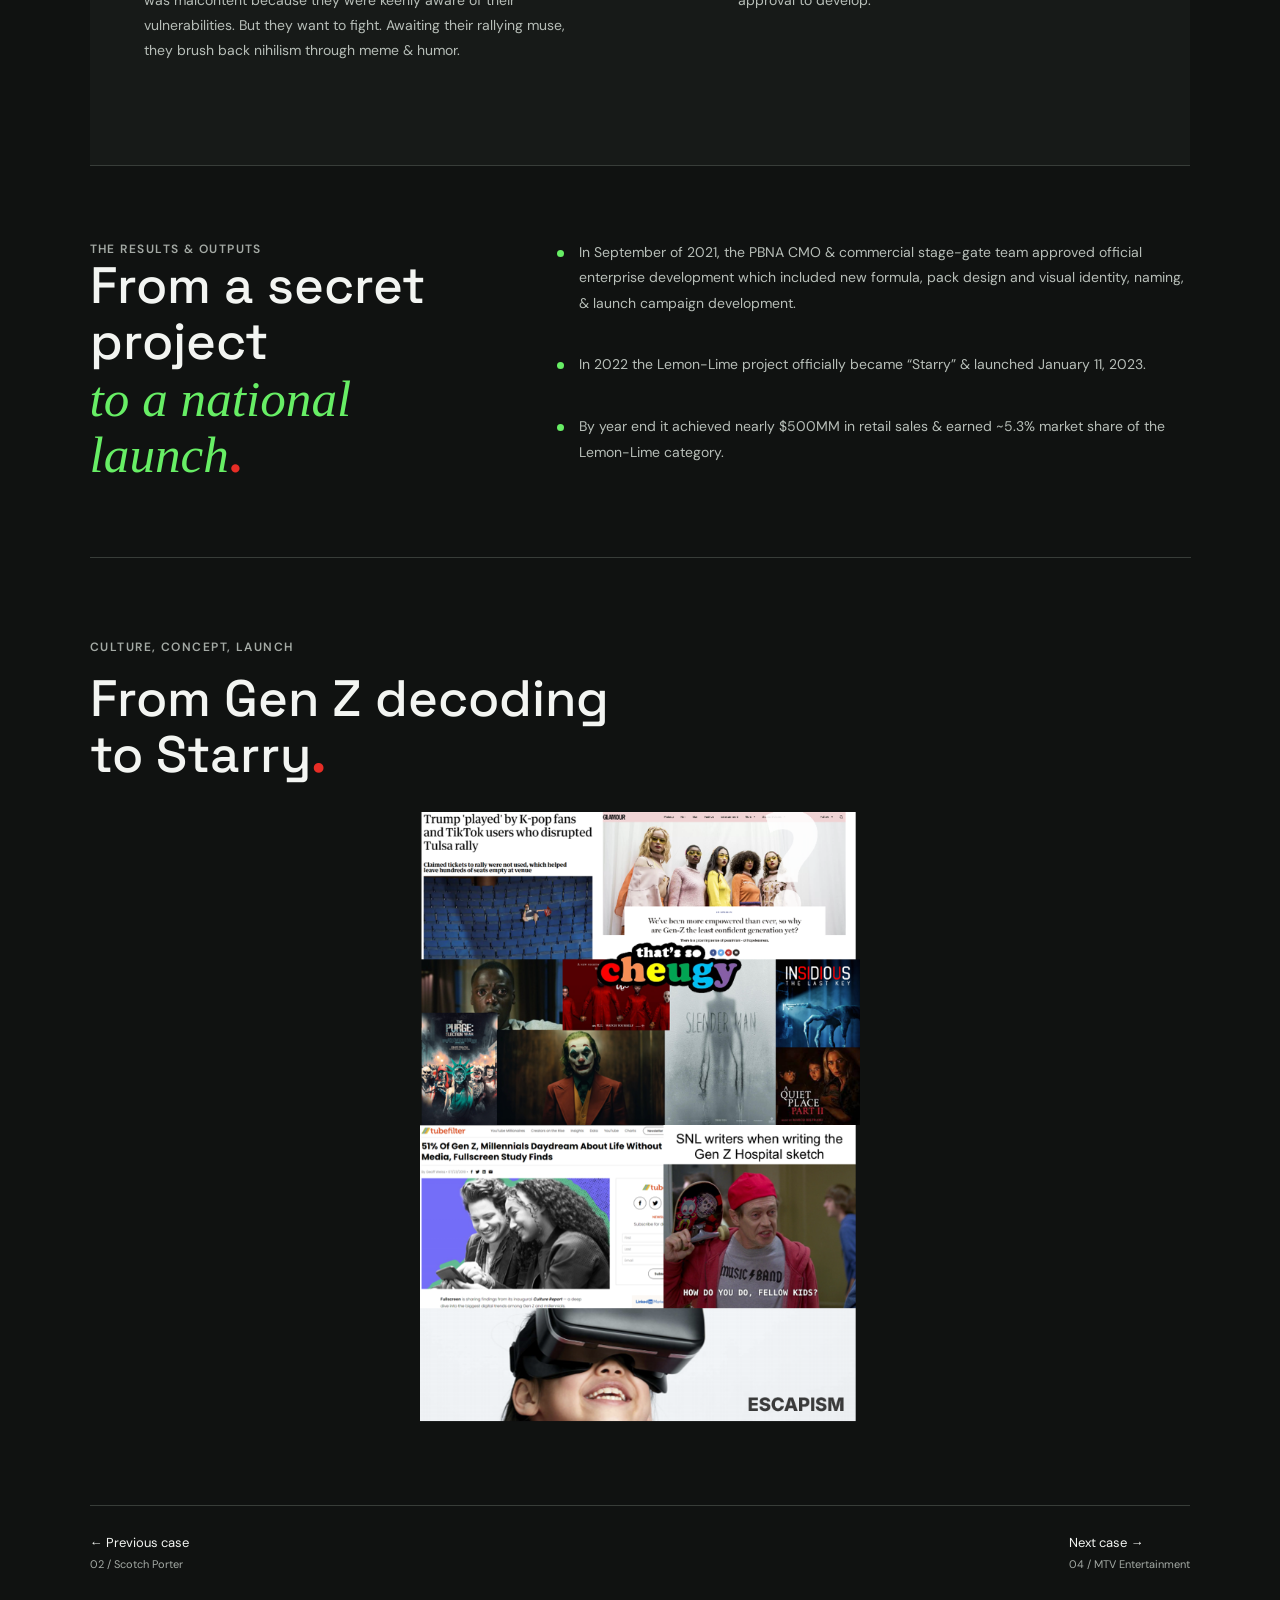
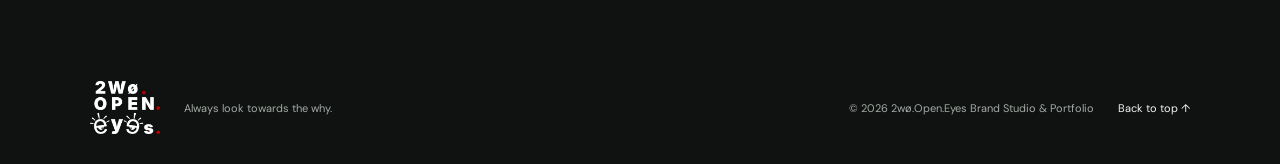
<file: cases/starry.html>
<!doctype html>
<html lang="en">
<head>
  <meta charset="utf-8">
  <meta name="viewport" content="width=device-width, initial-scale=1">
  <meta name="theme-color" content="#101211">
  <meta name="description" content="How Gen Z cultural and consumer insights helped greenlight Starry for full brand development.">
  <title>Starry Lemon-Lime Soda | 2wø.Open.Eyes Case Study</title>
  <link rel="icon" type="image/webp" href="../site-assets/web/2wo-logo.webp">
  <link rel="stylesheet" href="../styles.css?v=20261110-fonts">
  <script src="../script.js?v=20261103-17" defer></script>
</head>
<body>
  <a class="skip-link" href="#main">Skip to content</a>
  <header class="site-header">
    <a class="brand" href="../index.html#top" aria-label="2wø.Open.Eyes Brand Studio &amp; Portfolio home">
      <img src="../site-assets/web/2wo-logo.webp" alt="2wø.Open.Eyes" width="520" height="391">
    </a>
    <button class="menu-toggle" type="button" aria-expanded="false" aria-controls="primary-nav" aria-label="Open menu">
      <span></span><span></span>
    </button>
    <nav class="primary-nav" id="primary-nav" aria-label="Main navigation">
      <a href="../index.html#work">Work</a>
      <a href="../index.html#about">About</a>
      <a class="nav-contact" href="../index.html#contact">Contact <span aria-hidden="true">↗</span></a>
    </nav>
  </header>

  <main id="main" class="case-detail">
    <nav class="case-breadcrumb" aria-label="Breadcrumb">
      <a href="../index.html#work">← All work</a>
      <span>03 / 05</span>
    </nav>

    <section class="case-detail-hero" id="top" aria-labelledby="case-title">
      <div class="case-detail-hero__copy">
        <p class="case-kicker"><span>03</span> Cultural Strategist</p>
        <h1 id="case-title">Starry Lemon-Lime Soda<br><em>Gen Z Decoding</em><b class="red-period">.</b></h1>
        <p class="case-deck-line">Infusing Gen Z cultural &amp; consumer insights into strategy for go/no-go development decisions</p>
        <hr class="case-detail-divider">
        <p class="eyebrow">Summary</p>
        <p class="case-detail-summary">Before Starry was real it was a secret project: “Lemon-Lime.” Despite being skeptical we’d succeed, then PepsiCo Beverages CMO gave a simple charge: create a Sprite-fighter. I infused Gen Z cultural &amp; insights into a strategy rich in category data &amp; concept ideas but light on tribe understanding. As a result, the CMO greenlit the project for full brand development &amp; the rest is (~half a billion dollars first year sales) history.</p>
        <hr class="case-detail-divider case-detail-divider--explore">
        <a class="text-link" href="#story">Explore the story <span aria-hidden="true">↓</span></a>
      </div>
      <figure class="case-detail-hero__image">
        <img src="../site-assets/web/case-starry.webp" alt="Starry Lemon Lime and Zero Sugar soda cans" width="1300" height="1300" fetchpriority="high">
      </figure>
    </section>

    <section class="case-highlights" aria-label="Case highlights">
      <div class="case-highlight"><strong>~$500MM</strong><span>in retail sales by the end of 2023</span></div>
      <div class="case-highlight"><strong>~5.3%</strong><span>share of the Lemon-Lime category</span></div>
      <div class="case-highlight"><strong>Jan. 11, 2023</strong><span>Starry launch date</span></div>
    </section>

    <section class="case-detail-section" id="story" aria-labelledby="story-title">
      <p class="eyebrow">03 / The story</p>
      <h2 id="story-title">The situation<b class="red-period">.</b><br><em>The complication<b class="red-period">.</b></em></h2>
      <div class="case-story-grid">
        <article>
          <h3>Situation</h3>
          <p>In 2022 the estimated $6B Sprite business represented 78% of the Lemon-Lime soda category and nearly 10% of all sodas sold in the United States. Sierra Mist, itself a billion-dollar brand, pales in popularity and revenue, and as such didn’t offer consumers a true alternative to the lemon-lime behemoth.</p>
        </article>
        <article>
          <h3>Complication</h3>
          <p>PepsiCo, Sierra Mist’s parent company, had taken multiple stabs at a Lemon-Lime revolution. The internal memory of false starts &amp; second-place finishes loomed large. And now it needed to coax Gen Z, the most sought-after demographic across a heavily saturated beverage market, to a new camp. But how? What needs to change?</p>
        </article>
      </div>
    </section>

    <section class="case-detail-section case-why" aria-labelledby="why-title">
      <div class="case-why-intro">
        <p class="eyebrow">Why me?</p>
        <h2 id="why-title">PepsiCo experience<b class="red-period">.</b><br><em>Generational fluency<b class="red-period">.</b></em></h2>
      </div>
      <div class="case-why-list">
        <article>
          <h3>I knew PepsiCo and had taken big swings for there before<b class="red-period">.</b></h3>
          <p>Eight years driving marketing &amp; innovation projects through the ecosystem &amp; navigating the bureaucracy gave me the vocabulary, operations, &amp; commercial know-how to push ideas forward. This comes in handy when bold new ideas need to trickle down into the organization. Specifically, the way we talked about Gen Z needed to be as palatable for the CMO as the finance manager.</p>
        </article>
        <article>
          <h3>I knew a bit about the next generation<b class="red-period">.</b></h3>
          <p>As a former grade-school teacher, high school basketball coach, record label associate, &amp; marketer working on youth-forward brands, tutor, &amp; teen mentor, I spent my entire career breathing the next generation. Time-on-task formally &amp; informally researching young people granted me a facility with what to look for, how to ask questions, &amp; how to synthesize what I learned. This informed my work &amp; the larger strategy.</p>
        </article>
      </div>
    </section>

    <section class="case-detail-section case-process" aria-labelledby="steps-title">
      <p class="eyebrow">The steps</p>
      <h2 id="steps-title">Decode the culture<b class="red-period">.</b><br><em>Reframe the brief<b class="red-period">.</b></em></h2>
      <ol class="case-process-list">
        <li>
          <h3>Desktop research &amp; document review<b class="red-period">.</b></h3>
          <p>Recent client work &amp; past PepsiCo projects gave me loads of research on the consumer target &amp; cultural climate. While freshly interrogating young people offered new data, I wasn’t starting from scratch. Revisiting past work allowed me to set &amp; refine new hypotheses &amp; explore provocations, saving both time &amp; money.</p>
        </li>
        <li>
          <h3>Host a preliminary Ways of Working session<b class="red-period">.</b></h3>
          <p>I got a forensic view into how the strategy &amp; creative teams collaborate on launch plan &amp; asset development before deployment.</p>
        </li>
        <li>
          <h3>Personally crawl &amp; scrape target-rich digital platforms for new &amp; corroborating insights<b class="red-period">.</b></h3>
          <p>I took a deep dive into the forces &amp; phenomena that drove a guttural sense of uncertainty for Gen Z. Despite softening pandemic lockdown restrictions, Gen Z had spent crucial time during their formative years in isolation. Worldviews shifted. A history that once promised the next generation better outcomes than their parents no longer could. Clues of malcontent &amp; deeply tempered optimism for these digital natives littered the digitalscapes they purveyed, &amp; thus their realities.</p>
        </li>
        <li>
          <h3>Reframe the brief<b class="red-period">.</b></h3>
          <p>From “Build a Lemon-Lime brand with the potential to capture 5+% of the market” to “Create the Insurgent Anti-Sprite product &amp; brand that delivers the ultimate Refreshment from Reality.”</p>
        </li>
        <li>
          <h3>Distill &amp; draft<b class="red-period">.</b></h3>
          <p>After iterating between 1:1 chats &amp; online research, I drafted a primer that distilled their values, beliefs, priorities – and more importantly, how each shows up in their lives &amp; what it all means in culture. Gen Z was malcontent because they were keenly aware of their vulnerabilities. But they want to fight. Awaiting their rallying muse, they brush back nihilism through meme &amp; humor.</p>
        </li>
        <li>
          <h3>Integrate overarching strategy<b class="red-period">.</b></h3>
          <p>Workshops. Feedback sessions. Presentation iterations. All were necessary to help the team move from the abstract idea of a Sprite-fighter to convincing the CMO &amp; commercial team for stage-gate approval to develop.</p>
        </li>
      </ol>
    </section>

    <section class="case-detail-section case-results" aria-labelledby="results-title">
      <div>
        <p class="eyebrow">The results &amp; outputs</p>
        <h2 id="results-title">From a secret project<br><em>to a national launch<b class="red-period">.</b></em></h2>
      </div>
      <ul class="case-results-list">
        <li>In September of 2021, the PBNA CMO &amp; commercial stage-gate team approved official enterprise development which included new formula, pack design and visual identity, naming, &amp; launch campaign development.</li>
        <li>In 2022 the Lemon-Lime project officially became “Starry” &amp; launched January 11, 2023.</li>
        <li>By year end it achieved nearly $500MM in retail sales &amp; earned ~5.3% market share of the Lemon-Lime category.</li>
      </ul>
    </section>

    <section class="case-gallery" aria-labelledby="gallery-title">
      <p class="eyebrow">Culture, concept, launch</p>
      <h2 id="gallery-title">From Gen Z decoding<br><em>to Starry<b class="red-period">.</b></em></h2>
      <div class="case-collage case-collage--starry" aria-label="Starry slide 14 cultural research collage">
        <figure><img src="../site-assets/media/image63.png" alt="Starry Gen Z decoding research collage" loading="lazy" decoding="async"></figure>
      </div>
    </section>

    <nav class="case-next" aria-label="Case navigation">
      <a href="scotch-porter.html">← Previous case<span>02 / Scotch Porter</span></a>
      <a href="mtv-entertainment.html">Next case →<span>04 / MTV Entertainment</span></a>
    </nav>
  </main>

  <footer class="site-footer">
    <a class="footer-brand" href="../index.html#top"><img src="../site-assets/web/2wo-logo.webp" alt="2wø.Open.Eyes"></a>
    <p>Always look towards the why.</p>
    <span>© 2026 2wø.Open.Eyes Brand Studio &amp; Portfolio</span>
    <a href="#top" class="back-top">Back to top ↑</a>
  </footer>
</body>
</html>
</file>
<file: styles.css>
@font-face {
  font-family: 'DM Sans';
  font-style: normal;
  font-weight: 400 700;
  font-display: swap;
  src: url('site-assets/fonts/dm-sans-latin-ext.woff2') format('woff2');
  unicode-range: U+0100-02BA, U+02BD-02C5, U+02C7-02CC, U+02CE-02D7, U+02DD-02FF, U+0304, U+0308, U+0329, U+1D00-1DBF, U+1E00-1E9F, U+1EF2-1EFF, U+2020, U+20A0-20AB, U+20AD-20C4, U+2113, U+2C60-2C7F, U+A720-A7FF;
}

@font-face {
  font-family: 'DM Sans';
  font-style: normal;
  font-weight: 400 700;
  font-display: swap;
  src: url('site-assets/fonts/dm-sans-latin.woff2') format('woff2');
  unicode-range: U+0000-00FF, U+0131, U+0152-0153, U+02BB-02BC, U+02C6, U+02DA, U+02DC, U+0304, U+0308, U+0329, U+2000-206F, U+20AC, U+2122, U+2191, U+2193, U+2212, U+2215, U+FEFF, U+FFFD;
}

@font-face {
  font-family: 'Space Grotesk';
  font-style: normal;
  font-weight: 400 700;
  font-display: swap;
  src: url('site-assets/fonts/space-grotesk-vietnamese.woff2') format('woff2');
  unicode-range: U+0102-0103, U+0110-0111, U+0128-0129, U+0168-0169, U+01A0-01A1, U+01AF-01B0, U+0300-0301, U+0303-0304, U+0308-0309, U+0323, U+0329, U+1EA0-1EF9, U+20AB;
}

@font-face {
  font-family: 'Space Grotesk';
  font-style: normal;
  font-weight: 400 700;
  font-display: swap;
  src: url('site-assets/fonts/space-grotesk-latin-ext.woff2') format('woff2');
  unicode-range: U+0100-02BA, U+02BD-02C5, U+02C7-02CC, U+02CE-02D7, U+02DD-02FF, U+0304, U+0308, U+0329, U+1D00-1DBF, U+1E00-1E9F, U+1EF2-1EFF, U+2020, U+20A0-20AB, U+20AD-20C4, U+2113, U+2C60-2C7F, U+A720-A7FF;
}

@font-face {
  font-family: 'Space Grotesk';
  font-style: normal;
  font-weight: 400 700;
  font-display: swap;
  src: url('site-assets/fonts/space-grotesk-latin.woff2') format('woff2');
  unicode-range: U+0000-00FF, U+0131, U+0152-0153, U+02BB-02BC, U+02C6, U+02DA, U+02DC, U+0304, U+0308, U+0329, U+2000-206F, U+20AC, U+2122, U+2191, U+2193, U+2212, U+2215, U+FEFF, U+FFFD;
}

:root {
  color-scheme: dark;
  --ink: #101211;
  --ink-raised: #181b19;
  --paper: #f3f5f2;
  --muted: #a4aaa5;
  --line: #383d39;
  --green: #67ee65;
  --red: #e72d26;
  --content: 1240px;
  font-family: 'DM Sans', 'Segoe UI', sans-serif;
  font-synthesis: none;
  text-rendering: optimizeLegibility;
}

* { box-sizing: border-box; }
html { scroll-behavior: smooth; scroll-padding-top: 124px; }
body { margin: 0; background: var(--ink); color: var(--paper); }
img, video { display: block; max-width: 100%; }
a { color: inherit; text-decoration: none; }
a:hover, a:focus-visible { color: var(--green); }
button { color: inherit; font: inherit; }
::selection { color: var(--ink); background: var(--green); }

.skip-link {
  position: fixed;
  z-index: 20;
  top: 10px;
  left: 10px;
  padding: 12px 16px;
  transform: translateY(-160%);
  background: var(--green);
  color: var(--ink);
}
.skip-link:focus { transform: translateY(0); }

.site-header {
  position: sticky;
  z-index: 10;
  top: 0;
  display: flex;
  align-items: center;
  justify-content: space-between;
  min-height: 88px;
  padding: 14px max(5vw, calc((100vw - var(--content)) / 2));
  border-bottom: 1px solid rgba(255,255,255,.08);
  background: rgba(16,18,17,.94);
  backdrop-filter: blur(14px);
}
.brand { display: inline-flex; align-items: center; width: 118px; min-height: 56px; }
.brand img, .footer-brand img { width: 100%; height: auto; }
.primary-nav { display: flex; align-items: center; gap: 42px; }
.primary-nav a { font-size: 15px; color: #e3e7e3; transition: color .2s ease; }
.primary-nav a:hover, .primary-nav a:focus-visible { color: var(--green); }
.nav-contact span, .text-link span, .social-links span, .button-outline span, .contact-email span { color: var(--red); transition: color .2s ease; }
.nav-contact:hover span, .nav-contact:focus-visible span, .text-link:hover span, .text-link:focus-visible span, .social-links a:hover span, .social-links a:focus-visible span, .button-outline:hover span, .button-outline:focus-visible span, .contact-email:hover span, .contact-email:focus-visible span { color: var(--green); }
.menu-toggle { display: none; }

.hero {
  position: relative;
  display: flex;
  min-height: min(760px, calc(100svh - 88px));
  align-items: center;
  overflow: hidden;
  padding: 110px max(7vw, calc((100vw - var(--content)) / 2));
  isolation: isolate;
}
.hero-backdrop {
  position: absolute;
  z-index: 0;
  inset: 0;
  opacity: .72;
  background:
    linear-gradient(90deg, rgba(13,16,14,.98) 0%, rgba(13,16,14,.94) 42%, rgba(13,16,14,.46) 100%),
    radial-gradient(ellipse at 78% 45%, rgba(79,142,55,.38), transparent 34%),
    linear-gradient(135deg, #121512, #242922 55%, #161a17);
}
.hero-video {
  position: absolute;
  z-index: -1;
  inset: 0;
  width: 100%;
  height: 100%;
  object-fit: cover;
  opacity: 0;
  pointer-events: none;
  transition: opacity 1s ease;
}
.hero-video.is-visible { opacity: 1; }
.hero::after {
  position: absolute;
  z-index: 0;
  right: 7%;
  bottom: -180px;
  width: 460px;
  height: 460px;
  border: 1px solid rgba(103,238,101,.26);
  border-radius: 50%;
  content: '';
}
.hero-copy { position: relative; z-index: 1; max-width: 820px; animation: reveal .8s both; }
.eyebrow, .case-kicker, .section-note {
  margin: 0;
  color: var(--muted);
  font-size: 12px;
  font-weight: 600;
  line-height: 1.5;
  text-transform: uppercase;
}
.eyebrow { letter-spacing: .12em; }
.hero h1, .work-intro h2, .contact h2 {
  margin: 20px 0 0;
  font-family: 'Space Grotesk', 'Segoe UI', sans-serif;
  font-size: 76px;
  font-weight: 600;
  line-height: 1.02;
}
.hero h1 em, .work-intro h2 em, .contact h2 em, .case-copy h3 em {
  color: var(--green);
  font-family: Georgia, 'Times New Roman', serif;
  font-weight: 400;
}
.red-period { color: var(--red); font-style: normal; }
.green-period { color: var(--green); }
.hero-description { max-width: 570px; margin: 26px 0 0; color: #c4cbc5; font-size: 17px; line-height: 1.7; }
.hero-actions { display: flex; align-items: center; gap: 28px; margin-top: 34px; }
.button { display: inline-flex; align-items: center; justify-content: center; gap: 22px; min-height: 50px; padding: 0 18px; font-size: 14px; font-weight: 600; }
.button-primary { background: var(--green); color: #101510; text-transform: capitalize; transition: color .2s ease; }
.button-primary:hover, .button-primary:focus-visible { background: var(--green); color: #fff; }
.button-outline { border: 1px solid var(--line); color: var(--paper); transition: border-color .2s ease, color .2s ease; }
.button-outline:hover, .button-outline:focus-visible { border-color: var(--green); color: var(--green); }
.text-link { padding: 12px 0; font-size: 14px; }
.hero-side-note { position: absolute; z-index: 1; right: 7%; bottom: 23%; color: rgba(243,245,242,.72); font-family: Georgia, serif; font-size: 19px; font-style: italic; line-height: 1.35; }
.scroll-cue { position: absolute; z-index: 1; bottom: 26px; left: max(7vw, calc((100vw - var(--content)) / 2)); display: flex; align-items: center; gap: 11px; color: #a4aaa5; font-size: 11px; text-transform: uppercase; letter-spacing: .1em; }
.scroll-cue span { width: 28px; height: 1px; background: var(--green); }

.section-wrap { width: min(var(--content), 86%); margin-inline: auto; }
.experience-band { overflow: hidden; padding: 13px 0; border-top: 1px solid var(--line); border-bottom: 1px solid var(--line); background: #171a18; }
.experience-rail { display: flex; width: max-content; }
.experience-logos { display: flex; width: max-content; align-items: center; margin: 0; padding: 0; list-style: none; animation: experience-marquee 59s linear infinite; }
.experience-logos li { display: flex; flex: 0 0 auto; align-items: center; justify-content: center; min-height: 74px; }
.experience-logos li:not(:first-child)::before { width: 6px; height: 6px; margin: 0 25px; border-radius: 50%; background: var(--red); content: ''; }
.experience-logos li img { width: auto; height: 58px; max-width: 190px; object-fit: contain; }
.experience-logos .experience-label { color: var(--green); font-size: 12px; font-weight: 700; letter-spacing: .12em; white-space: nowrap; }
.experience-band:hover .experience-logos, .experience-band:focus-within .experience-logos { animation-play-state: paused; }
@keyframes experience-marquee { to { transform: translateX(-50%); } }
.work-intro { display: flex; align-items: end; justify-content: space-between; gap: 40px; padding-top: 128px; padding-bottom: 52px; }
.work-intro h2 { margin-top: 18px; font-size: 56px; }
.section-note { max-width: 230px; padding-bottom: 8px; text-transform: none; letter-spacing: 0; font-size: 15px; }
.case-index { display: flex; gap: 0; overflow-x: auto; width: min(var(--content), 86%); margin-inline: auto; padding: 0 0 26px; border-bottom: 1px solid var(--line); scrollbar-width: thin; }
.case-index a { flex: 0 0 auto; padding: 14px 19px; color: #c3c9c4; font-size: 13px; }
.case-index a:first-child { padding-left: 0; }
.case-index a span { margin-right: 9px; color: var(--green); font-size: 11px; }
.case-index a:hover, .case-index a:focus-visible { color: var(--green); }

.case-study {
  display: block;
  width: min(var(--content), 86%);
  margin: 0 auto;
  padding: 100px 0;
  border-bottom: 1px solid var(--line);
  scroll-margin-top: 90px;
}
.case-overview { display: grid; grid-template-columns: minmax(0, 1.06fr) minmax(350px, .94fr); grid-template-rows: auto auto; align-items: start; column-gap: 7%; }
.case-study.case-reverse .case-visual { grid-column: 2; }
.case-study.case-reverse .case-copy-content, .case-study.case-reverse .case-view-button { grid-column: 1; }
.case-visual { position: relative; min-width: 0; min-height: 0; overflow: hidden; background: transparent; }
.case-overview > .case-visual { grid-column: 1; grid-row: 1; height: 100%; }
.case-visual img { position: absolute; inset: 0; width: 100%; height: 100%; object-fit: cover; transition: transform .6s cubic-bezier(.2,.7,.25,1); }
#caffe .case-visual img { object-position: 50% center; }
.case-visual video { width: 100%; height: auto; aspect-ratio: 16 / 9; background: #050605; object-fit: contain; }
.case-copy { display: contents; }
.case-copy-content { grid-column: 2; grid-row: 1; max-width: 590px; }
.case-kicker { display: flex; align-items: center; gap: 12px; text-transform: none; letter-spacing: 0; font-size: 14px; }
.case-kicker span { color: var(--green); font-size: 28px; font-weight: 400; }
.case-copy h3 { margin: 21px 0 0; font-family: 'Space Grotesk', 'Segoe UI', sans-serif; font-size: 42px; font-weight: 500; line-height: 1.08; }
.case-copy h3 em { display: inline-block; margin-top: 5px; }
.case-copy h3 .no-break { font-size: .84em; white-space: nowrap; }
.case-deck-line { margin: 17px 0 0; color: #e1e6e1; font-size: 16px; line-height: 1.6; }
.case-summary { margin: 20px 0 0; color: var(--muted); font-size: 14px; line-height: 1.75; }
.case-result { margin-top: 28px; padding: 18px 0 0 18px; border-top: 1px solid var(--line); border-left: 2px solid var(--green); }
.case-result p { margin: 9px 0 0; color: var(--paper); font-size: 14px; line-height: 1.65; }
.case-view-button { grid-column: 2; grid-row: 2; justify-self: start; margin-top: 24px; }
.case-media { width: min(100%, 860px); margin: 50px auto 0; }
.case-media video { width: 100%; max-height: 520px; aspect-ratio: 16 / 9; background: #050605; object-fit: contain; }
.case-media p { margin: 9px 0 0; color: var(--muted); font-size: 11px; text-transform: uppercase; letter-spacing: .1em; }
.case-media--pair { display: grid; grid-template-columns: repeat(2, minmax(0, 1fr)); gap: 20px; width: min(100%, 860px); margin: 28px auto 0; }
.case-media--pair figure { min-width: 0; margin: 0; }
.case-media--pair video { width: 100%; aspect-ratio: 16 / 9; background: #050605; object-fit: contain; }
.case-support { width: min(100%, 900px); margin: 50px auto 0; container-type: inline-size; }
.case-support img { width: 100%; height: auto; object-fit: contain; }
.case-support--captioned figure { width: min(48%, 440px); margin: 0; }
.case-support--captioned figcaption { margin-top: 10px; color: var(--muted); font-size: 12px; line-height: 1.5; }
.case-support--captioned .media-credit { display: block; }

.case-detail { width: 100%; }
.case-breadcrumb, .case-detail-hero, .case-detail-section, .case-highlights, .case-gallery, .case-feature-media, .case-next { width: min(var(--content), 86%); margin-inline: auto; }
.case-breadcrumb { display: flex; justify-content: space-between; gap: 20px; margin-top: 34px; color: var(--muted); font-size: 12px; }
.case-breadcrumb a { color: var(--paper); }
.case-breadcrumb a:hover, .case-breadcrumb a:focus-visible { color: var(--green); }
.case-detail-hero { display: grid; grid-template-columns: minmax(0, .95fr) minmax(0, 1.05fr); align-items: center; gap: 6%; padding-top: 48px; padding-bottom: 86px; }
.case-detail-hero__copy { max-width: 610px; }
.case-detail-hero h1 { margin: 20px 0 0; font-family: 'Space Grotesk', 'Segoe UI', sans-serif; font-size: clamp(42px, 5vw, 70px); font-weight: 500; line-height: 1.04; }
.case-detail-hero h1 em, .case-detail-section h2 em { color: var(--green); font-family: Georgia, 'Times New Roman', serif; font-weight: 400; }
.case-detail-hero h1 .no-break { font-size: .78em; }
.case-detail-hero__copy .case-deck-line { max-width: 540px; margin-top: 20px; }
.case-detail-divider { width: 100%; margin: 26px 0 12px; border: 0; border-top: 1px solid var(--line); }
.case-detail-divider--explore { margin: 24px 0 8px; }
.case-detail-summary { max-width: 590px; margin: 22px 0 0; color: #c4cbc5; font-size: 16px; line-height: 1.75; }
.case-detail-hero__image { min-width: 0; margin: 0; background: transparent; }
.case-detail-hero__image img { width: 100%; height: auto; object-fit: contain; }
.case-detail-hero__image video { width: 100%; height: auto; aspect-ratio: 16 / 9; background: #050605; object-fit: contain; }
.case-highlights { display: grid; grid-template-columns: repeat(3, minmax(0, 1fr)); margin-bottom: 80px; border: 1px solid var(--line); background: var(--line); gap: 1px; }
.case-highlight { min-height: 130px; padding: 24px; background: var(--ink-raised); }
.case-highlight strong { display: block; color: var(--green); font-family: 'Space Grotesk', 'Segoe UI', sans-serif; font-size: clamp(23px, 3vw, 36px); font-weight: 500; }
.case-highlight span { display: block; margin-top: 9px; color: var(--muted); font-size: 12px; line-height: 1.5; }
.case-detail-section { padding: 74px 0; border-top: 1px solid var(--line); scroll-margin-top: 108px; }
.case-detail-section > .eyebrow, .case-gallery > .eyebrow, .case-feature-media > .eyebrow { margin-bottom: 15px; }
.case-detail-section h2, .case-gallery h2 { max-width: 700px; margin: 0; font-family: 'Space Grotesk', 'Segoe UI', sans-serif; font-size: clamp(34px, 4vw, 52px); font-weight: 500; line-height: 1.1; }
.case-story-grid { display: grid; grid-template-columns: repeat(2, minmax(0, 1fr)); gap: 34px 7%; margin-top: 38px; }
.case-story-grid article { padding-top: 18px; border-top: 1px solid var(--line); }
.case-story-grid h3, .case-why-list h3, .case-process-list h3 { margin: 0 0 12px; font-family: 'Space Grotesk', 'Segoe UI', sans-serif; font-size: 20px; font-weight: 500; }
.case-story-grid p, .case-why-list p, .case-process-list p, .case-results-list li { margin: 0; color: #b7beb8; font-size: 14px; line-height: 1.8; }
.case-why { display: grid; grid-template-columns: minmax(220px, .75fr) minmax(0, 1.25fr); gap: 8%; }
.case-why-intro { align-self: start; position: sticky; top: 125px; }
.case-why-list { display: grid; gap: 30px; }
.case-why-list article { padding: 0 0 28px 20px; border-left: 2px solid var(--green); border-bottom: 1px solid var(--line); }
.case-why-list h3 { color: var(--paper); }
.case-process { background: #171a18; }
.case-process-list { display: grid; grid-template-columns: repeat(2, minmax(0, 1fr)); gap: 0 8%; margin: 36px 0 0; padding: 0; list-style: none; counter-reset: process; }
.case-process-list li { position: relative; min-height: 170px; padding: 24px 0 28px 54px; border-top: 1px solid var(--line); counter-increment: process; }
.case-process-list li::before { position: absolute; top: 22px; left: 0; color: var(--green); content: counter(process, decimal-leading-zero); font-size: 13px; }
.case-process-note { max-width: 860px; margin: 26px 0 0; color: var(--muted); font-size: 13px; line-height: 1.7; }
.case-process-list p.case-quote { margin: 18px 0 0; padding: 12px 0 12px 16px; border-left: 1px solid var(--green); color: var(--paper); font-family: Georgia, 'Times New Roman', serif; font-size: 15px; }
.case-results { display: grid; grid-template-columns: minmax(220px, .75fr) minmax(0, 1.25fr); gap: 8%; }
.case-results-list { display: grid; gap: 18px; margin: 0; padding: 0; list-style: none; }
.case-results-list li { position: relative; padding-left: 22px; }
.case-results-list li::before { position: absolute; top: .7em; left: 0; width: 7px; height: 7px; border-radius: 50%; background: var(--green); content: ''; }
.case-gallery { container-type: inline-size; padding-top: 80px; padding-bottom: 78px; border-top: 1px solid var(--line); }
.case-gallery-grid { display: grid; grid-template-columns: repeat(2, minmax(0, 1fr)); align-items: start; gap: 20px; margin-top: 34px; }
.case-gallery-grid--verto { grid-template-columns: minmax(0, 1fr); max-width: 860px; }
.case-gallery-grid figure { min-width: 0; margin: 0; padding: 12px; background: #191d1a; }
.case-gallery-grid img { width: 100%; height: auto; background: #202420; }
.case-gallery-grid--verto .pepsi-photo img { width: min(100%, 520px); background: transparent; }
.case-gallery-grid video { width: 100%; height: auto; aspect-ratio: 16 / 9; background: #050605; object-fit: contain; }
.case-gallery-grid figcaption { margin-top: 10px; color: var(--muted); font-size: 11px; line-height: 1.5; }
.case-collage { display: grid; gap: clamp(4px, 1.7cqw, 22px); margin-top: 28px; }
.case-collage figure { display: flex; min-width: 0; min-height: 0; align-items: center; justify-content: center; overflow: hidden; margin: 0; background: #191d1a; }
.case-collage img { width: 100%; height: 100%; object-fit: contain; background: #101211; }
.case-collage-credit, .media-credit { margin: 9px 0 0; color: var(--muted); font-size: 11px; line-height: 1.5; }
.case-collage--caffe { position: relative; display: block; overflow: hidden; aspect-ratio: 300.6 / 378.5; }
.case-collage--caffe .caffe-billboard { position: absolute; top: 0; left: 0; width: 75.8%; height: 84.9%; }
.caffe-creator-stack, .caffe-logo-row { display: contents; }
.case-collage--caffe .caffe-reel-first { position: absolute; top: 0; left: 79.4%; width: 18.7%; height: 29.8%; }
.case-collage--caffe .caffe-reel-second { position: absolute; top: 30.4%; left: 79.1%; width: 18.7%; height: 29.8%; }
.case-collage--caffe .caffe-reel-third { position: absolute; top: 60.9%; left: 78.2%; width: 19.9%; height: 25.4%; }
.case-collage--caffe .caffe-logo-row img { position: absolute; top: 87.3%; height: 12.7%; object-fit: contain; background: transparent; }
.case-collage--caffe .caffe-logo-ibotta { left: .3%; width: 28.4%; }
.case-collage--caffe .caffe-logo-retail { left: 30.3%; width: 7.8%; }
.case-collage--caffe .caffe-logo-mobile { left: 39.6%; width: 24.4%; }
.case-collage--caffe .caffe-logo-activation { left: 65.6%; width: 21.7%; }
.case-collage--caffe .caffe-logo-display { left: 90.7%; width: 9.3%; }
.case-collage--scotch-10 { grid-template-columns: repeat(2, minmax(0, 1fr)); grid-template-rows: 2.14fr 1.31fr 1.85fr; grid-template-areas: "feature feature" "left right" "bottom bottom"; gap: clamp(4px, .8cqw, 8px); aspect-ratio: 4.04 / 5.46; align-items: stretch; }
.case-collage--scotch-10 .scotch-10-feature { grid-area: feature; }
.case-collage--scotch-10 .scotch-10-left { grid-area: left; }
.case-collage--scotch-10 .scotch-10-right { grid-area: right; }
.case-collage--scotch-10 .scotch-10-bottom { grid-area: bottom; }
.case-collage--scotch-11 { width: min(100%, 640px); margin-inline: auto; grid-template-columns: 48.9% 48.9%; grid-template-rows: 26.3% 70.7%; grid-template-areas: "left right" "feature feature"; justify-content: space-between; align-content: space-between; gap: 0; aspect-ratio: 599 / 772; align-items: stretch; }
.case-collage--scotch-11 img { object-fit: cover; background: transparent; }
.case-collage--scotch-11 .scotch-11-left { grid-area: left; }
.case-collage--scotch-11 .scotch-11-right { grid-area: right; }
.case-collage--scotch-11 .scotch-11-feature { grid-area: feature; }
.case-collage--starry { display: block; width: min(100%, 440px); margin-inline: auto; }
.case-collage--starry figure { overflow: visible; background: transparent; }
.case-collage--starry img { width: 100%; height: auto; background: transparent; }
.case-collage--mtv { grid-template-columns: repeat(2, minmax(0, 1fr)); grid-template-rows: 1fr 2.17fr 1.56fr; gap: 0; aspect-ratio: 4.05 / 5.3; }
.case-collage--mtv .mtv-top-left { grid-column: 1; grid-row: 1; }
.case-collage--mtv .mtv-top-right { grid-column: 2; grid-row: 1; }
.case-collage--mtv .mtv-left-tall { grid-column: 1; grid-row: 2; }
.case-collage--mtv .mtv-right-stack { display: grid; grid-column: 2; grid-row: 2; grid-template-rows: 1fr 1.04fr; gap: 0; }
.case-collage--mtv .mtv-bottom { grid-column: 1 / -1; grid-row: 3; }
.case-collage--pepsi { grid-template-columns: repeat(2, minmax(0, 1fr)); grid-template-areas: "trailer trailer" "left right"; align-items: stretch; }
.case-collage--pepsi .pepsi-trailer { grid-area: trailer; }
.case-collage--pepsi .pepsi-left { grid-area: left; }
.case-collage--pepsi .pepsi-right { grid-area: right; }
.case-collage video { width: 100%; height: 100%; aspect-ratio: auto; background: #101211; object-fit: cover; }
.case-collage--mtv-awards { grid-template-columns: repeat(2, minmax(0, 1fr)); gap: 0; aspect-ratio: 613 / 421; }
.case-collage--mtv-awards figure { background: #000; }
.case-collage--mtv-awards img { object-fit: contain; background: #000; }
.case-feature-media { padding: 0 0 78px; }
.case-feature-media video { width: 100%; max-height: 650px; aspect-ratio: 16 / 9; background: #050605; object-fit: contain; }
.case-feature-media > p:last-child { margin: 9px 0 0; color: var(--muted); font-size: 12px; }
.case-next { display: flex; align-items: center; justify-content: space-between; gap: 24px; padding: 28px 0 80px; border-top: 1px solid var(--line); }
.case-next a { color: var(--paper); font-size: 13px; }
.case-next a:hover, .case-next a:focus-visible { color: var(--green); }
.case-next a span { display: block; margin-top: 6px; color: var(--muted); font-size: 11px; }
.visually-hidden { position: absolute; width: 1px; height: 1px; overflow: hidden; clip: rect(0, 0, 0, 0); white-space: nowrap; clip-path: inset(50%); }

.about { display: grid; grid-template-columns: minmax(280px, .85fr) minmax(0, 1.15fr); align-items: center; gap: 50px 8%; padding-top: 140px; padding-bottom: 140px; }
.about-portrait { grid-row: span 2; max-width: 440px; justify-self: center; }
.about-portrait img { width: 100%; height: auto; object-fit: contain; filter: grayscale(1); }
.about-copy { align-self: end; }
.about-copy h2 { max-width: 650px; margin: 20px 0; font-family: 'Space Grotesk', 'Segoe UI', sans-serif; font-size: 45px; font-weight: 500; line-height: 1.12; }
.about-lead { color: var(--green); font-family: Georgia, serif; font-size: 23px; line-height: 1.4; }
.about-copy p:last-child { max-width: 570px; color: var(--muted); font-size: 15px; line-height: 1.7; }
.about-more { display: inline-flex; margin-top: 9px; color: var(--paper); }
.about-detail-layout { display: grid; grid-template-columns: minmax(0, .9fr) minmax(0, 1.1fr); align-items: start; gap: 7%; width: min(var(--content), 86%); margin-inline: auto; padding-top: 58px; padding-bottom: 90px; }
.about-detail-copy { max-width: 610px; }
.about-detail-copy h1 { margin: 20px 0 24px; font-family: 'Space Grotesk', 'Segoe UI', sans-serif; font-size: clamp(38px, 4.6vw, 62px); font-weight: 500; line-height: 1.07; }
.about-detail-copy p { margin: 0 0 22px; color: #c4cbc5; font-size: 15px; line-height: 1.75; }
.about-detail-copy .about-detail-lead { color: var(--paper); font-size: 17px; }
.about-detail-photo { position: sticky; top: 120px; margin: 0; }
.about-detail-photo img { width: 100%; height: auto; object-fit: contain; filter: grayscale(1); }
.about-art { max-width: 620px; justify-self: end; }
.about-art img { width: 100%; height: auto; object-fit: contain; }

.contact { border-top: 1px solid var(--line); background: #171a18; }
.contact-inner { padding-top: 100px; padding-bottom: 95px; }
.contact h2 { margin-top: 18px; font-size: 62px; }
.contact-email { display: inline-flex; align-items: center; gap: 18px; margin-top: 36px; padding-bottom: 8px; border-bottom: 1px solid var(--green); color: var(--green); font-size: 22px; }
.social-links { display: flex; flex-wrap: wrap; gap: 26px; margin-top: 40px; }
.social-links a { color: #ccd1cc; font-size: 13px; }
.social-links a:hover { color: var(--green); }
.site-footer { display: flex; align-items: center; justify-content: space-between; gap: 24px; padding: 30px 7%; color: var(--muted); font-size: 11px; }
.footer-brand { width: 70px; }
.site-footer p { margin: 0 auto 0 0; }
.site-footer span { white-space: nowrap; }
.back-top { color: var(--paper); white-space: nowrap; }

@keyframes reveal { from { opacity: 0; transform: translateY(18px); } to { opacity: 1; transform: translateY(0); } }

@media (max-width: 900px) {
  .site-header { min-height: 76px; }
  .hero { min-height: 660px; padding-inline: 7%; }
  .hero h1 { font-size: 62px; }
  .hero-side-note { right: 7%; bottom: 12%; }
  .case-overview { grid-template-columns: minmax(0, .8fr) minmax(0, 1.2fr); column-gap: 5%; }
  .case-copy h3 { font-size: 34px; }
  .case-detail-hero { gap: 4%; }
  .case-detail-hero h1 { font-size: clamp(36px, 5.5vw, 48px); }
  .case-why, .case-results { grid-template-columns: minmax(180px, .7fr) minmax(0, 1.3fr); gap: 6%; }
  .about { gap: 38px 6%; }
  .about-copy h2 { font-size: 37px; }
  .about-detail-layout { grid-template-columns: minmax(0, .85fr) minmax(0, 1.15fr); gap: 5%; }
}

@media (max-width: 730px) {
  .about { display: flex; flex-direction: column; align-items: stretch; gap: 27px; }
  .about-portrait { grid-row: auto; width: min(100%, 360px); align-self: center; }
  .about-detail-layout { display: flex; flex-direction: column; gap: 28px; padding-top: 36px; padding-bottom: 58px; }
  .about-detail-copy h1 { font-size: clamp(38px, 8vw, 52px); }
  .about-detail-photo { position: static; width: min(100%, 420px); align-self: center; }
  .about-art { align-self: flex-end; width: min(88%, 620px); }
  .case-detail-hero { display: flex; flex-direction: column-reverse; align-items: stretch; gap: 28px; }
  .case-detail-hero h1 { font-size: clamp(40px, 7vw, 54px); }
  .case-story-grid, .case-process-list { grid-template-columns: 1fr; }
  .case-process-list li { min-height: 0; }
}

@media (max-width: 640px) {
  html { scroll-padding-top: 96px; }
  .site-header { min-height: 72px; padding: 10px 6%; }
  .brand { width: 90px; min-height: 48px; }
  .menu-toggle { display: grid; gap: 6px; width: 44px; height: 44px; place-content: center; border: 1px solid var(--line); background: transparent; cursor: pointer; }
  .menu-toggle span { display: block; width: 19px; height: 2px; background: var(--paper); transition: transform .2s ease; }
  .menu-toggle[aria-expanded="true"] span:first-child { transform: translateY(4px) rotate(45deg); }
  .menu-toggle[aria-expanded="true"] span:last-child { transform: translateY(-4px) rotate(-45deg); }
  .primary-nav { position: absolute; top: 71px; right: 0; left: 0; display: none; align-items: stretch; gap: 0; padding: 10px 6% 20px; border-bottom: 1px solid var(--line); background: #101211; }
  .primary-nav.is-open { display: flex; flex-direction: column; }
  .primary-nav a { padding: 15px 0; border-top: 1px solid rgba(255,255,255,.08); font-size: 16px; }
  .hero { min-height: 690px; flex-direction: column; align-items: flex-start; padding: 94px 7% 90px; }
  .hero-backdrop { background: linear-gradient(180deg, rgba(13,16,14,.94), rgba(13,16,14,.86) 55%, rgba(13,16,14,.72)), radial-gradient(ellipse at 70% 58%, rgba(79,142,55,.36), transparent 44%), linear-gradient(135deg,#121512,#242922 55%,#161a17); }
  .hero-copy { width: 100%; }
  .hero::after { right: -200px; bottom: -230px; width: 370px; height: 370px; }
  .hero h1 { margin-top: 17px; font-size: clamp(36px, 12vw, 45px); line-height: 1.08; }
  .hero-description { margin-top: 20px; font-size: 15px; line-height: 1.65; }
  .hero-actions { align-items: flex-start; flex-direction: column; gap: 9px; margin-top: 25px; }
  .button { min-height: 48px; }
  .hero-side-note { position: relative; right: auto; bottom: auto; margin: 30px 0 0; font-size: 15px; }
  .scroll-cue { bottom: 25px; left: 7%; }
  .section-wrap { width: 86%; }
  .work-intro { display: block; padding-top: 78px; padding-bottom: 31px; }
  .work-intro h2 { font-size: 39px; }
  .section-note { margin-top: 18px; }
  .case-index { padding: 0 0 15px; }
  .case-index a { padding: 11px 15px; font-size: 12px; }
  .experience-band { padding: 8px 0; }
  .experience-logos li { min-height: 58px; }
  .experience-logos li:not(:first-child)::before { width: 5px; height: 5px; margin-inline: 14px; }
  .experience-logos li img { height: 47px; max-width: 130px; }
  .experience-logos .experience-label { font-size: 10px; }
  .case-study { width: 86%; padding: 66px 0; }
  .case-overview { grid-template-columns: 1fr; grid-template-rows: auto auto auto; gap: 25px; }
  .case-study.case-reverse .case-visual, .case-study.case-reverse .case-copy-content, .case-study.case-reverse .case-view-button { grid-column: 1; }
  .case-overview > .case-visual { grid-row: 1; height: auto; aspect-ratio: auto; overflow: visible; }
  .case-visual img { position: static; width: 100%; height: auto; object-fit: contain; transform: none; }
  .case-copy-content { grid-column: 1; grid-row: 2; }
  .case-view-button { grid-column: 1; grid-row: 3; margin-top: 0; }
  .case-visual { width: 100%; }
  .case-copy h3 { font-size: 32px; }
  .case-kicker span { font-size: 24px; }
  .case-deck-line { font-size: 15px; }
  .case-summary, .case-result p { font-size: 13px; }
  .case-detail-hero { padding-top: 30px; padding-bottom: 55px; }
  .case-detail-hero h1 { font-size: clamp(36px, 11vw, 47px); }
  .case-detail-summary { font-size: 14px; }
  .case-detail-hero__image { width: 100%; }
  .case-highlights { grid-template-columns: 1fr; margin-bottom: 45px; }
  .case-highlight { min-height: 0; padding: 18px 20px; }
  .case-highlight strong { font-size: 27px; }
  .case-detail-section { padding: 55px 0; }
  .case-story-grid, .case-process-list { gap: 24px; }
  .case-story-grid { margin-top: 25px; }
  .case-process-list li { min-height: 0; padding-top: 22px; padding-bottom: 8px; }
  .case-process-list li::before { top: 20px; }
  .case-why, .case-results { display: block; }
  .case-why-intro { position: static; margin-bottom: 28px; }
  .case-why-list { gap: 24px; }
  .case-gallery { padding-top: 55px; padding-bottom: 55px; }
  .case-gallery-grid { grid-template-columns: 1fr; gap: 14px; margin-top: 25px; }
  .case-collage { margin-top: 22px; }
  .case-support--captioned figure { width: min(100%, 360px); }
  .case-media--pair { grid-template-columns: 1fr; gap: 14px; }
  .case-media--pair video { min-height: 0; }
  .case-feature-media { padding-bottom: 55px; }
  .case-next { align-items: flex-start; padding-bottom: 55px; }
  .case-next a { max-width: 48%; }
  .case-media { margin-top: 7px; }
  .about { display: flex; flex-direction: column; align-items: stretch; gap: 27px; padding-top: 80px; padding-bottom: 82px; }
  .about-portrait { width: min(100%, 360px); align-self: center; }
  .about-portrait img { max-height: 490px; }
  .about-copy h2 { margin: 16px 0; font-size: 34px; }
  .about-lead { font-size: 21px; }
  .about-art { align-self: flex-end; width: 88%; }
  .contact-inner { padding-top: 74px; padding-bottom: 68px; }
  .contact h2 { font-size: 40px; }
  .contact-email { gap: 10px; margin-top: 29px; font-size: 16px; overflow-wrap: anywhere; }
  .social-links { gap: 17px; margin-top: 30px; }
  .social-links a { font-size: 12px; }
  .site-footer { display: grid; grid-template-columns: auto 1fr; gap: 14px 18px; padding: 25px 7%; }
  .footer-brand { grid-row: span 2; width: 62px; }
  .site-footer p { margin: 0; }
  .site-footer span { white-space: normal; }
  .back-top { grid-column: 2; }
}

@media (prefers-reduced-motion: reduce) {
  *, *::before, *::after { scroll-behavior: auto !important; animation-duration: .01ms !important; animation-iteration-count: 1 !important; transition-duration: .01ms !important; }
  .hero-video { display: none; }
  .experience-logos { animation: none; }
}

@media (hover: hover) and (prefers-reduced-motion: no-preference) {
  .case-visual:hover img, .case-overview:has(.case-view-button:hover) .case-visual img, .case-overview:has(.case-view-button:focus-visible) .case-visual img { transform: scale(1.035); }
}
</file>
